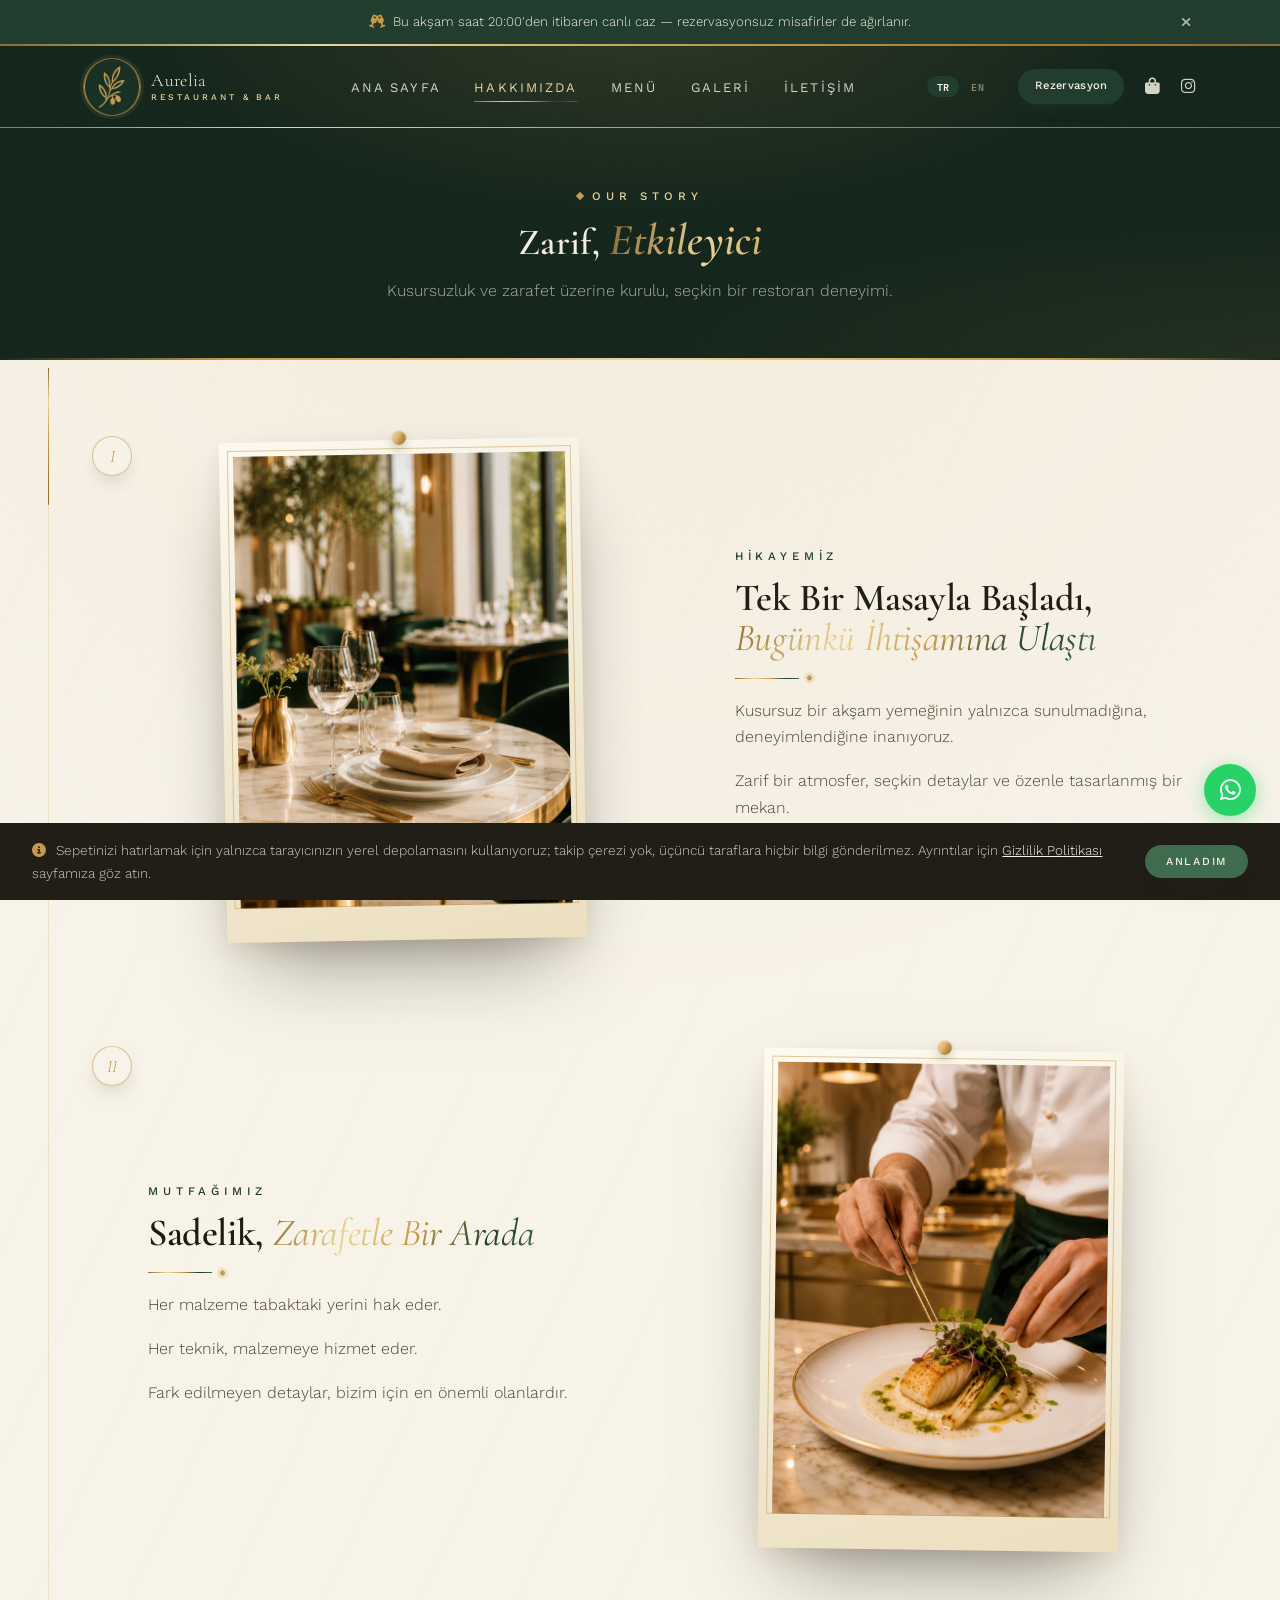
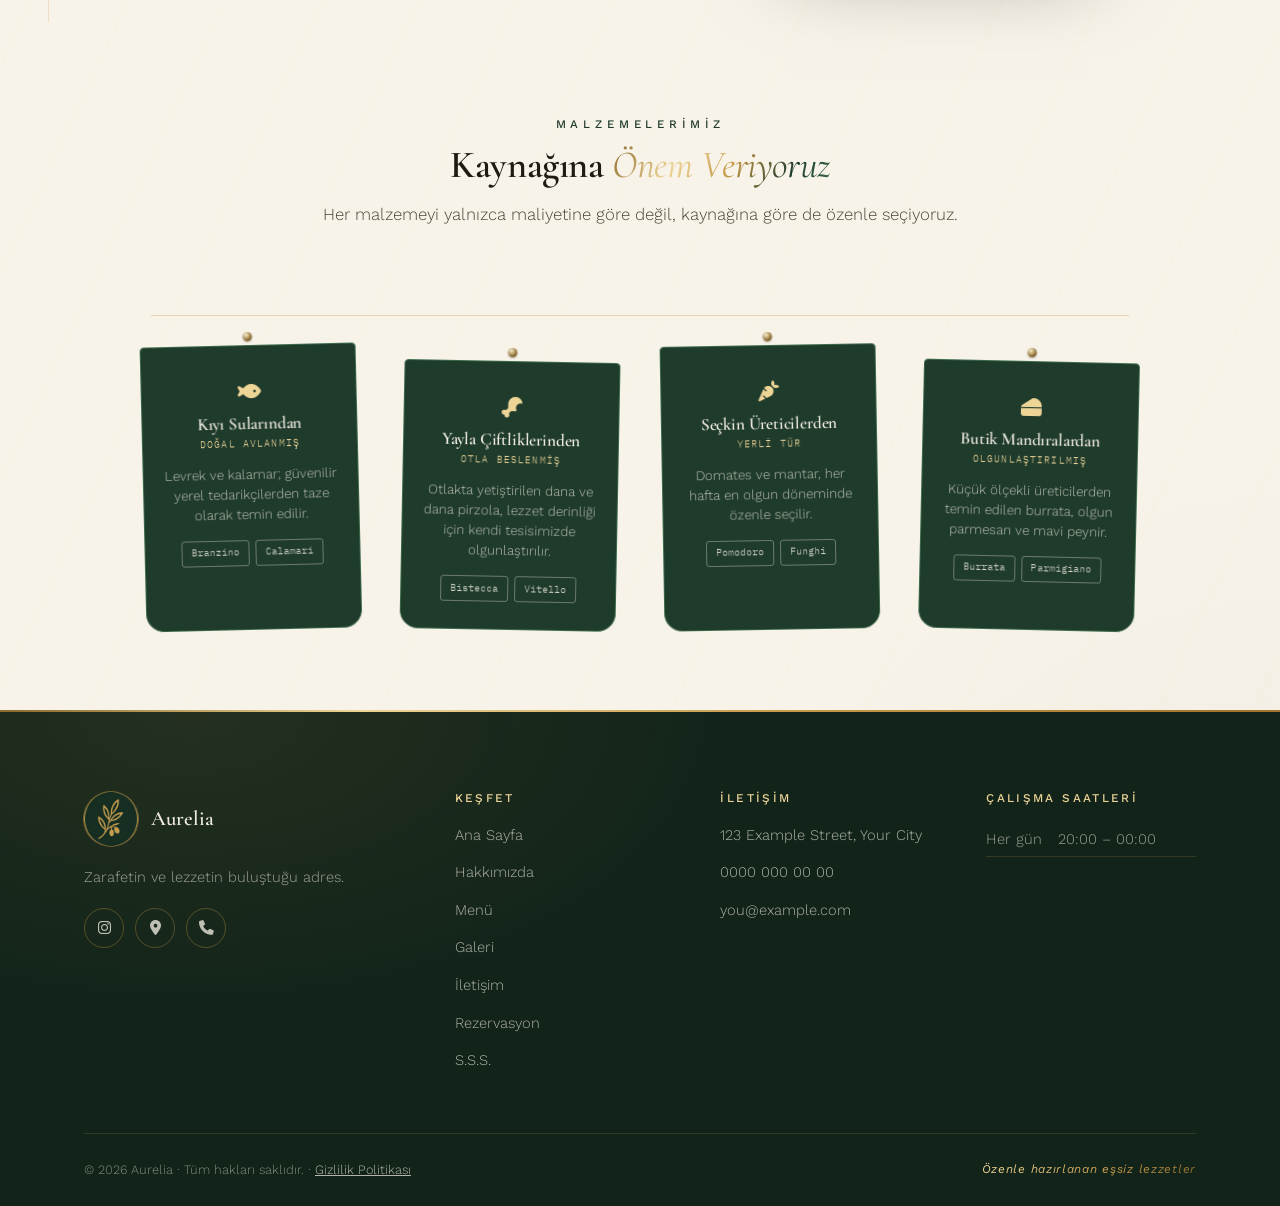
<file: about.html>
﻿<!DOCTYPE html>
<html lang="en">
<head>
<!-- © 2026 efnan.dev — All rights reserved. Licensed per LICENSE.txt; do not resell or redistribute this source as a standalone template/theme. -->
<meta charset="UTF-8">
<title>About · Aurelia</title>
<meta name="viewport" content="width=device-width, initial-scale=1.0">
<meta name="robots" content="index, follow">
<meta name="description" content="The story of Aurelia: seasonal ingredients, a chef-led kitchen, and a calm dining room in Your City.">
<meta name="theme-color" content="#F8F3E8">
<link rel="canonical" href="https://www.yourdomain.com/about.html">
<link rel="icon" href="assets/img/icon/favicon.png">
<link rel="apple-touch-icon" href="assets/img/icon/favicon.png">
<link rel="preconnect" href="https://fonts.googleapis.com">
<link rel="preconnect" href="https://fonts.gstatic.com" crossorigin>
<link href="https://fonts.googleapis.com/css2?family=Petrona:ital,wght@0,400..700;1,400..600&family=Work+Sans:wght@300;400;500;600&family=IBM+Plex+Mono:wght@400;500;600&family=Cormorant+Garamond:ital,wght@0,500;0,600;1,500;1,600&display=swap" rel="stylesheet">
<link rel="stylesheet" href="https://cdnjs.cloudflare.com/ajax/libs/font-awesome/6.5.1/css/all.min.css">
<link rel="stylesheet" href="assets/css/style.css?v=2.0">
<script type="application/ld+json">
{
  "@context":"https://schema.org",
  "@type":"Restaurant",
  "name":"Aurelia",
  "url":"https://www.yourdomain.com/",
  "telephone":"+900000000000",
  "address":{"@type":"PostalAddress","streetAddress":"123 Example Street","addressLocality":"Your City","addressCountry":"US"},
  "openingHoursSpecification":{"@type":"OpeningHoursSpecification","dayOfWeek":["Monday","Tuesday","Wednesday","Thursday","Friday","Saturday","Sunday"],"opens":"20:00","closes":"00:00"},
  "sameAs":["https://www.instagram.com/aurelia.restaurant/"]
}
</script>
</head>
<body class="has-photo-hero">

<!-- ANNOUNCEMENT BAR — edit the message below, or remove this whole block to disable -->
<div class="announce-bar">
  <div class="announce-bar-inner">
    <p><i class="fas fa-champagne-glasses"></i> <span data-i18n="announce-text">Tonight: Live Jazz from 8 PM — walk-ins welcome.</span></p>
    <button class="announce-close" aria-label="Dismiss announcement"><i class="fas fa-times"></i></button>
  </div>
</div>

<div class="loader">
  <div class="loader-icon-wrap"><img src="assets/img/icon/favicon.png" alt="Aurelia"></div>
  <span class="lname">AURELIA</span>
  <span class="loader-bar"><span></span></span>
</div>

<header class="site-header">
  <nav class="nav">
    <a href="index.html" class="brand">
      <img src="assets/img/icon/favicon.png" alt="Aurelia">
      <span class="brand-name">Aurelia<small>Restaurant & Bar</small></span>
    </a>
    <ul class="nav-links">
      <li><a href="index.html" data-i18n="nav-home">Home</a></li>
      <li><a href="about.html" class="active" data-i18n="nav-about">About</a></li>
      <li><a href="menu.html" data-i18n="nav-menu">Menu</a></li>
      <li><a href="gallery.html" data-i18n="nav-gallery">Gallery</a></li>
      <li><a href="contact.html" data-i18n="nav-contact">Contact</a></li>
    </ul>
    <div class="nav-right">
            <div class="lang-switch" role="group" aria-label="Language"><button type="button" data-lang="tr">TR</button><button type="button" data-lang="en">EN</button></div>
            <a href="reservation.html" class="nav-reserve-btn" data-i18n="nav-reserve-short">Reserve</a>
      <button class="icon-link cart-nav-btn" data-cart-open aria-label="Open cart">
        <i class="fas fa-bag-shopping"></i>
        <span class="cart-badge" style="display:none">0</span>
      </button>
<a class="icon-link" href="https://www.instagram.com/aurelia.restaurant/" target="_blank" rel="noopener" aria-label="Instagram"><i class="fab fa-instagram"></i></a>
      <button class="burger" aria-label="Menu"><span></span><span></span><span></span></button>
    </div>
  </nav>
</header>

<div class="mobile-nav">
  <button class="mobile-nav-close" aria-label="Close menu"><i class="fas fa-times"></i></button>
  <div class="mobile-nav-links">
    <a href="index.html" data-i18n="nav-home">Home</a>
    <a href="about.html" data-i18n="nav-about">About</a>
    <a href="menu.html" data-i18n="nav-menu">Menu</a>
    <a href="gallery.html" data-i18n="nav-gallery">Gallery</a>
    <a href="contact.html" data-i18n="nav-contact">Contact</a>
  </div>
  <div class="mobile-nav-foot">
    <a href="reservation.html" class="mobile-reserve-btn" data-i18n="nav-reserve">Reserve a Table</a>
    <div class="lang-switch" role="group" aria-label="Language"><button type="button" data-lang="tr">TR</button><button type="button" data-lang="en">EN</button></div>
    <div class="mobile-nav-social">
      <a href="https://www.instagram.com/aurelia.restaurant/" target="_blank" rel="noopener" aria-label="Instagram"><i class="fab fa-instagram"></i></a>
      <a href="tel:+900000000000" aria-label="Call Aurelia"><i class="fas fa-phone"></i></a>
    </div>
  </div>
</div>

<!-- PAGE HERO -->
<section class="page-hero">
  <div class="wrap">
    <span class="kicker">Our Story</span>
    <h1>
      <span data-i18n="story-title-1">Quietly</span>
      <span class="serif-italic copper-text" data-i18n="story-title-2">Exceptional</span>
    </h1>
    <p data-i18n="story-text">A neighborhood table built on patience, seasonality, and care.</p>
  </div>
</section>

<!-- STORY ARC — chapters I & II share one narrative spine -->
<section class="section wrap story-arc">
  <span class="story-progress" aria-hidden="true"></span>

  <div class="story-chapter">
    <div class="split-media reveal">
      <div class="polaroid polaroid--portrait tilt-l">
        <div class="polaroid-frame">
          <img src="assets/img/img2.webp?v=2.1" alt="Aurelia interior">
        </div>
      </div>
    </div>
    <div class="split-body reveal" data-d="1">
      <span class="chapter-num">I</span>
      <span class="kicker" data-i18n="about-kicker">Where It Began</span>

      <h2>
        <span data-i18n="about-title-1">A Room,</span>

        <span class="serif-italic copper-text" data-i18n="about-title-2">Built to Linger</span>
      </h2>

      <div class="rule"></div>

      <p data-i18n="about-text-1">A quiet belief that a great meal is shared, not simply served.</p>

      <p data-i18n="about-text-2">Warm wood, soft light, and a table built to hold a whole evening.</p>
    </div>
  </div>

  <div class="story-chapter reverse">
    <div class="split-media reveal">
      <div class="polaroid polaroid--portrait tilt-r">
        <div class="polaroid-frame">
          <img src="assets/img/img7.webp" alt="Chef plating a dish in Aurelia's kitchen" loading="lazy">
        </div>
      </div>
    </div>
    <div class="split-body reveal" data-d="1">
      <span class="chapter-num">II</span>
      <span class="kicker" data-i18n="beans-kicker">Our Kitchen</span>

      <h2>
        <span data-i18n="beans-title-1">Precision,</span>

        <span class="serif-italic copper-text" data-i18n="beans-title-2">Not Excess</span>
      </h2>

      <div class="rule"></div>

      <p data-i18n="beans-text-1">Every ingredient earns its place on the plate.</p>

      <p data-i18n="beans-text-2">Every technique serves the ingredient, never the other way around.</p>

      <p data-i18n="beans-text-3">The details you don't notice are the ones we notice most.</p>
    </div>
  </div>
</section>

<!-- INGREDIENT SOURCING (provenance ledger) -->
<section class="section wrap origins-section">
  <div class="section-head reveal" style="text-align:center;margin-inline:auto">
    <span class="kicker" data-i18n="origin-kicker">Our Ingredients</span>
    <h2>
      <span data-i18n="origin-title-1">Sourced with</span>
      <span class="serif-italic copper-text" data-i18n="origin-title-2"> Intention</span>
    </h2>
    <p data-i18n="origin-subtitle">Each ingredient chosen for where it comes from, not just what it costs.</p>
  </div>
  <div class="origins-row">
    <div class="origin-tag reveal" data-d="1">
      <span class="origin-tag-pin"></span>
      <i class="fas fa-fish origin-tag-icon"></i>
      <h4 data-i18n="origin-eth-name">Coastal Waters</h4>
      <span class="origin-region" data-i18n="origin-eth-region">Wild-Caught</span>
      <p data-i18n="origin-eth-desc">Sea bass, scallops and oysters, sourced fresh through local fishmongers.</p>
      <div class="origin-tags"><span>Branzino</span><span>Calamari</span></div>
    </div>
    <div class="origin-tag reveal" data-d="2">
      <span class="origin-tag-pin"></span>
      <i class="fas fa-drumstick-bite origin-tag-icon"></i>
      <h4 data-i18n="origin-col-name">Highland Farms</h4>
      <span class="origin-region" data-i18n="origin-col-region">Grass-Fed</span>
      <p data-i18n="origin-col-desc">Beef and lamb raised on pasture, aged in-house for depth of flavor.</p>
      <div class="origin-tags"><span>Bistecca</span><span>Vitello</span></div>
    </div>
    <div class="origin-tag reveal" data-d="3">
      <span class="origin-tag-pin"></span>
      <i class="fas fa-carrot origin-tag-icon"></i>
      <h4 data-i18n="origin-gua-name">Local Growers</h4>
      <span class="origin-region" data-i18n="origin-gua-region">Heirloom</span>
      <p data-i18n="origin-gua-desc">Seasonal vegetables and foraged herbs, picked at their peak each week.</p>
      <div class="origin-tags"><span>Pomodoro</span><span>Funghi</span></div>
    </div>
    <div class="origin-tag reveal" data-d="4">
      <span class="origin-tag-pin"></span>
      <i class="fas fa-cheese origin-tag-icon"></i>
      <h4 data-i18n="origin-ken-name">Artisan Dairies</h4>
      <span class="origin-region" data-i18n="origin-ken-region">Aged</span>
      <p data-i18n="origin-ken-desc">Burrata, aged parmesan and blue cheese from small-batch producers.</p>
      <div class="origin-tags"><span>Burrata</span><span>Parmigiano</span></div>
    </div>
  </div>
</section>

<!-- FOOTER -->
<footer class="site-footer">
  <div class="wrap">
    <div class="foot-grid">
      <div class="foot-col">
        <div class="foot-brand"><img src="assets/img/icon/favicon.png" alt="Aurelia"><b>Aurelia</b></div>
        <p data-i18n="foot-tag">A table worth making time for.</p>
        <div class="foot-social">
          <a href="https://www.instagram.com/aurelia.restaurant/" target="_blank" rel="noopener" aria-label="Instagram"><i class="fab fa-instagram"></i></a>
          <a href="https://maps.google.com/?q=123+Example+Street+Your+City" target="_blank" rel="noopener" aria-label="Location"><i class="fas fa-location-dot"></i></a>
          <a href="tel:+900000000000" aria-label="Phone"><i class="fas fa-phone"></i></a>
        </div>
      </div>
      <div class="foot-col">
        <h4 data-i18n="foot-explore">Explore</h4>
        <ul>
          <li><a href="index.html" data-i18n="nav-home">Home</a></li>
          <li><a href="about.html" data-i18n="nav-about">About</a></li>
          <li><a href="menu.html" data-i18n="nav-menu">Menu</a></li>
          <li><a href="gallery.html" data-i18n="nav-gallery">Gallery</a></li>
          <li><a href="contact.html" data-i18n="nav-contact">Contact</a></li>
          <li><a href="reservation.html" data-i18n="nav-reserve">Reserve a Table</a></li>
          <li><a href="faq.html" data-i18n="foot-nav-faq">FAQ</a></li>
        </ul>
      </div>
      <div class="foot-col">
        <h4 data-i18n="foot-contact">Contact</h4>
        <ul>
          <li>
  <a href="https://maps.google.com/?q=123+Example+Street+Your+City"
     target="_blank"
     rel="noopener"
     data-i18n="footer-address">123 Example Street, Your City</a>
</li>
          <li><a href="tel:+900000000000">0000 000 00 00</a></li>
          <li><a href="mailto:you@example.com">you@example.com</a></li>
        </ul>
      </div>
      <div class="foot-col">
        <h4 data-i18n="foot-hours">Opening Hours</h4>
        <div class="foot-hours">
          <div class="hr-row"><span data-i18n="foot-everyday">Every day</span><span>20:00 – 00:00</span></div>
        </div>
      </div>
    </div>
    <div class="foot-bottom">

  <p>
    © <span id="year">2026</span> Aurelia ·
    <span data-i18n="footer-rights">All rights reserved.</span> ·
    <a href="privacy-policy.html" data-i18n="footer-privacy" style="color:rgba(248,243,232,.7);text-decoration:underline">Privacy Policy</a>
  </p>

  <p class="made copper-text serif-italic" data-i18n="footer-slogan">Good food, always worth the table</p>

</div>
  </div>
</footer>

<a href="#" class="scroll-top" aria-label="Back to top"><i class="fas fa-arrow-up"></i></a>

<!-- CART DRAWER -->
<div class="cart-drawer" id="cartDrawer">
  <div class="cart-panel">
    <div class="cart-head">
      <h3><i class="fas fa-bag-shopping"></i> <span data-i18n="cart-title">Your Order</span></h3>
      <button class="cart-close" data-cart-close aria-label="Close cart"><i class="fas fa-times"></i></button>
    </div>
    <div class="cart-body" id="cartBody">
      <div class="cart-empty"><i class="fas fa-bag-shopping"></i><p data-i18n="cart-empty">Your cart is empty</p></div>
    </div>
    <div class="cart-footer" id="cartFooter" style="display:none">
      <div class="cart-total"><span data-i18n="cart-total-label">Total</span><span class="cart-total-value">$0</span></div>
      <button class="btn btn-primary cart-checkout" id="cartCheckoutBtn"><i class="fab fa-whatsapp"></i> <span data-i18n="cart-checkout-btn">Order via WhatsApp</span></button>
      <button class="cart-clear" id="cartClearBtn" data-i18n="cart-clear-btn">Clear cart</button>
    </div>
  </div>
</div>
<script src="assets/js/site-config.js?v=1"></script>
<script src="assets/js/app.js?v=2.3"></script>
<script src="assets/js/cart.js?v=2.0"></script>


<!-- WHATSAPP FLOAT -->
<a href="#" data-whatsapp-link data-whatsapp-text="Hi%2C%20I%27d%20like%20to%20know%20more%20about%20Aurelia." 
   class="whatsapp-float" target="_blank" rel="noopener" aria-label="Contact via WhatsApp">
  <i class="fab fa-whatsapp"></i>
</a>


</body>
</html>
</file>
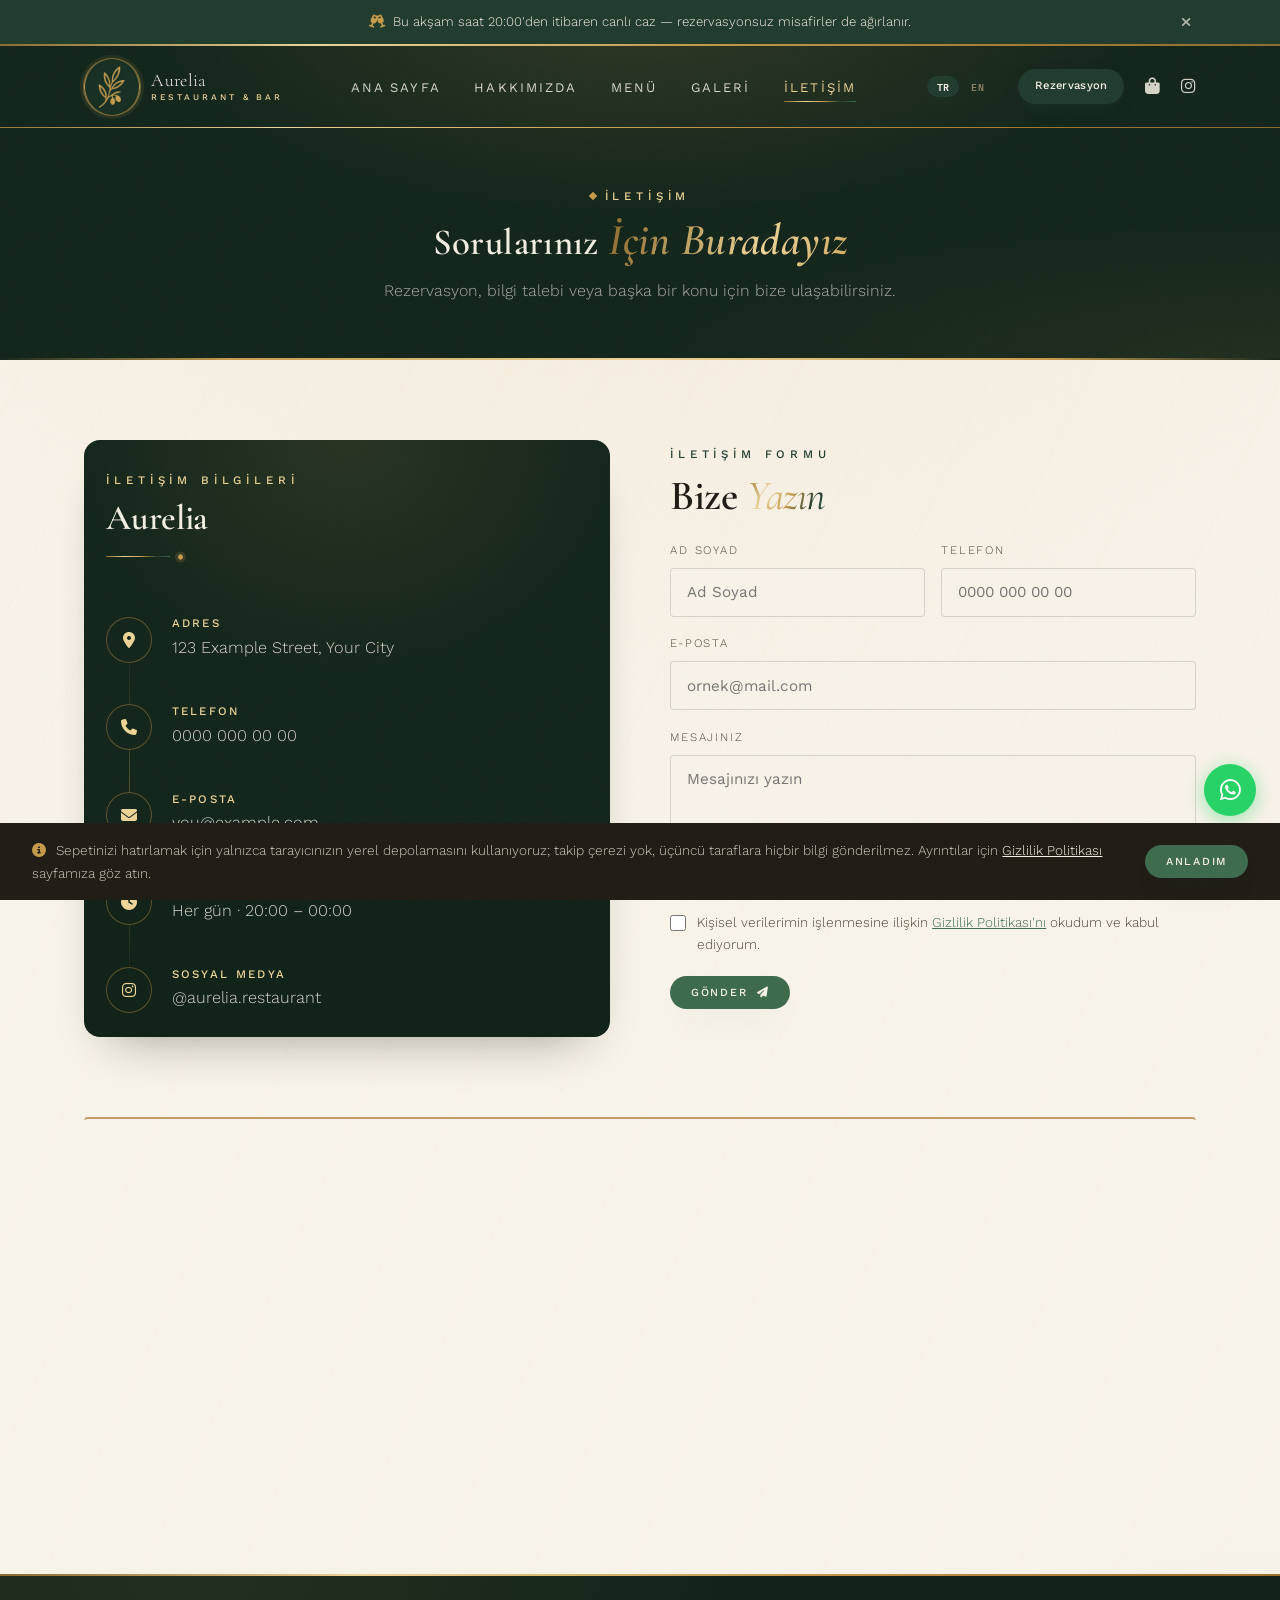
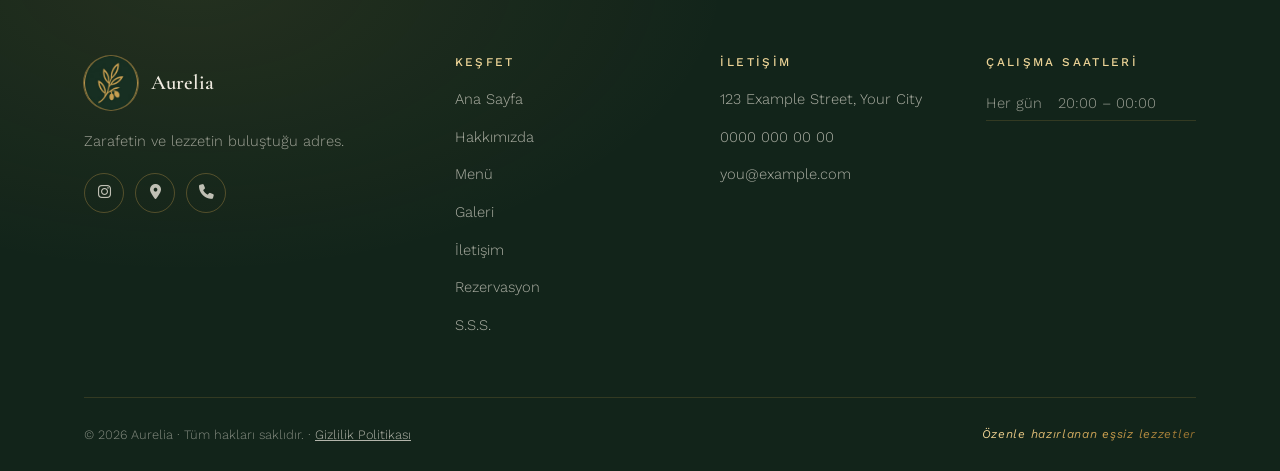
<file: contact.html>
﻿<!DOCTYPE html>
<html lang="en">
<head>
<!-- © 2026 efnan.dev — All rights reserved. Licensed per LICENSE.txt; do not resell or redistribute this source as a standalone template/theme. -->
<meta charset="UTF-8">
<title>Contact · Aurelia</title>
<meta name="viewport" content="width=device-width, initial-scale=1.0">
<meta name="robots" content="index, follow">
<meta name="description" content="Get in touch with Aurelia: 123 Example Street, Your City. Open every day 8 PM – Midnight.">
<meta name="theme-color" content="#F8F3E8">
<link rel="canonical" href="https://www.yourdomain.com/contact.html">
<link rel="icon" href="assets/img/icon/favicon.png">
<link rel="apple-touch-icon" href="assets/img/icon/favicon.png">
<link rel="preconnect" href="https://fonts.googleapis.com">
<link rel="preconnect" href="https://fonts.gstatic.com" crossorigin>
<link href="https://fonts.googleapis.com/css2?family=Petrona:ital,wght@0,400..700;1,400..600&family=Work+Sans:wght@300;400;500;600&family=IBM+Plex+Mono:wght@400;500;600&family=Cormorant+Garamond:ital,wght@0,500;0,600;1,500;1,600&display=swap" rel="stylesheet">
<link rel="stylesheet" href="https://cdnjs.cloudflare.com/ajax/libs/font-awesome/6.5.1/css/all.min.css">
<link rel="stylesheet" href="assets/css/style.css?v=2.0">


<script type="application/ld+json">
{
  "@context":"https://schema.org",
  "@type":"Restaurant",
  "name":"Aurelia",
  "url":"https://www.yourdomain.com/",
  "telephone":"+900000000000",
  "address":{"@type":"PostalAddress","streetAddress":"123 Example Street","addressLocality":"Your City","addressCountry":"US"},
  "openingHoursSpecification":{"@type":"OpeningHoursSpecification","dayOfWeek":["Monday","Tuesday","Wednesday","Thursday","Friday","Saturday","Sunday"],"opens":"20:00","closes":"00:00"},
  "sameAs":["https://www.instagram.com/aurelia.restaurant/"]
}
</script>
</head>
<body class="has-photo-hero">

<!-- ANNOUNCEMENT BAR — edit the message below, or remove this whole block to disable -->
<div class="announce-bar">
  <div class="announce-bar-inner">
    <p><i class="fas fa-champagne-glasses"></i> <span data-i18n="announce-text">Tonight: Live Jazz from 8 PM — walk-ins welcome.</span></p>
    <button class="announce-close" aria-label="Dismiss announcement"><i class="fas fa-times"></i></button>
  </div>
</div>

<div class="loader">
  <div class="loader-icon-wrap"><img src="assets/img/icon/favicon.png" alt="Aurelia"></div>
  <span class="lname">AURELIA</span>
  <span class="loader-bar"><span></span></span>
</div>

<header class="site-header">
  <nav class="nav">
    <a href="index.html" class="brand">
      <img src="assets/img/icon/favicon.png" alt="Aurelia">
      <span class="brand-name">Aurelia<small>Restaurant & Bar</small></span>
    </a>
    <ul class="nav-links">
      <li><a href="index.html" data-i18n="nav-home">Home</a></li>
      <li><a href="about.html" data-i18n="nav-about">About</a></li>
      <li><a href="menu.html" data-i18n="nav-menu">Menu</a></li>
      <li><a href="gallery.html" data-i18n="nav-gallery">Gallery</a></li>
      <li><a href="contact.html" class="active" data-i18n="nav-contact">Contact</a></li>
    </ul>
    <div class="nav-right">
            <div class="lang-switch" role="group" aria-label="Language"><button type="button" data-lang="tr">TR</button><button type="button" data-lang="en">EN</button></div>
            <a href="reservation.html" class="nav-reserve-btn" data-i18n="nav-reserve-short">Reserve</a>
      <button class="icon-link cart-nav-btn" data-cart-open aria-label="Open cart">
        <i class="fas fa-bag-shopping"></i>
        <span class="cart-badge" style="display:none">0</span>
      </button>
<a class="icon-link" href="https://www.instagram.com/aurelia.restaurant/" target="_blank" rel="noopener" aria-label="Instagram"><i class="fab fa-instagram"></i></a>
      <button class="burger" aria-label="Menu"><span></span><span></span><span></span></button>
    </div>
  </nav>
</header>

<div class="mobile-nav">
  <button class="mobile-nav-close" aria-label="Close menu"><i class="fas fa-times"></i></button>
  <div class="mobile-nav-links">
    <a href="index.html" data-i18n="nav-home">Home</a>
    <a href="about.html" data-i18n="nav-about">About</a>
    <a href="menu.html" data-i18n="nav-menu">Menu</a>
    <a href="gallery.html" data-i18n="nav-gallery">Gallery</a>
    <a href="contact.html" data-i18n="nav-contact">Contact</a>
  </div>
  <div class="mobile-nav-foot">
    <a href="reservation.html" class="mobile-reserve-btn" data-i18n="nav-reserve">Reserve a Table</a>
    <div class="lang-switch" role="group" aria-label="Language"><button type="button" data-lang="tr">TR</button><button type="button" data-lang="en">EN</button></div>
    <div class="mobile-nav-social">
      <a href="https://www.instagram.com/aurelia.restaurant/" target="_blank" rel="noopener" aria-label="Instagram"><i class="fab fa-instagram"></i></a>
      <a href="tel:+900000000000" aria-label="Call Aurelia"><i class="fas fa-phone"></i></a>
    </div>
  </div>
</div>

<section class="page-hero">
  <div class="wrap">
    <span class="kicker" data-i18n="contact-kicker">Contact</span>
    <h1>
      <span data-i18n="contact-title-1">At Your</span>
      <span class="serif-italic copper-text" data-i18n="contact-title-2">Service</span>
    </h1>
    <p data-i18n="contact-text">For reservations, questions, or anything else — we're here.</p>
  </div>
</section>

<!-- INFO + FORM -->
<section class="section wrap">
  <div class="contact-grid">
    <!-- LEFT: info -->
    <div class="reveal">
      <div class="info-card-group">
      <div class="info-card-head">
        <span class="kicker" data-i18n="info-kicker">Information</span>
        <h2>Aurelia</h2>
        <div class="rule"></div>
      </div>
      <div class="info-line">
      <div class="info-card">
        <div class="ic"><i class="fas fa-location-dot"></i></div>
        <div>
          <h3 data-i18n="address-title">Address</h3>
          <a href="https://maps.google.com/?q=123+Example+Street+Your+City" target="_blank" rel="noopener" data-i18n="footer-address">123 Example Street, Your City</a>
        </div>
      </div>
      <div class="info-card">
        <div class="ic"><i class="fas fa-phone"></i></div>
        <div>
          <h3 data-i18n="phone-title">Phone</h3>
          <a href="tel:+900000000000">0000 000 00 00</a>
        </div>
      </div>
      <div class="info-card">
        <div class="ic"><i class="fas fa-envelope"></i></div>
        <div>
          <h3 data-i18n="mail-title">E-mail</h3>
          <a href="mailto:you@example.com">you@example.com</a>
        </div>
      </div>
      <div class="info-card">
        <div class="ic"><i class="fas fa-clock"></i></div>
        <div>
          <h3 data-i18n="foot-hours">Opening Hours</h3>
          <p><span data-i18n="foot-everyday">Every day</span> · 20:00 – 00:00</p>
        </div>
      </div>
      <div class="info-card">
        <div class="ic"><i class="fab fa-instagram"></i></div>
        <div>
          <h3 data-i18n="social-title">Social</h3>
          <a href="https://www.instagram.com/aurelia.restaurant/" target="_blank" rel="noopener">@aurelia.restaurant</a>
        </div>
      </div>
      </div>
      </div>
    </div>

    <!-- RIGHT: form -->
    <div class="reveal" data-d="1">
      <span class="kicker" data-i18n="form-kicker">Contact Form</span>
      <h2 style="font-size:clamp(1.8rem,4vw,2.6rem);margin:.5rem 0 1.4rem">
        <span data-i18n="form-title-1">Send Us a</span>
        <span class="serif-italic copper-text" data-i18n="form-title-2">Message</span>
      </h2>

      <!-- FORM TOAST (success / error notification) -->
      <div id="formToast" style="
        display:none;
        margin-bottom:1.2rem;
        padding:.85rem 1.2rem;
        border-radius:var(--radius);
        font-size:.9rem;
        font-family:var(--body);
      "></div>

      <form id="contactForm" class="contact-form" novalidate>
        <div class="form-row">
          <div class="field">
            <label for="cf-name" data-i18n="label-name">Name</label>
            <input type="text" id="cf-name" name="from_name" required
                   placeholder="Your Full Name" data-i18n-ph="ph-name">
          </div>
          <div class="field">
            <label for="cf-phone" data-i18n="label-phone">Phone</label>
            <input type="tel" id="cf-phone" name="from_phone"
                   placeholder="0000 000 00 00" data-i18n-ph="ph-phone">
          </div>
        </div>
        <div class="field">
          <label for="cf-email" data-i18n="label-email">E-mail</label>
          <input type="email" id="cf-email" name="from_email" required
                 placeholder="example@mail.com" data-i18n-ph="ph-email">
        </div>
        <div class="field">
          <label for="cf-msg" data-i18n="label-message">Your Message</label>
          <textarea id="cf-msg" name="message" required
                    placeholder="How can we help you?" data-i18n-ph="ph-message"></textarea>
        </div>
        <label class="consent-row">
          <input type="checkbox" id="cf-consent" required>
          <span data-i18n="consent-text">I have read and accept the <a href="privacy-policy.html" target="_blank">Privacy Notice</a> regarding the processing of my personal data.</span>
        </label>
        <button type="submit" class="btn btn-primary" id="submitBtn">
          <span class="btn-text" data-i18n="send-btn">Send</span>
          <i class="fas fa-paper-plane arrow" id="btnIcon"></i>
        </button>
      </form>
    </div>
  </div>
</section>

<!-- MAP -->
<section class="wrap" style="padding-bottom:clamp(60px,9vw,120px)">
  <div class="map-frame reveal">
    <iframe
      src="https://www.google.com/maps?q=123+Example+Street+Your+City&output=embed"
      loading="lazy" referrerpolicy="no-referrer-when-downgrade" title="Aurelia konum"></iframe>
  </div>
</section>

<footer class="site-footer">
  <div class="wrap">
    <div class="foot-grid">
      <div class="foot-col">
        <div class="foot-brand"><img src="assets/img/icon/favicon.png" alt="Aurelia"><b>Aurelia</b></div>
        <p data-i18n="foot-tag">A table worth making time for.</p>
        <div class="foot-social">
          <a href="https://www.instagram.com/aurelia.restaurant/" target="_blank" rel="noopener" aria-label="Instagram"><i class="fab fa-instagram"></i></a>
          <a href="https://maps.google.com/?q=123+Example+Street+Your+City" target="_blank" rel="noopener" aria-label="Location"><i class="fas fa-location-dot"></i></a>
          <a href="tel:+900000000000" aria-label="Phone"><i class="fas fa-phone"></i></a>
        </div>
      </div>
      <div class="foot-col">
        <h4 data-i18n="foot-explore">Explore</h4>
        <ul>
          <li><a href="index.html" data-i18n="nav-home">Home</a></li>
          <li><a href="about.html" data-i18n="nav-about">About</a></li>
          <li><a href="menu.html" data-i18n="nav-menu">Menu</a></li>
          <li><a href="gallery.html" data-i18n="nav-gallery">Gallery</a></li>
          <li><a href="contact.html" data-i18n="nav-contact">Contact</a></li>
          <li><a href="reservation.html" data-i18n="nav-reserve">Reserve a Table</a></li>
          <li><a href="faq.html" data-i18n="foot-nav-faq">FAQ</a></li>
        </ul>
      </div>
      <div class="foot-col">
        <h4 data-i18n="foot-contact">Contact</h4>
        <ul>
          <li><a href="https://maps.google.com/?q=123+Example+Street+Your+City" target="_blank" rel="noopener" data-i18n="footer-address">123 Example Street, Your City</a></li>
          <li><a href="tel:+900000000000">0000 000 00 00</a></li>
          <li><a href="mailto:you@example.com">you@example.com</a></li>
        </ul>
      </div>
      <div class="foot-col">
        <h4 data-i18n="foot-hours">Opening Hours</h4>
        <div class="foot-hours">
          <div class="hr-row"><span data-i18n="foot-everyday">Every day</span><span>20:00 – 00:00</span></div>
        </div>
      </div>
    </div>
    <div class="foot-bottom">
      <p>© <span id="year">2026</span> Aurelia · <span data-i18n="footer-rights">All rights reserved.</span> · <a href="privacy-policy.html" data-i18n="footer-privacy" style="color:rgba(248,243,232,.7);text-decoration:underline">Privacy Policy</a></p>
      <p class="made copper-text serif-italic" data-i18n="footer-slogan">Good food, always worth the table</p>
    </div>
  </div>
</footer>

<a href="#" class="scroll-top" aria-label="Back to top"><i class="fas fa-arrow-up"></i></a>

<!-- CART DRAWER -->
<div class="cart-drawer" id="cartDrawer">
  <div class="cart-panel">
    <div class="cart-head">
      <h3><i class="fas fa-bag-shopping"></i> <span data-i18n="cart-title">Your Order</span></h3>
      <button class="cart-close" data-cart-close aria-label="Close cart"><i class="fas fa-times"></i></button>
    </div>
    <div class="cart-body" id="cartBody">
      <div class="cart-empty"><i class="fas fa-bag-shopping"></i><p data-i18n="cart-empty">Your cart is empty</p></div>
    </div>
    <div class="cart-footer" id="cartFooter" style="display:none">
      <div class="cart-total"><span data-i18n="cart-total-label">Total</span><span class="cart-total-value">$0</span></div>
      <button class="btn btn-primary cart-checkout" id="cartCheckoutBtn"><i class="fab fa-whatsapp"></i> <span data-i18n="cart-checkout-btn">Order via WhatsApp</span></button>
      <button class="cart-clear" id="cartClearBtn" data-i18n="cart-clear-btn">Clear cart</button>
    </div>
  </div>
</div>

<script src="assets/js/site-config.js?v=1"></script>
<script src="assets/js/app.js?v=2.3"></script>
<script src="assets/js/cart.js?v=2.0"></script>

<!-- CONTACT FORM HANDLER -->
<script>

(function(){
  const form      = document.getElementById('contactForm');
  const toast     = document.getElementById('formToast');
  const submitBtn = document.getElementById('submitBtn');
  const btnText   = submitBtn.querySelector('.btn-text');
  const btnIcon   = document.getElementById('btnIcon');

  function showToast(msg, ok){
    toast.textContent = msg;
    toast.style.display = 'block';
    toast.style.background   = ok ? 'rgba(196,136,79,.15)' : 'rgba(156,74,50,.18)';
    toast.style.border       = ok ? '1px solid rgba(196,136,79,.35)' : '1px solid rgba(156,74,50,.4)';
    toast.style.color        = ok ? '#e0b07a' : '#e07a6a';
    if(ok) setTimeout(()=>{ toast.style.display='none'; }, 5000);
  }

  /* Form messages */
  const FORM_MSGS = {
    sending:    'Sending…',
    send:       'Send',
    noName:     'Please enter your name.',
    badEmail:   'Please enter a valid e-mail address.',
    noMsg:      'Message field cannot be empty.',
    noConsent:  'Please accept the Privacy Notice to continue.',
    success:    '✓ Opening WhatsApp with your message — just hit send there!',
    error:      'An error occurred while sending. Please try again.'
  };
  function fm(){ return FORM_MSGS; }

  function setLoading(loading){
    submitBtn.disabled = loading;
    if(loading){
      btnText.textContent = fm().sending;
      btnIcon.className   = 'fas fa-spinner fa-spin arrow';
    } else {
      btnText.textContent = fm().send;
      btnIcon.className   = 'fas fa-paper-plane arrow';
    }
  }

  /* Client-side validation */
  function validate(){
    const name  = document.getElementById('cf-name').value.trim();
    const email = document.getElementById('cf-email').value.trim();
    const msg   = document.getElementById('cf-msg').value.trim();
    if(!name)  { showToast(fm().noName, false); return false; }
    if(!email || !/^[^\s@]+@[^\s@]+\.[^\s@]+$/.test(email)){
      showToast(fm().badEmail, false); return false;
    }
    if(!msg)   { showToast(fm().noMsg, false); return false; }
    if(!document.getElementById('cf-consent').checked){
      showToast(fm().noConsent, false); return false;
    }
    return true;
  }

  form.addEventListener('submit', function(e){
    e.preventDefault();
    toast.style.display = 'none';
    if(!validate()) return;
    setLoading(true);

    const name    = document.getElementById('cf-name').value.trim();
    const phone   = document.getElementById('cf-phone') ? document.getElementById('cf-phone').value.trim() : '';
    const email   = document.getElementById('cf-email').value.trim();
    const message = document.getElementById('cf-msg').value.trim();

    try {
      const WHATSAPP_PHONE = (window.SITE_CONFIG && window.SITE_CONFIG.whatsapp) || '900000000000'; // set in assets/js/site-config.js
      let msg = `Hi, my name is ${name}.\n`;
      if (phone) msg += `Phone: ${phone}\n`;
      msg += `E-mail: ${email}\n\n${message}`;
      window.open(`https://wa.me/${WHATSAPP_PHONE}?text=${encodeURIComponent(msg)}`, '_blank', 'noopener');

      setLoading(false);
      showToast(fm().success, true);
      form.reset();
    } catch(err) {
      setLoading(false);
      showToast(fm().error, false);
      console.error('Form submission error:', err);
    }
  });
})();
</script>

<!-- WHATSAPP FLOAT -->
<a href="#" data-whatsapp-link data-whatsapp-text="Hi%2C%20I%27d%20like%20to%20know%20more%20about%20Aurelia."
   class="whatsapp-float" target="_blank" rel="noopener" aria-label="Contact via WhatsApp">
  <i class="fab fa-whatsapp"></i>
</a>

</body>
</html>
</file>
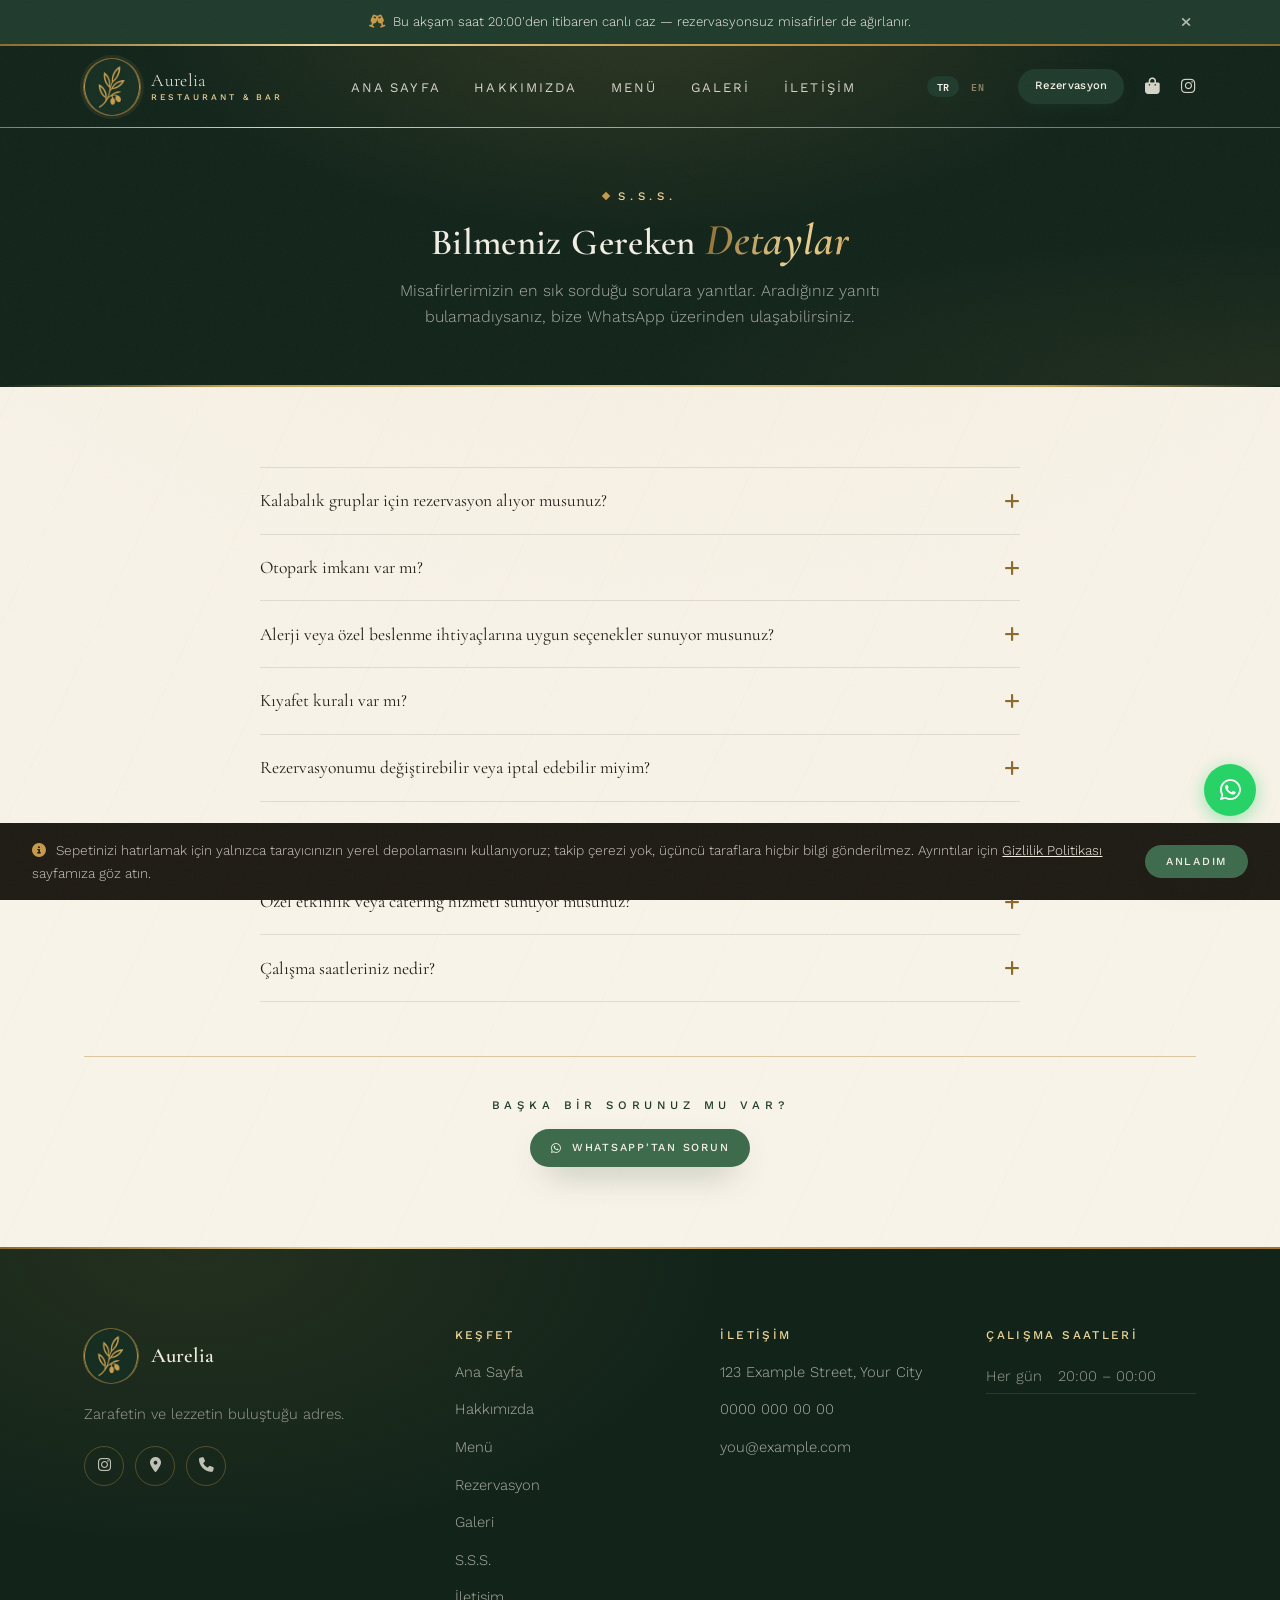
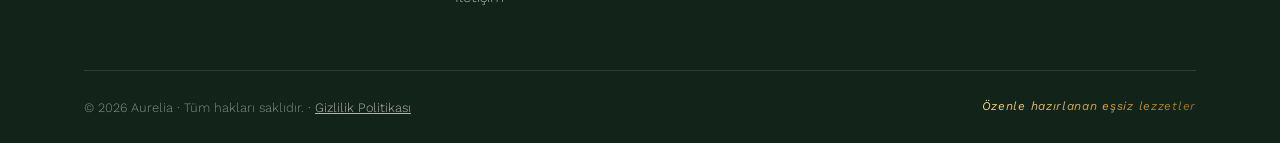
<file: faq.html>
﻿<!DOCTYPE html>
<html lang="en">
<head>
<!-- © 2026 efnan.dev — All rights reserved. Licensed per LICENSE.txt; do not resell or redistribute this source as a standalone template/theme. -->
<meta charset="UTF-8">
<title>S.S.S. · Aurelia</title>
<meta name="viewport" content="width=device-width, initial-scale=1.0">
<meta name="robots" content="index, follow">
<meta name="description" content="Aurelia hakkında rezervasyon, özel beslenme ihtiyaçları, otopark ve daha fazlası için sıkça sorulan sorular.">
<meta name="theme-color" content="#F8F3E8">
<link rel="canonical" href="https://www.yourdomain.com/faq.html">
<link rel="icon" href="assets/img/icon/favicon.png">
<link rel="apple-touch-icon" href="assets/img/icon/favicon.png">
<link rel="preconnect" href="https://fonts.googleapis.com">
<link rel="preconnect" href="https://fonts.gstatic.com" crossorigin>
<link href="https://fonts.googleapis.com/css2?family=Petrona:ital,wght@0,400..700;1,400..600&family=Work+Sans:wght@300;400;500;600&family=IBM+Plex+Mono:wght@400;500;600&family=Cormorant+Garamond:ital,wght@0,500;0,600;1,500;1,600&display=swap" rel="stylesheet">
<link rel="stylesheet" href="https://cdnjs.cloudflare.com/ajax/libs/font-awesome/6.5.1/css/all.min.css">
<link rel="stylesheet" href="assets/css/style.css?v=2.0">

<script type="application/ld+json">
{
  "@context":"https://schema.org",
  "@type":"FAQPage",
  "mainEntity":[
    {"@type":"Question","name":"Kalabalık gruplar için rezervasyon alıyor musunuz?","acceptedAnswer":{"@type":"Answer","text":"Evet — 10 kişiye kadar olan gruplar için online rezervasyon formumuzu kullanabilirsiniz. Daha kalabalık gruplar için lütfen bizi doğrudan arayın; size en uygun masa ve saati birlikte planlayalım."}},
    {"@type":"Question","name":"Otopark imkanı var mı?","acceptedAnswer":{"@type":"Answer","text":"Yakın çevrede cadde üzeri park imkanı bulunmaktadır; ayrıca kısa yürüme mesafesinde bir umumi otopark mevcuttur. Hafta sonu akşamları vale hizmeti sunulmaktadır."}},
    {"@type":"Question","name":"Alerji veya özel beslenme ihtiyaçlarına uygun seçenekler sunuyor musunuz?","acceptedAnswer":{"@type":"Answer","text":"Elbette. Rezervasyon sırasında alerjilerinizi veya beslenme ihtiyaçlarınızı belirtebilir, ya da masanıza geldiğinizde personelimize iletebilirsiniz — mutfağımız çoğu tabağı isteğinize göre uyarlamaktan memnuniyet duyar."}},
    {"@type":"Question","name":"Kıyafet kuralı var mı?","acceptedAnswer":{"@type":"Answer","text":"Şık-günlük bir kıyafet öneriyoruz. Kesin bir kıyafet kuralı olmamakla birlikte, akşam saatlerinde plaj kıyafeti veya spor kıyafeti tercih edilmemesini rica ediyoruz."}},
    {"@type":"Question","name":"Rezervasyonumu değiştirebilir veya iptal edebilir miyim?","acceptedAnswer":{"@type":"Answer","text":"Evet, bize WhatsApp üzerinden yazmanız veya adınız ve rezervasyon saatinizle birlikte aramanız yeterli, sizin için güncelleriz — mümkünse birkaç saat önceden haber vermenizi rica ederiz."}},
    {"@type":"Question","name":"Özel etkinlik veya catering hizmeti sunuyor musunuz?","acceptedAnswer":{"@type":"Answer","text":"Evet — samimi akşam yemeklerinden mekanın tamamının kiralanmasına kadar çeşitli seçenekler sunuyoruz. Etkinliğinizi planlamak için bize WhatsApp üzerinden ulaşabilirsiniz."}}
  ]
}
</script>
</head>
<body class="has-photo-hero">

<!-- ANNOUNCEMENT BAR — edit the message below, or remove this whole block to disable -->
<div class="announce-bar">
  <div class="announce-bar-inner">
    <p><i class="fas fa-champagne-glasses"></i> <span data-i18n="announce-text">Tonight: Live Jazz from 8 PM — walk-ins welcome.</span></p>
    <button class="announce-close" aria-label="Dismiss announcement"><i class="fas fa-times"></i></button>
  </div>
</div>

<div class="loader">
  <div class="loader-icon-wrap"><img src="assets/img/icon/favicon.png" alt="Aurelia"></div>
  <span class="lname">AURELIA</span>
  <span class="loader-bar"><span></span></span>
</div>

<header class="site-header">
  <nav class="nav">
    <a href="index.html" class="brand">
      <img src="assets/img/icon/favicon.png" alt="Aurelia">
      <span class="brand-name">Aurelia<small>Restaurant & Bar</small></span>
    </a>
    <ul class="nav-links">
      <li><a href="index.html" data-i18n="nav-home">Home</a></li>
      <li><a href="about.html" data-i18n="nav-about">About</a></li>
      <li><a href="menu.html" data-i18n="nav-menu">Menu</a></li>
      <li><a href="gallery.html" data-i18n="nav-gallery">Gallery</a></li>
      <li><a href="contact.html" data-i18n="nav-contact">Contact</a></li>
    </ul>
    <div class="nav-right">
      <div class="lang-switch" role="group" aria-label="Language"><button type="button" data-lang="tr">TR</button><button type="button" data-lang="en">EN</button></div>
            <a href="reservation.html" class="nav-reserve-btn" data-i18n="nav-reserve-short">Reserve</a>
      <button class="icon-link cart-nav-btn" data-cart-open aria-label="Open cart">
        <i class="fas fa-bag-shopping"></i>
        <span class="cart-badge" style="display:none">0</span>
      </button>
      <a class="icon-link" href="https://www.instagram.com/aurelia.restaurant/" target="_blank" rel="noopener" aria-label="Instagram"><i class="fab fa-instagram"></i></a>
      <button class="burger" aria-label="Menu"><span></span><span></span><span></span></button>
    </div>
  </nav>
</header>

<div class="mobile-nav">
  <button class="mobile-nav-close" aria-label="Close menu"><i class="fas fa-times"></i></button>
  <div class="mobile-nav-links">
    <a href="index.html" data-i18n="nav-home">Home</a>
    <a href="about.html" data-i18n="nav-about">About</a>
    <a href="menu.html" data-i18n="nav-menu">Menu</a>
    <a href="gallery.html" data-i18n="nav-gallery">Gallery</a>
    <a href="contact.html" data-i18n="nav-contact">Contact</a>
  </div>
  <div class="mobile-nav-foot">
    <a href="reservation.html" class="mobile-reserve-btn" data-i18n="nav-reserve">Reserve a Table</a>
    <div class="lang-switch" role="group" aria-label="Language"><button type="button" data-lang="tr">TR</button><button type="button" data-lang="en">EN</button></div>
    <div class="mobile-nav-social">
      <a href="https://www.instagram.com/aurelia.restaurant/" target="_blank" rel="noopener" aria-label="Instagram"><i class="fab fa-instagram"></i></a>
      <a href="tel:+900000000000" aria-label="Call Aurelia"><i class="fas fa-phone"></i></a>
    </div>
  </div>
</div>

<section class="page-hero">
  <div class="wrap">
    <span class="kicker" data-i18n="faq-kicker">FAQ</span>
    <h1>
      <span data-i18n="faq-title-1">Good to</span>
      <span class="serif-italic copper-text" data-i18n="faq-title-2">Know</span>
    </h1>
    <p data-i18n="faq-intro">Answers to what our guests ask most. Can't find yours? Message us on WhatsApp.</p>
  </div>
</section>

<section class="section wrap">
  <div class="faq-list" style="max-width:760px;margin-inline:auto">

    <div class="faq-item">
      <button class="faq-q" aria-expanded="false">
        <span data-i18n="faq-q1">Do you take reservations for large groups?</span>
        <i class="fas fa-plus faq-icon"></i>
      </button>
      <div class="faq-a">
        <p data-i18n="faq-a1">Yes — for parties of up to 10, use our <a href="reservation.html">online reservation form</a>. For larger groups, please call us directly at <a href="tel:+900000000000">0000 000 00 00</a> so we can arrange the right table and timing.</p>
      </div>
    </div>

    <div class="faq-item">
      <button class="faq-q" aria-expanded="false">
        <span data-i18n="faq-q2">Is there parking available?</span>
        <i class="fas fa-plus faq-icon"></i>
      </button>
      <div class="faq-a">
        <p data-i18n="faq-a2">Street parking is available nearby, and there's a public parking garage within a short walking distance. Valet service is available on weekend evenings.</p>
      </div>
    </div>

    <div class="faq-item">
      <button class="faq-q" aria-expanded="false">
        <span data-i18n="faq-q3">Can you accommodate dietary restrictions or allergies?</span>
        <i class="fas fa-plus faq-icon"></i>
      </button>
      <div class="faq-a">
        <p data-i18n="faq-a3">Absolutely. Please note any allergies or dietary needs when you make your reservation, or let your server know when you arrive — our kitchen is happy to adapt most dishes.</p>
      </div>
    </div>

    <div class="faq-item">
      <button class="faq-q" aria-expanded="false">
        <span data-i18n="faq-q4">Is there a dress code?</span>
        <i class="fas fa-plus faq-icon"></i>
      </button>
      <div class="faq-a">
        <p data-i18n="faq-a4">We recommend smart casual attire. There's no strict dress code, but we ask guests to avoid beachwear or athletic wear in the evening.</p>
      </div>
    </div>

    <div class="faq-item">
      <button class="faq-q" aria-expanded="false">
        <span data-i18n="faq-q5">Can I modify or cancel my reservation?</span>
        <i class="fas fa-plus faq-icon"></i>
      </button>
      <div class="faq-a">
        <p data-i18n="faq-a5">Yes — just message us on WhatsApp or call with your name and reservation time, and we'll update it for you. We appreciate a few hours' notice when possible.</p>
      </div>
    </div>

    <div class="faq-item">
      <button class="faq-q" aria-expanded="false">
        <span data-i18n="faq-q6">Do you have vegetarian or vegan options?</span>
        <i class="fas fa-plus faq-icon"></i>
      </button>
      <div class="faq-a">
        <p data-i18n="faq-a6">Yes, several dishes on our <a href="menu.html">menu</a> are vegetarian, and we're glad to prepare vegan alternatives on request — just let your server know.</p>
      </div>
    </div>

    <div class="faq-item">
      <button class="faq-q" aria-expanded="false">
        <span data-i18n="faq-q7">Do you host private events or offer catering?</span>
        <i class="fas fa-plus faq-icon"></i>
      </button>
      <div class="faq-a">
        <p data-i18n="faq-a7">Yes — from intimate dinners to full restaurant buyouts. Message us on WhatsApp to start planning.</p>
      </div>
    </div>

    <div class="faq-item">
      <button class="faq-q" aria-expanded="false">
        <span data-i18n="faq-q8">What are your opening hours?</span>
        <i class="fas fa-plus faq-icon"></i>
      </button>
      <div class="faq-a">
        <p data-i18n="faq-a8">We're open every day from 8 PM to midnight.</p>
      </div>
    </div>

  </div>

  <div style="text-align:center;margin-top:3.4rem;padding-top:2.4rem;border-top:1px solid var(--bg-line)">
    <span class="kicker" style="display:block;margin-bottom:.9rem" data-i18n="faq-still-kicker">Still Have a Question?</span>
    <a href="#" data-whatsapp-link data-whatsapp-text="Hi%2C%20I%20have%20a%20question%20about%20Aurelia." target="_blank" rel="noopener" class="btn btn-primary">
      <i class="fab fa-whatsapp"></i> <span data-i18n="faq-ask-btn">Ask on WhatsApp</span>
    </a>
  </div>
</section>

<footer class="site-footer">
  <div class="wrap">
    <div class="foot-grid">
      <div class="foot-col">
        <div class="foot-brand"><img src="assets/img/icon/favicon.png" alt="Aurelia"><b>Aurelia</b></div>
        <p data-i18n="foot-tag">A table worth making time for.</p>
        <div class="foot-social">
          <a href="https://www.instagram.com/aurelia.restaurant/" target="_blank" rel="noopener" aria-label="Instagram"><i class="fab fa-instagram"></i></a>
          <a href="https://maps.google.com/?q=123+Example+Street+Your+City" target="_blank" rel="noopener" aria-label="Location"><i class="fas fa-location-dot"></i></a>
          <a href="tel:+900000000000" aria-label="Phone"><i class="fas fa-phone"></i></a>
        </div>
      </div>
      <div class="foot-col">
        <h4 data-i18n="foot-explore">Explore</h4>
        <ul>
          <li><a href="index.html" data-i18n="nav-home">Home</a></li>
          <li><a href="about.html" data-i18n="nav-about">About</a></li>
          <li><a href="menu.html" data-i18n="nav-menu">Menu</a></li>
          <li><a href="reservation.html" data-i18n="nav-reserve">Reserve a Table</a></li>
          <li><a href="gallery.html" data-i18n="nav-gallery">Gallery</a></li>
          <li><a href="faq.html" data-i18n="foot-nav-faq">FAQ</a></li>
          <li><a href="contact.html" data-i18n="nav-contact">Contact</a></li>
        </ul>
      </div>
      <div class="foot-col">
        <h4 data-i18n="foot-contact">Contact</h4>
        <ul>
          <li><a href="https://maps.google.com/?q=123+Example+Street+Your+City" target="_blank" rel="noopener" data-i18n="footer-address">123 Example Street, Your City</a></li>
          <li><a href="tel:+900000000000">0000 000 00 00</a></li>
          <li><a href="mailto:you@example.com">you@example.com</a></li>
        </ul>
      </div>
      <div class="foot-col">
        <h4 data-i18n="foot-hours">Opening Hours</h4>
        <div class="foot-hours">
          <div class="hr-row"><span data-i18n="foot-everyday">Every day</span><span>20:00 – 00:00</span></div>
        </div>
      </div>
    </div>
    <div class="foot-bottom">
      <p>© <span id="year">2026</span> Aurelia · <span data-i18n="footer-rights">All rights reserved.</span> · <a href="privacy-policy.html" data-i18n="footer-privacy" style="color:rgba(248,243,232,.7);text-decoration:underline">Privacy Policy</a></p>
      <p class="made copper-text serif-italic" data-i18n="footer-slogan">Good food, always worth the table</p>
    </div>
  </div>
</footer>

<a href="#" class="scroll-top" aria-label="Back to top"><i class="fas fa-arrow-up"></i></a>

<!-- CART DRAWER -->
<div class="cart-drawer" id="cartDrawer">
  <div class="cart-panel">
    <div class="cart-head">
      <h3><i class="fas fa-bag-shopping"></i> <span data-i18n="cart-title">Your Order</span></h3>
      <button class="cart-close" data-cart-close aria-label="Close cart"><i class="fas fa-times"></i></button>
    </div>
    <div class="cart-body" id="cartBody">
      <div class="cart-empty"><i class="fas fa-bag-shopping"></i><p data-i18n="cart-empty">Your cart is empty</p></div>
    </div>
    <div class="cart-footer" id="cartFooter" style="display:none">
      <div class="cart-total"><span data-i18n="cart-total-label">Total</span><span class="cart-total-value">$0</span></div>
      <button class="btn btn-primary cart-checkout" id="cartCheckoutBtn"><i class="fab fa-whatsapp"></i> <span data-i18n="cart-checkout-btn">Order via WhatsApp</span></button>
      <button class="cart-clear" id="cartClearBtn" data-i18n="cart-clear-btn">Clear cart</button>
    </div>
  </div>
</div>

<script src="assets/js/site-config.js?v=1"></script>
<script src="assets/js/app.js?v=2.3"></script>
<script src="assets/js/cart.js?v=2.0"></script>

<!-- WHATSAPP FLOAT -->
<a href="#" data-whatsapp-link data-whatsapp-text="Hi%2C%20I%27d%20like%20to%20know%20more%20about%20Aurelia."
   class="whatsapp-float" target="_blank" rel="noopener" aria-label="Contact via WhatsApp">
  <i class="fab fa-whatsapp"></i>
</a>

<script>
document.querySelectorAll('.faq-q').forEach(btn => {
  btn.addEventListener('click', () => {
    const item = btn.closest('.faq-item');
    const isOpen = item.classList.contains('open');
    document.querySelectorAll('.faq-item.open').forEach(el => {
      el.classList.remove('open');
      el.querySelector('.faq-q').setAttribute('aria-expanded', 'false');
    });
    if (!isOpen) {
      item.classList.add('open');
      btn.setAttribute('aria-expanded', 'true');
    }
  });
});
</script>

</body>
</html>
</file>
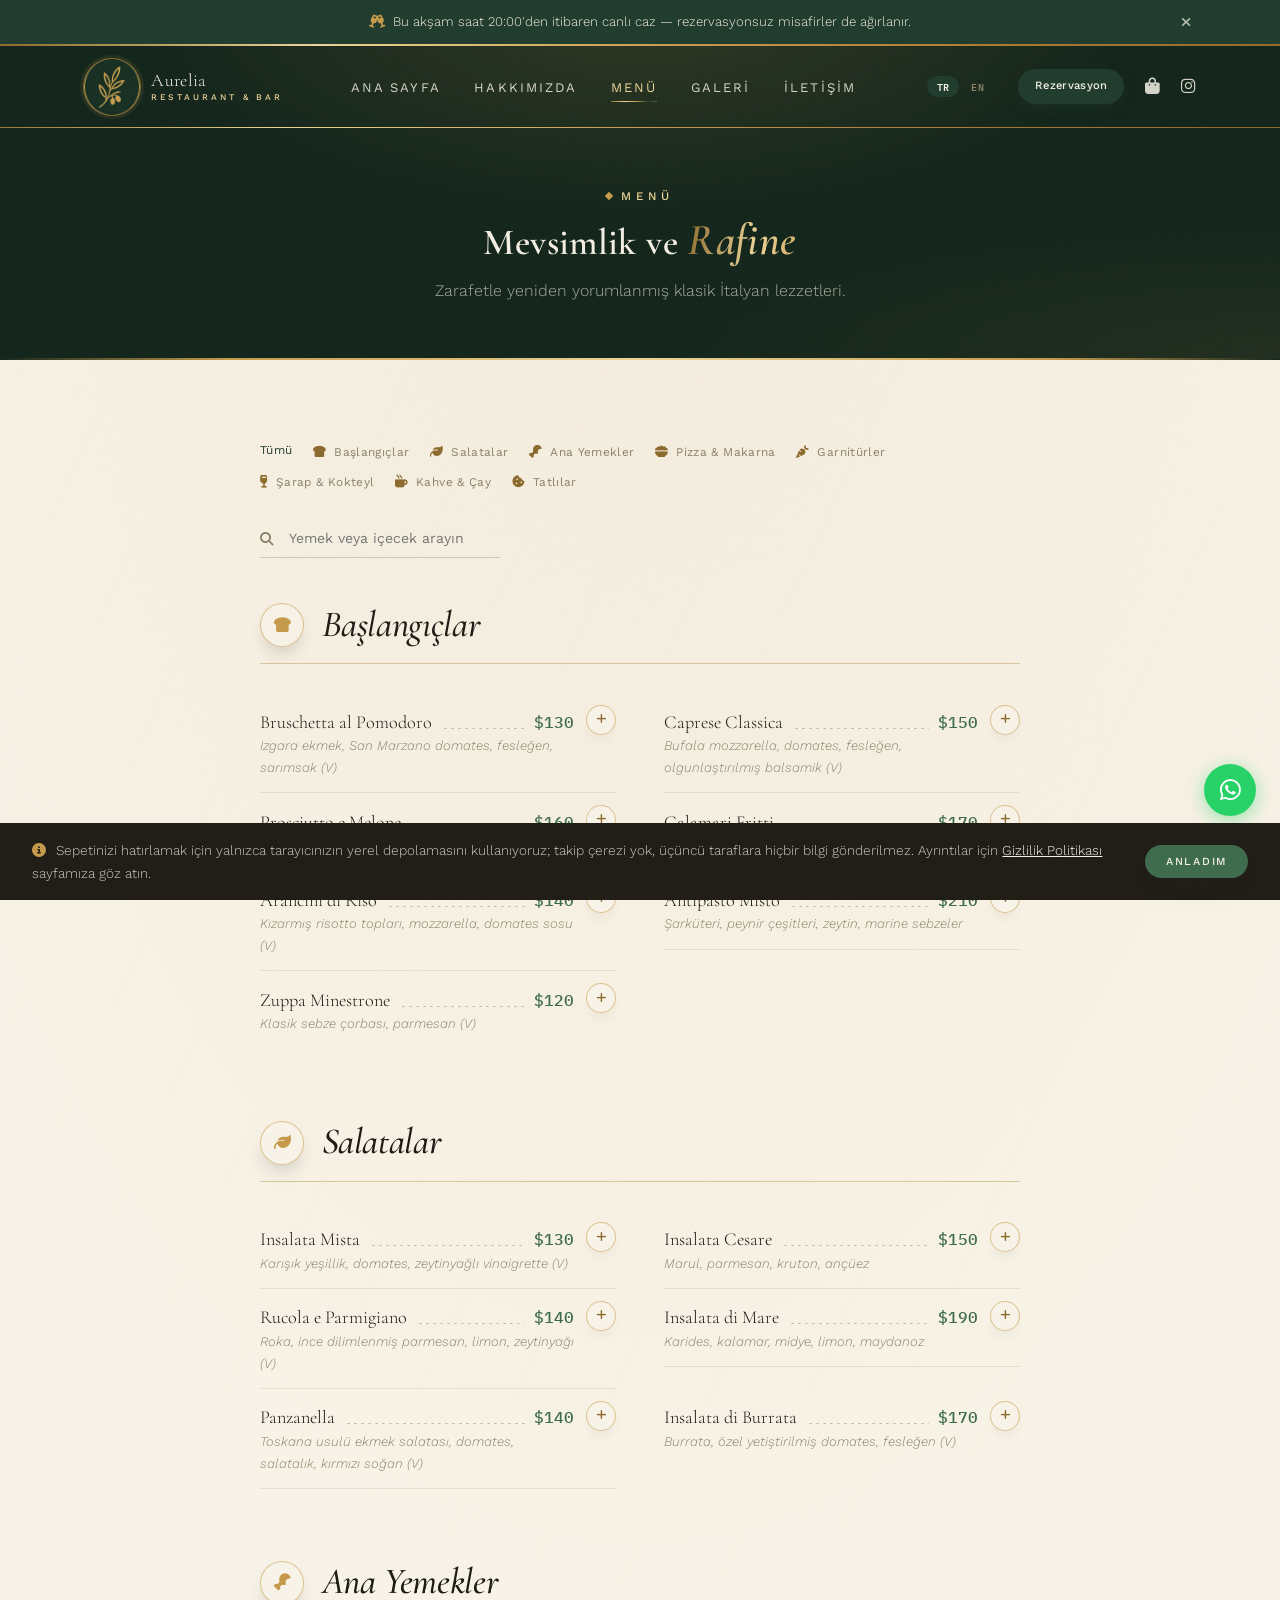
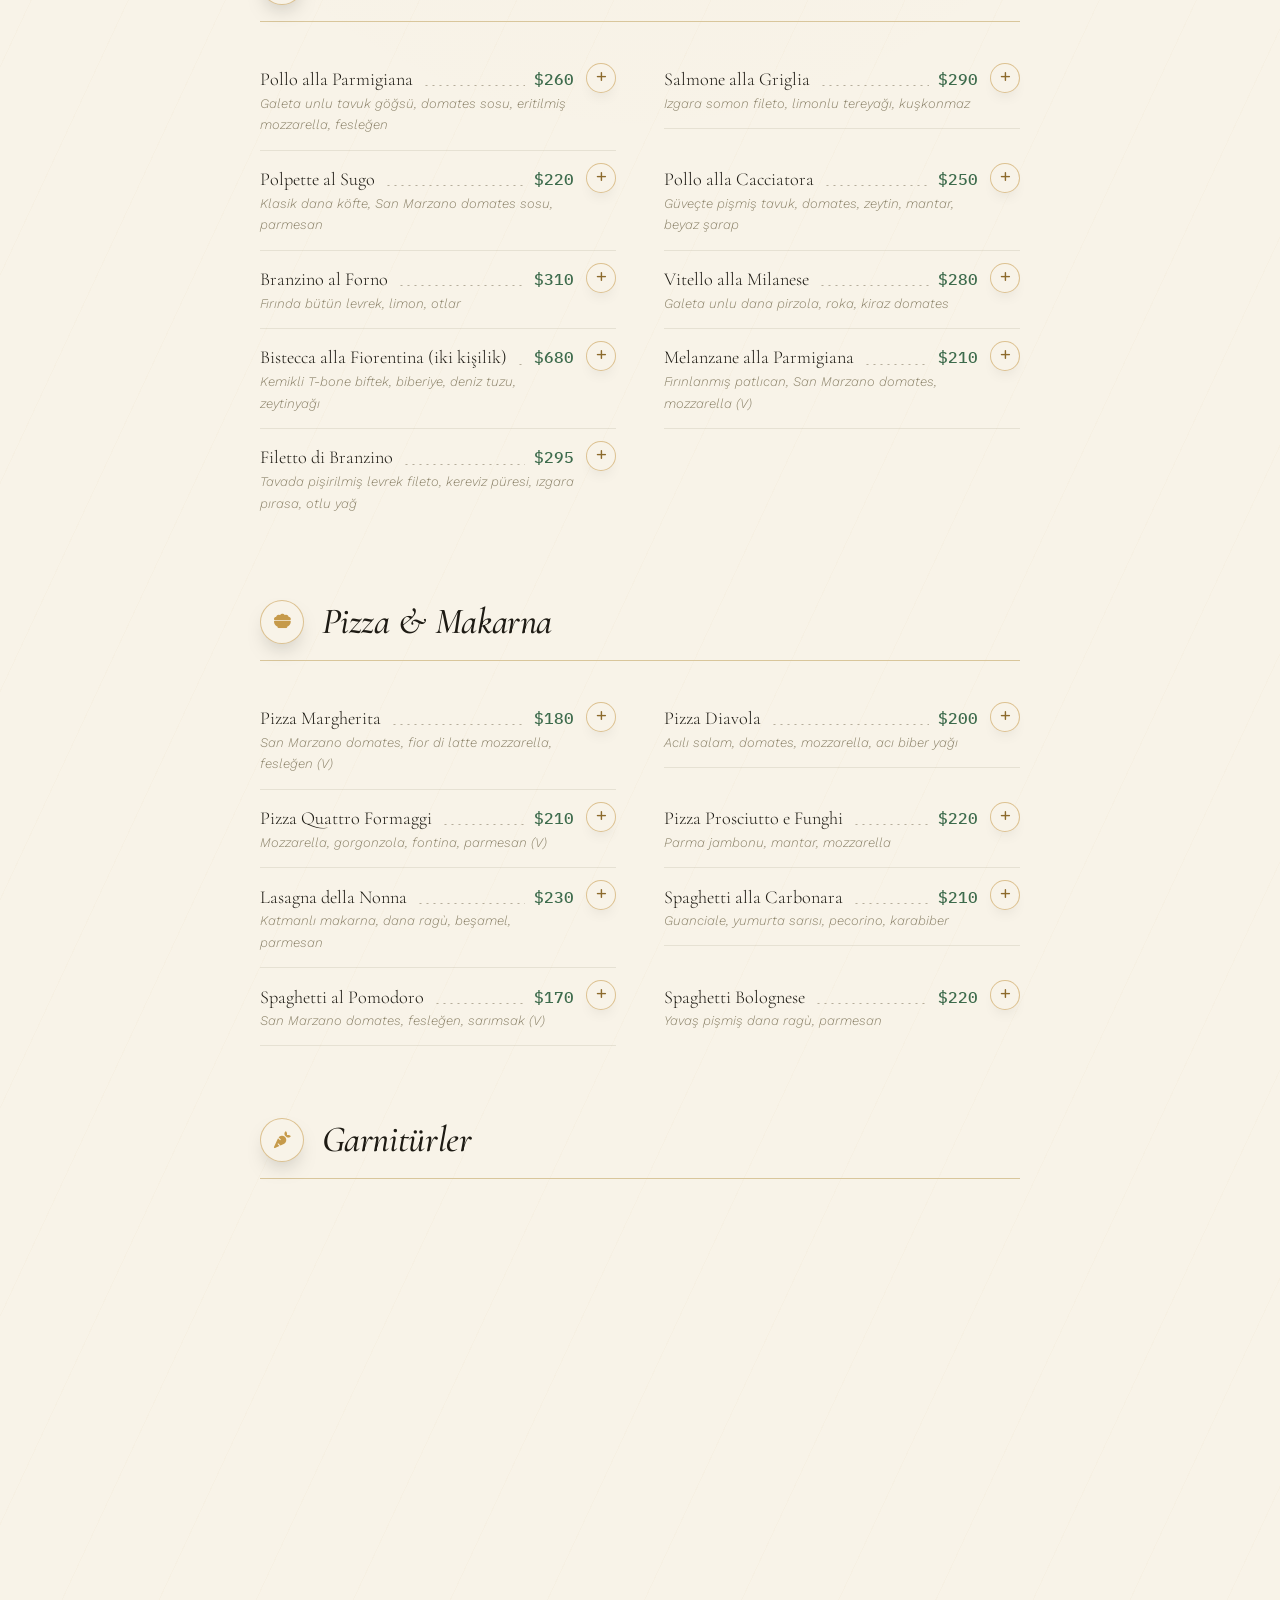
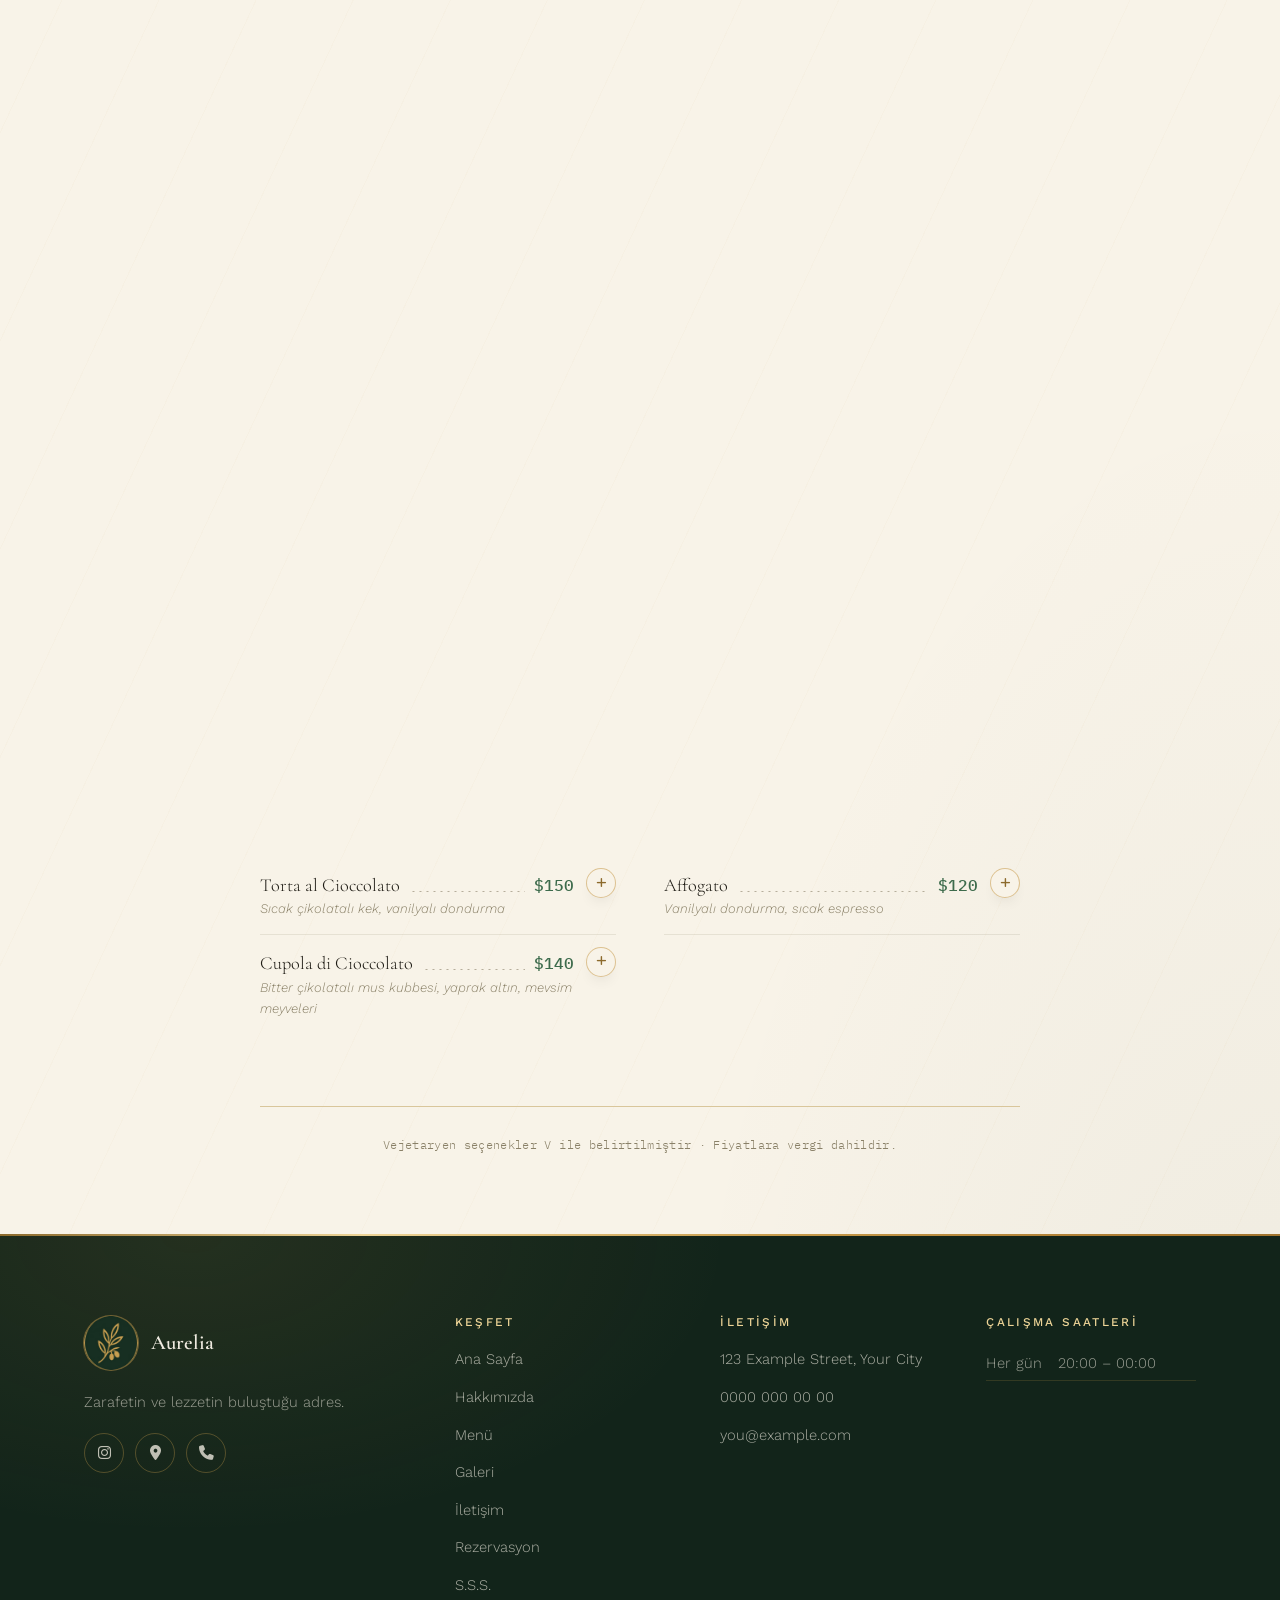
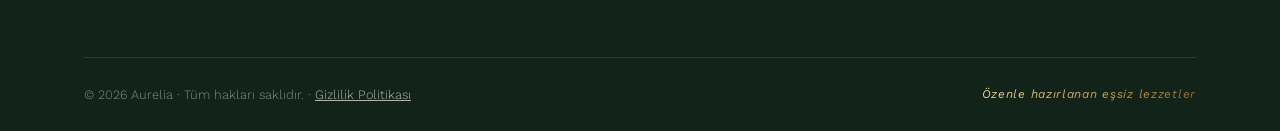
<file: menu.html>
﻿<!DOCTYPE html>
<html lang="en">
<head>
<!-- © 2026 efnan.dev — All rights reserved. Licensed per LICENSE.txt; do not resell or redistribute this source as a standalone template/theme. -->
<meta charset="UTF-8">
<title>Menü · Aurelia</title>
<meta name="viewport" content="width=device-width, initial-scale=1.0">
<meta name="robots" content="index, follow">
<meta name="description" content="Aurelia menüsü: antipasti, ana yemekler, pasta, salatalar, şarap & kokteyller ve tatlılar.">
<meta name="theme-color" content="#F8F3E8">
<link rel="canonical" href="https://www.yourdomain.com/menu.html">
<link rel="icon" href="assets/img/icon/favicon.png">
<link rel="apple-touch-icon" href="assets/img/icon/favicon.png">
<link rel="preconnect" href="https://fonts.googleapis.com">
<link rel="preconnect" href="https://fonts.gstatic.com" crossorigin>
<link href="https://fonts.googleapis.com/css2?family=Petrona:ital,wght@0,400..700;1,400..600&family=Work+Sans:wght@300;400;500;600&family=IBM+Plex+Mono:wght@400;500;600&family=Cormorant+Garamond:ital,wght@0,500;0,600;1,500;1,600&display=swap" rel="stylesheet">
<link rel="stylesheet" href="https://cdnjs.cloudflare.com/ajax/libs/font-awesome/6.5.1/css/all.min.css">
<link rel="stylesheet" href="assets/css/style.css?v=2.0">
<script type="application/ld+json">
{
  "@context":"https://schema.org",
  "@type":"Restaurant",
  "name":"Aurelia",
  "url":"https://www.yourdomain.com/",
  "telephone":"+900000000000",
  "address":{"@type":"PostalAddress","streetAddress":"123 Example Street","addressLocality":"Your City","addressCountry":"US"},
  "openingHoursSpecification":{"@type":"OpeningHoursSpecification","dayOfWeek":["Monday","Tuesday","Wednesday","Thursday","Friday","Saturday","Sunday"],"opens":"20:00","closes":"00:00"},
  "sameAs":["https://www.instagram.com/aurelia.restaurant/"]
}
</script>
<script type="application/ld+json">
{
  "@context": "https://schema.org",
  "@type": "Menu",
  "name": "Aurelia Menü",
  "hasMenuSection": [
    {
      "@type": "MenuSection",
      "name": "Antipasti",
      "hasMenuItem": [
        {
          "@type": "MenuItem",
          "name": "Bruschetta al Pomodoro",
          "offers": {
            "@type": "Offer",
            "price": "130",
            "priceCurrency": "USD"
          },
          "description": "Izgara ekmek, San Marzano domates, fesleğen, sarımsak (V)"
        },
        {
          "@type": "MenuItem",
          "name": "Caprese Classica",
          "offers": {
            "@type": "Offer",
            "price": "150",
            "priceCurrency": "USD"
          },
          "description": "Bufala mozzarella, domates, fesleğen, olgunlaştırılmış balsamik (V)"
        },
        {
          "@type": "MenuItem",
          "name": "Prosciutto e Melone",
          "offers": {
            "@type": "Offer",
            "price": "160",
            "priceCurrency": "USD"
          },
          "description": "Parma jambonu, tatlı kavun"
        },
        {
          "@type": "MenuItem",
          "name": "Calamari Fritti",
          "offers": {
            "@type": "Offer",
            "price": "170",
            "priceCurrency": "USD"
          },
          "description": "Çıtır kalamar, limonlu aioli"
        },
        {
          "@type": "MenuItem",
          "name": "Arancini di Riso",
          "offers": {
            "@type": "Offer",
            "price": "140",
            "priceCurrency": "USD"
          },
          "description": "Kızarmış risotto topları, mozzarella, domates sosu (V)"
        },
        {
          "@type": "MenuItem",
          "name": "Antipasto Misto",
          "offers": {
            "@type": "Offer",
            "price": "210",
            "priceCurrency": "USD"
          },
          "description": "Şarküteri, peynir çeşitleri, zeytin, marine sebzeler"
        },
        {
          "@type": "MenuItem",
          "name": "Zuppa Minestrone",
          "offers": {
            "@type": "Offer",
            "price": "120",
            "priceCurrency": "USD"
          },
          "description": "Klasik sebze çorbası, parmesan (V)"
        }
      ]
    },
    {
      "@type": "MenuSection",
      "name": "Insalate",
      "hasMenuItem": [
        {
          "@type": "MenuItem",
          "name": "Insalata Mista",
          "offers": {
            "@type": "Offer",
            "price": "130",
            "priceCurrency": "USD"
          },
          "description": "Karışık yeşillik, domates, zeytinyağlı vinaigrette (V)"
        },
        {
          "@type": "MenuItem",
          "name": "Insalata Cesare",
          "offers": {
            "@type": "Offer",
            "price": "150",
            "priceCurrency": "USD"
          },
          "description": "Marul, parmesan, kruton, ançüez"
        },
        {
          "@type": "MenuItem",
          "name": "Rucola e Parmigiano",
          "offers": {
            "@type": "Offer",
            "price": "140",
            "priceCurrency": "USD"
          },
          "description": "Roka, ince dilimlenmiş parmesan, limon, zeytinyağı (V)"
        },
        {
          "@type": "MenuItem",
          "name": "Insalata di Mare",
          "offers": {
            "@type": "Offer",
            "price": "190",
            "priceCurrency": "USD"
          },
          "description": "Karides, kalamar, midye, limon, maydanoz"
        },
        {
          "@type": "MenuItem",
          "name": "Panzanella",
          "offers": {
            "@type": "Offer",
            "price": "140",
            "priceCurrency": "USD"
          },
          "description": "Toskana usulü ekmek salatası, domates, salatalık, kırmızı soğan (V)"
        },
        {
          "@type": "MenuItem",
          "name": "Insalata di Burrata",
          "offers": {
            "@type": "Offer",
            "price": "170",
            "priceCurrency": "USD"
          },
          "description": "Burrata, özel yetiştirilmiş domates, fesleğen (V)"
        }
      ]
    },
    {
      "@type": "MenuSection",
      "name": "Secondi",
      "hasMenuItem": [
        {
          "@type": "MenuItem",
          "name": "Pollo alla Parmigiana",
          "offers": {
            "@type": "Offer",
            "price": "260",
            "priceCurrency": "USD"
          },
          "description": "Galeta unlu tavuk göğsü, domates sosu, eritilmiş mozzarella, fesleğen"
        },
        {
          "@type": "MenuItem",
          "name": "Salmone alla Griglia",
          "offers": {
            "@type": "Offer",
            "price": "290",
            "priceCurrency": "USD"
          },
          "description": "Izgara somon fileto, limonlu tereyağı, kuşkonmaz"
        },
        {
          "@type": "MenuItem",
          "name": "Polpette al Sugo",
          "offers": {
            "@type": "Offer",
            "price": "220",
            "priceCurrency": "USD"
          },
          "description": "Klasik dana köfte, San Marzano domates sosu, parmesan"
        },
        {
          "@type": "MenuItem",
          "name": "Pollo alla Cacciatora",
          "offers": {
            "@type": "Offer",
            "price": "250",
            "priceCurrency": "USD"
          },
          "description": "Güveçte pişmiş tavuk, domates, zeytin, mantar, beyaz şarap"
        },
        {
          "@type": "MenuItem",
          "name": "Branzino al Forno",
          "offers": {
            "@type": "Offer",
            "price": "310",
            "priceCurrency": "USD"
          },
          "description": "Fırında bütün levrek, limon, otlar"
        },
        {
          "@type": "MenuItem",
          "name": "Vitello alla Milanese",
          "offers": {
            "@type": "Offer",
            "price": "280",
            "priceCurrency": "USD"
          },
          "description": "Galeta unlu dana pirzola, roka, kiraz domates"
        },
        {
          "@type": "MenuItem",
          "name": "Bistecca alla Fiorentina (iki kişilik)",
          "offers": {
            "@type": "Offer",
            "price": "680",
            "priceCurrency": "USD"
          },
          "description": "Kemikli T-bone biftek, biberiye, deniz tuzu, zeytinyağı"
        },
        {
          "@type": "MenuItem",
          "name": "Melanzane alla Parmigiana",
          "offers": {
            "@type": "Offer",
            "price": "210",
            "priceCurrency": "USD"
          },
          "description": "Fırınlanmış patlıcan, San Marzano domates, mozzarella (V)"
        },
        {
          "@type": "MenuItem",
          "name": "Filetto di Branzino",
          "offers": {
            "@type": "Offer",
            "price": "295",
            "priceCurrency": "USD"
          },
          "description": "Tavada pişirilmiş levrek fileto, kereviz püresi, ızgara pırasa, otlu yağ"
        }
      ]
    },
    {
      "@type": "MenuSection",
      "name": "Pizza & Pasta",
      "hasMenuItem": [
        {
          "@type": "MenuItem",
          "name": "Pizza Margherita",
          "offers": {
            "@type": "Offer",
            "price": "180",
            "priceCurrency": "USD"
          },
          "description": "San Marzano domates, fior di latte mozzarella, fesleğen (V)"
        },
        {
          "@type": "MenuItem",
          "name": "Pizza Diavola",
          "offers": {
            "@type": "Offer",
            "price": "200",
            "priceCurrency": "USD"
          },
          "description": "Acılı salam, domates, mozzarella, acı biber yağı"
        },
        {
          "@type": "MenuItem",
          "name": "Pizza Quattro Formaggi",
          "offers": {
            "@type": "Offer",
            "price": "210",
            "priceCurrency": "USD"
          },
          "description": "Mozzarella, gorgonzola, fontina, parmesan (V)"
        },
        {
          "@type": "MenuItem",
          "name": "Pizza Prosciutto e Funghi",
          "offers": {
            "@type": "Offer",
            "price": "220",
            "priceCurrency": "USD"
          },
          "description": "Parma jambonu, mantar, mozzarella"
        },
        {
          "@type": "MenuItem",
          "name": "Lasagna della Nonna",
          "offers": {
            "@type": "Offer",
            "price": "230",
            "priceCurrency": "USD"
          },
          "description": "Katmanlı makarna, dana ragù, beşamel, parmesan"
        },
        {
          "@type": "MenuItem",
          "name": "Spaghetti alla Carbonara",
          "offers": {
            "@type": "Offer",
            "price": "210",
            "priceCurrency": "USD"
          },
          "description": "Guanciale, yumurta sarısı, pecorino, karabiber"
        },
        {
          "@type": "MenuItem",
          "name": "Spaghetti al Pomodoro",
          "offers": {
            "@type": "Offer",
            "price": "170",
            "priceCurrency": "USD"
          },
          "description": "San Marzano domates, fesleğen, sarımsak (V)"
        },
        {
          "@type": "MenuItem",
          "name": "Spaghetti Bolognese",
          "offers": {
            "@type": "Offer",
            "price": "220",
            "priceCurrency": "USD"
          },
          "description": "Yavaş pişmiş dana ragù, parmesan"
        }
      ]
    },
    {
      "@type": "MenuSection",
      "name": "Contorni",
      "hasMenuItem": [
        {
          "@type": "MenuItem",
          "name": "Patate al Forno",
          "offers": {
            "@type": "Offer",
            "price": "100",
            "priceCurrency": "USD"
          },
          "description": "Fırınlanmış patates, biberiye, sarımsak (V)"
        },
        {
          "@type": "MenuItem",
          "name": "Verdure Grigliate",
          "offers": {
            "@type": "Offer",
            "price": "110",
            "priceCurrency": "USD"
          },
          "description": "Mevsim sebzeleri ızgara, zeytinyağı (V)"
        },
        {
          "@type": "MenuItem",
          "name": "Spinaci all'Aglio",
          "offers": {
            "@type": "Offer",
            "price": "90",
            "priceCurrency": "USD"
          },
          "description": "Sote ıspanak, sarımsak, zeytinyağı (V)"
        },
        {
          "@type": "MenuItem",
          "name": "Funghi Trifolati",
          "offers": {
            "@type": "Offer",
            "price": "120",
            "priceCurrency": "USD"
          },
          "description": "Sote mantar, sarımsak, maydanoz (V)"
        },
        {
          "@type": "MenuItem",
          "name": "Focaccia",
          "offers": {
            "@type": "Offer",
            "price": "80",
            "priceCurrency": "USD"
          },
          "description": "Sıcak biberiyeli focaccia ekmeği (V)"
        }
      ]
    },
    {
      "@type": "MenuSection",
      "name": "Vini & Cocktail",
      "hasMenuItem": [
        {
          "@type": "MenuItem",
          "name": "Aperol Spritz",
          "offers": {
            "@type": "Offer",
            "price": "190",
            "priceCurrency": "USD"
          },
          "description": "Aperol, prosecco, soda"
        },
        {
          "@type": "MenuItem",
          "name": "Bellini",
          "offers": {
            "@type": "Offer",
            "price": "200",
            "priceCurrency": "USD"
          },
          "description": "Beyaz şeftali püresi, prosecco"
        },
        {
          "@type": "MenuItem",
          "name": "Chianti Classico",
          "offers": {
            "@type": "Offer",
            "price": "200",
            "priceCurrency": "USD"
          },
          "description": "Kadeh"
        },
        {
          "@type": "MenuItem",
          "name": "Pinot Grigio",
          "offers": {
            "@type": "Offer",
            "price": "190",
            "priceCurrency": "USD"
          },
          "description": "Kadeh"
        }
      ]
    },
    {
      "@type": "MenuSection",
      "name": "Caffè & Tè",
      "hasMenuItem": [
        {
          "@type": "MenuItem",
          "name": "Espresso",
          "offers": {
            "@type": "Offer",
            "price": "80",
            "priceCurrency": "USD"
          }
        },
        {
          "@type": "MenuItem",
          "name": "Cappuccino",
          "offers": {
            "@type": "Offer",
            "price": "110",
            "priceCurrency": "USD"
          }
        },
        {
          "@type": "MenuItem",
          "name": "Caffè Latte",
          "offers": {
            "@type": "Offer",
            "price": "110",
            "priceCurrency": "USD"
          }
        },
        {
          "@type": "MenuItem",
          "name": "Espresso Macchiato",
          "offers": {
            "@type": "Offer",
            "price": "90",
            "priceCurrency": "USD"
          }
        },
        {
          "@type": "MenuItem",
          "name": "Tè alle Erbe",
          "offers": {
            "@type": "Offer",
            "price": "80",
            "priceCurrency": "USD"
          },
          "description": "Günün seçkisi için personelimize danışabilirsiniz"
        }
      ]
    },
    {
      "@type": "MenuSection",
      "name": "Dolci",
      "hasMenuItem": [
        {
          "@type": "MenuItem",
          "name": "Tiramisù",
          "offers": {
            "@type": "Offer",
            "price": "150",
            "priceCurrency": "USD"
          },
          "description": "Espresso emdirilmiş kedidili bisküvi, mascarpone, kakao"
        },
        {
          "@type": "MenuItem",
          "name": "Panna Cotta",
          "offers": {
            "@type": "Offer",
            "price": "130",
            "priceCurrency": "USD"
          },
          "description": "Vanilyalı panna cotta, meyve sosu"
        },
        {
          "@type": "MenuItem",
          "name": "Cannoli Siciliani",
          "offers": {
            "@type": "Offer",
            "price": "140",
            "priceCurrency": "USD"
          },
          "description": "Ricotta kreması, fıstık, şekerlenmiş portakal"
        },
        {
          "@type": "MenuItem",
          "name": "Gelato Misto",
          "offers": {
            "@type": "Offer",
            "price": "110",
            "priceCurrency": "USD"
          },
          "description": "Seçme el yapımı dondurma topları"
        },
        {
          "@type": "MenuItem",
          "name": "Torta al Cioccolato",
          "offers": {
            "@type": "Offer",
            "price": "150",
            "priceCurrency": "USD"
          },
          "description": "Sıcak çikolatalı kek, vanilyalı dondurma"
        },
        {
          "@type": "MenuItem",
          "name": "Affogato",
          "offers": {
            "@type": "Offer",
            "price": "120",
            "priceCurrency": "USD"
          },
          "description": "Vanilyalı dondurma, sıcak espresso"
        },
        {
          "@type": "MenuItem",
          "name": "Cupola di Cioccolato",
          "offers": {
            "@type": "Offer",
            "price": "140",
            "priceCurrency": "USD"
          },
          "description": "Bitter çikolatalı mus kubbesi, yaprak altın, mevsim meyveleri"
        }
      ]
    }
  ]
}
</script>
</head>
<body class="has-photo-hero">

<!-- ANNOUNCEMENT BAR — edit the message below, or remove this whole block to disable -->
<div class="announce-bar">
  <div class="announce-bar-inner">
    <p><i class="fas fa-champagne-glasses"></i> <span data-i18n="announce-text">Tonight: Live Jazz from 8 PM — walk-ins welcome.</span></p>
    <button class="announce-close" aria-label="Dismiss announcement"><i class="fas fa-times"></i></button>
  </div>
</div>

<div class="loader">
  <div class="loader-icon-wrap"><img src="assets/img/icon/favicon.png" alt="Aurelia"></div>
  <span class="lname">AURELIA</span>
  <span class="loader-bar"><span></span></span>
</div>

<header class="site-header">
  <nav class="nav">
    <a href="index.html" class="brand">
      <img src="assets/img/icon/favicon.png" alt="Aurelia">
      <span class="brand-name">Aurelia<small>Restaurant & Bar</small></span>
    </a>
    <ul class="nav-links">
      <li><a href="index.html" data-i18n="nav-home">Home</a></li>
      <li><a href="about.html" data-i18n="nav-about">About</a></li>
      <li><a href="menu.html" class="active" data-i18n="nav-menu">Menu</a></li>
      <li><a href="gallery.html" data-i18n="nav-gallery">Gallery</a></li>
      <li><a href="contact.html" data-i18n="nav-contact">Contact</a></li>
    </ul>
    <div class="nav-right">
            <div class="lang-switch" role="group" aria-label="Language"><button type="button" data-lang="tr">TR</button><button type="button" data-lang="en">EN</button></div>
            <a href="reservation.html" class="nav-reserve-btn" data-i18n="nav-reserve-short">Reserve</a>
      <button class="icon-link cart-nav-btn" data-cart-open aria-label="Open cart">
        <i class="fas fa-bag-shopping"></i>
        <span class="cart-badge" style="display:none">0</span>
      </button>
<a class="icon-link" href="https://www.instagram.com/aurelia.restaurant/" target="_blank" rel="noopener" aria-label="Instagram"><i class="fab fa-instagram"></i></a>
      <button class="burger" aria-label="Menu"><span></span><span></span><span></span></button>
    </div>
  </nav>
</header>

<div class="mobile-nav">
  <button class="mobile-nav-close" aria-label="Close menu"><i class="fas fa-times"></i></button>
  <div class="mobile-nav-links">
    <a href="index.html" data-i18n="nav-home">Home</a>
    <a href="about.html" data-i18n="nav-about">About</a>
    <a href="menu.html" data-i18n="nav-menu">Menu</a>
    <a href="gallery.html" data-i18n="nav-gallery">Gallery</a>
    <a href="contact.html" data-i18n="nav-contact">Contact</a>
  </div>
  <div class="mobile-nav-foot">
    <a href="reservation.html" class="mobile-reserve-btn" data-i18n="nav-reserve">Reserve a Table</a>
    <div class="lang-switch" role="group" aria-label="Language"><button type="button" data-lang="tr">TR</button><button type="button" data-lang="en">EN</button></div>
    <div class="mobile-nav-social">
      <a href="https://www.instagram.com/aurelia.restaurant/" target="_blank" rel="noopener" aria-label="Instagram"><i class="fab fa-instagram"></i></a>
      <a href="tel:+900000000000" aria-label="Call Aurelia"><i class="fas fa-phone"></i></a>
    </div>
  </div>
</div>

<section class="page-hero">
  <div class="wrap">
    <span class="kicker" data-i18n="menu-kicker">The Menu</span>
    <h1>
      <span data-i18n="menu-title-1">Seasonal,</span>
      <span class="serif-italic copper-text" data-i18n="menu-title-2">Refined</span>
    </h1>
    <p data-i18n="menu-text">Classic Italian dishes, elevated with restraint.</p>
  </div>

</section>


<section class="section wrap" id="menuStart">
  <div class="menu-toolbar">
    <div class="menu-index">
      <button class="chip active" data-filter="all"><span class="mi-label" data-i18n="filter-all">All</span></button>
      <button class="chip" data-filter="antipasti"><i class="fas fa-bread-slice mi-icon" aria-hidden="true"></i><span class="mi-label" data-i18n="chip-antipasti">Antipasti</span></button>
      <button class="chip" data-filter="insalate"><i class="fas fa-leaf mi-icon" aria-hidden="true"></i><span class="mi-label" data-i18n="chip-insalate">Insalate</span></button>
      <button class="chip" data-filter="secondi"><i class="fas fa-drumstick-bite mi-icon" aria-hidden="true"></i><span class="mi-label" data-i18n="chip-secondi">Secondi</span></button>
      <button class="chip" data-filter="pasta"><i class="fas fa-bowl-food mi-icon" aria-hidden="true"></i><span class="mi-label" data-i18n="chip-pasta">Pasta & Risotto</span></button>
      <button class="chip" data-filter="contorni"><i class="fas fa-carrot mi-icon" aria-hidden="true"></i><span class="mi-label" data-i18n="chip-contorni">Contorni</span></button>
      <button class="chip" data-filter="vini"><i class="fas fa-wine-glass mi-icon" aria-hidden="true"></i><span class="mi-label" data-i18n="chip-vini">Vini & Cocktail</span></button>
      <button class="chip" data-filter="caffe"><i class="fas fa-mug-hot mi-icon" aria-hidden="true"></i><span class="mi-label" data-i18n="chip-caffe">Caffè & Tè</span></button>
      <button class="chip" data-filter="dolci"><i class="fas fa-cookie-bite mi-icon" aria-hidden="true"></i><span class="mi-label" data-i18n="chip-dolci">Dolci</span></button>
    </div>

    <div class="menu-search">
      <i class="fas fa-magnifying-glass"></i>
      <input
  type="text"
  id="menuSearch"
  placeholder="Search dishes, drinks…"
  data-i18n-ph="search-ph"
  data-i18n-aria="search-aria"
  aria-label="Search menu"
/>

</div>
  </div>

  <!-- Menu container -->
  <div id="menuContainer"></div>

  <p class="no-results" data-i18n="no-results">No dishes matched your search.</p>

<div class="menu-note reveal">
  <span data-i18n="menu-note">Vegetarian options marked V · Please tell your server about any allergies · Prices include tax</span>
</div>
</section>

<footer class="site-footer">
  <div class="wrap">
    <div class="foot-grid">
      <div class="foot-col">
        <div class="foot-brand"><img src="assets/img/icon/favicon.png" alt="Aurelia"><b>Aurelia</b></div>
        <p data-i18n="foot-tag">A table worth making time for.</p>
        <div class="foot-social">
          <a href="https://www.instagram.com/aurelia.restaurant/" target="_blank" rel="noopener" aria-label="Instagram"><i class="fab fa-instagram"></i></a>
          <a href="https://maps.google.com/?q=123+Example+Street+Your+City" target="_blank" rel="noopener" aria-label="Location"><i class="fas fa-location-dot"></i></a>
          <a href="tel:+900000000000" aria-label="Phone"><i class="fas fa-phone"></i></a>
        </div>
      </div>
      <div class="foot-col">
        <h4 data-i18n="foot-explore">Explore</h4>
        <ul>
          <li><a href="index.html" data-i18n="nav-home">Home</a></li>
          <li><a href="about.html" data-i18n="nav-about">About</a></li>
          <li><a href="menu.html" data-i18n="nav-menu">Menu</a></li>
          <li><a href="gallery.html" data-i18n="nav-gallery">Gallery</a></li>
          <li><a href="contact.html" data-i18n="nav-contact">Contact</a></li>
          <li><a href="reservation.html" data-i18n="nav-reserve">Reserve a Table</a></li>
          <li><a href="faq.html" data-i18n="foot-nav-faq">FAQ</a></li>
        </ul>
      </div>
      <div class="foot-col">
        <h4 data-i18n="foot-contact">Contact</h4>
        <ul>
          <li>
  <a href="https://maps.google.com/?q=123+Example+Street+Your+City"
     target="_blank"
     rel="noopener"
     data-i18n="footer-address">123 Example Street, Your City</a>
</li>
          <li><a href="tel:+900000000000">0000 000 00 00</a></li>
          <li><a href="mailto:you@example.com">you@example.com</a></li>
        </ul>
      </div>
      <div class="foot-col">
        <h4 data-i18n="foot-hours">Opening Hours</h4>
        <div class="foot-hours">
          <div class="hr-row"><span data-i18n="foot-everyday">Every day</span><span>20:00 – 00:00</span></div>
        </div>
      </div>
    </div>
    <div class="foot-bottom">
<p>
  © <span id="year">2026</span> Aurelia ·
  <span data-i18n="footer-rights">All rights reserved.</span> ·
  <a href="privacy-policy.html" data-i18n="footer-privacy" style="color:rgba(248,243,232,.7);text-decoration:underline">Privacy Policy</a>
</p>

<p class="made copper-text serif-italic" data-i18n="footer-slogan">Good food, always worth the table</p>
    </div>
  </div>
</footer>

<a href="#" class="scroll-top" aria-label="Back to top"><i class="fas fa-arrow-up"></i></a>

<!-- CART DRAWER -->
<div class="cart-drawer" id="cartDrawer">
  <div class="cart-panel">
    <div class="cart-head">
      <h3><i class="fas fa-bag-shopping"></i> <span data-i18n="cart-title">Your Order</span></h3>
      <button class="cart-close" data-cart-close aria-label="Close cart"><i class="fas fa-times"></i></button>
    </div>
    <div class="cart-body" id="cartBody">
      <div class="cart-empty"><i class="fas fa-bag-shopping"></i><p data-i18n="cart-empty">Your cart is empty</p></div>
    </div>
    <div class="cart-footer" id="cartFooter" style="display:none">
      <div class="cart-total"><span data-i18n="cart-total-label">Total</span><span class="cart-total-value">$0</span></div>
      <button class="btn btn-primary cart-checkout" id="cartCheckoutBtn"><i class="fab fa-whatsapp"></i> <span data-i18n="cart-checkout-btn">Order via WhatsApp</span></button>
      <button class="cart-clear" id="cartClearBtn" data-i18n="cart-clear-btn">Clear cart</button>
    </div>
  </div>
</div>
<script src="assets/js/site-config.js?v=1"></script>
<script src="assets/js/app.js?v=2.3"></script>
<script src="assets/js/cart.js?v=2.0"></script>
<script>

const CAT_LABELS = {
  antipasti:'Antipasti', insalate:'Insalate', secondi:'Secondi',
  pasta:'Pizza & Pasta', contorni:'Contorni',
  vini:'Vini & Cocktail', caffe:'Caffè & Tè', dolci:'Dolci'
};
const CAT_LABELS_TR = {
  antipasti:'Başlangıçlar', insalate:'Salatalar', secondi:'Ana Yemekler',
  pasta:'Pizza & Makarna', contorni:'Garnitürler',
  vini:'Şarap & Kokteyl', caffe:'Kahve & Çay', dolci:'Tatlılar'
};

const CAT_ORDER = ['antipasti','insalate','secondi','pasta','contorni','vini','caffe','dolci'];
const CAT_ICONS = { antipasti:'fa-bread-slice', insalate:'fa-leaf', secondi:'fa-drumstick-bite', pasta:'fa-bowl-food', contorni:'fa-carrot', vini:'fa-wine-glass', caffe:'fa-mug-hot', dolci:'fa-cookie-bite' };

function slugify(s){ return String(s).toLowerCase().replace(/ğ/g,'g').replace(/ü/g,'u').replace(/ş/g,'s').replace(/ı/g,'i').replace(/ö/g,'o').replace(/ç/g,'c').replace(/[^a-z0-9]+/g,'-'); }
function esc(s){ return String(s||'').replace(/&/g,'&amp;').replace(/</g,'&lt;').replace(/>/g,'&gt;').replace(/"/g,'&quot;'); }

/* Search + filter — reattached to the DOM after each render */
function reInitMenuFilter() {
  const search  = document.querySelector('#menuSearch');
  const chips   = document.querySelectorAll('.chip');
  const noRes   = document.querySelector('.no-results');
  let activeCat = 'all';
  chips.forEach(ch => { if (ch.classList.contains('active')) activeCat = ch.dataset.filter; });

  const norm = (str='') => str.toString().toLowerCase()
    .normalize('NFD').replace(/[\u0300-\u036f]/g,'')
    .replace(/ı/g,'i').replace(/ç/g,'c').replace(/ğ/g,'g')
    .replace(/ş/g,'s').replace(/ö/g,'o').replace(/ü/g,'u');

  function runFilter() {
    const q = search ? norm(search.value.trim()) : '';
    let total = 0;
    document.querySelectorAll('.menu-cat').forEach(cat => {
      const match = activeCat === 'all' || activeCat === cat.dataset.cat;
      let shown = 0;
      cat.querySelectorAll('.m-item').forEach(it => {
        const vis = match && (q === '' || norm(it.dataset.search || it.textContent).includes(q));
        it.style.display = vis ? '' : 'none';
        if (vis) shown++;
      });
      const wrap = cat.parentElement;
      (wrap && wrap.dataset && wrap.dataset.d ? wrap : cat).style.display = shown > 0 ? '' : 'none';
      total += shown;
    });
    if (noRes) noRes.classList.toggle('show', total === 0);
  }

  if (search) {
    if (search._ff) search.removeEventListener('input', search._ff);
    search._ff = runFilter;
    search.addEventListener('input', runFilter);
  }
  chips.forEach(ch => {
    if (ch._ff) ch.removeEventListener('click', ch._ff);
    ch._ff = () => {
      chips.forEach(c => c.classList.remove('active'));
      ch.classList.add('active');
      activeCat = ch.dataset.filter;
      runFilter();
    };
    ch.addEventListener('click', ch._ff);
  });
  runFilter();
}
window.__reInitMenu = reInitMenuFilter;

function menuLang() {
  return (window.__aureliaGetLang && window.__aureliaGetLang()) || 'tr';
}
function itemDesc(item) {
  if (menuLang() === 'en') return item.desc || '';
  return item.descTr || item.desc || '';
}
function itemName(item) {
  if (menuLang() === 'en') return item.name;
  return item.nameTr || item.name;
}
function renderMenu(items) {
  const labels = menuLang() === 'en' ? CAT_LABELS : CAT_LABELS_TR;
  const catMap = {};
  items.forEach(item => {
    if (!catMap[item.cat]) catMap[item.cat] = [];
    catMap[item.cat].push(item);
  });

  const container = document.getElementById('menuContainer');
  const ordered = CAT_ORDER.filter(c => catMap[c]).map(c => [c, catMap[c]]);
  const lang = menuLang();

  container.innerHTML = ordered.map(([cat, catItems]) => {
    const label = labels[cat] || cat;
    return `<div data-d="1"><div class="menu-cat" data-cat="${cat}">
      <div class="menu-cat-head">
        <i class="fas ${CAT_ICONS[cat] || ''} cat-num"></i>
        <h2>${label}</h2>
      </div>
      <div class="menu-items">
        ${catItems.map(item => {
          const desc = itemDesc(item);
          const name = itemName(item);
          const s = slugify(item.name+' '+(item.nameTr||'')+' '+(desc||'')+' '+label);
          return `<div class="m-item" data-search="${s}">
            <span class="mi-name">${esc(name)}</span>
            <span class="mi-leader" aria-hidden="true"></span>
            <span class="mi-price">${esc(item.price)}</span>
            ${desc?`<span class="mi-desc">${esc(desc)}</span>`:''}
            <button class="mi-add" data-cart-add data-id="${esc(item.id)}" data-name="${esc(name)}" data-price="${esc(item.price)}" aria-label="${lang==='en' ? 'Add '+esc(name)+' to cart' : esc(name)+' ürününü sepete ekle'}"><i class="fas fa-plus"></i></button>
          </div>`;
        }).join('')}
      </div>
    </div></div>`;
  }).join('');

  document.querySelectorAll('[data-cart-add]').forEach(btn => {
    btn.addEventListener('click', () => {
      if (window.AureliaCart) {
        window.AureliaCart.addItem({ id: btn.dataset.id, name: btn.dataset.name, price: btn.dataset.price });
      }
    });
  });

  reInitMenuFilter();
}

/* Your menu — no database required. Add, remove, or edit dishes directly
   in this array. Each item needs: cat (category key), name, price, desc,
   and an optional tag (e.g. "Signature"). */
const MENU_ITEMS = [{"cat":"antipasti","name":"Bruschetta al Pomodoro","price":"$130","desc":"Grilled bread, San Marzano tomato, basil, garlic (V)","descTr":"Izgara ekmek, San Marzano domates, fesleğen, sarımsak (V)"},{"cat":"antipasti","name":"Caprese Classica","price":"$150","desc":"Buffalo mozzarella, tomato, basil, aged balsamico (V)","descTr":"Bufala mozzarella, domates, fesleğen, olgunlaştırılmış balsamik (V)"},{"cat":"antipasti","name":"Prosciutto e Melone","price":"$160","desc":"Parma ham, sweet cantaloupe","descTr":"Parma jambonu, tatlı kavun"},{"cat":"antipasti","name":"Calamari Fritti","price":"$170","desc":"Crispy fried calamari, lemon aioli","descTr":"Çıtır kalamar, limonlu aioli"},{"cat":"antipasti","name":"Arancini di Riso","price":"$140","desc":"Fried risotto balls, mozzarella, tomato sauce (V)","descTr":"Kızarmış risotto topları, mozzarella, domates sosu (V)"},{"cat":"antipasti","name":"Antipasto Misto","price":"$210","desc":"Cured meats, cheeses, olives, marinated vegetables","descTr":"Şarküteri, peynir çeşitleri, zeytin, marine sebzeler"},{"cat":"antipasti","name":"Zuppa Minestrone","price":"$120","desc":"Classic vegetable soup, parmigiano (V)","descTr":"Klasik sebze çorbası, parmesan (V)"},{"cat":"insalate","name":"Insalata Mista","price":"$130","desc":"Mixed greens, tomato, olive oil vinaigrette (V)","descTr":"Karışık yeşillik, domates, zeytinyağlı vinaigrette (V)"},{"cat":"insalate","name":"Insalata Cesare","price":"$150","desc":"Romaine, parmigiano, croutons, anchovy","descTr":"Marul, parmesan, kruton, ançüez"},{"cat":"insalate","name":"Rucola e Parmigiano","price":"$140","desc":"Arugula, shaved parmigiano, lemon, olive oil (V)","descTr":"Roka, ince dilimlenmiş parmesan, limon, zeytinyağı (V)"},{"cat":"insalate","name":"Insalata di Mare","price":"$190","desc":"Shrimp, calamari, mussels, lemon, parsley","descTr":"Karides, kalamar, midye, limon, maydanoz"},{"cat":"insalate","name":"Panzanella","price":"$140","desc":"Tuscan bread salad, tomato, cucumber, red onion (V)","descTr":"Toskana usulü ekmek salatası, domates, salatalık, kırmızı soğan (V)"},{"cat":"insalate","name":"Insalata di Burrata","price":"$170","desc":"Burrata, heirloom tomato, basil (V)","descTr":"Burrata, özel yetiştirilmiş domates, fesleğen (V)"},{"cat":"secondi","name":"Pollo alla Parmigiana","price":"$260","desc":"Breaded chicken breast, tomato sauce, melted mozzarella, basil","descTr":"Galeta unlu tavuk göğsü, domates sosu, eritilmiş mozzarella, fesleğen"},{"cat":"secondi","name":"Salmone alla Griglia","price":"$290","desc":"Grilled salmon fillet, lemon butter, asparagus","descTr":"Izgara somon fileto, limonlu tereyağı, kuşkonmaz"},{"cat":"secondi","name":"Polpette al Sugo","price":"$220","desc":"Classic beef meatballs, San Marzano tomato sauce, parmigiano","descTr":"Klasik dana köfte, San Marzano domates sosu, parmesan"},{"cat":"secondi","name":"Pollo alla Cacciatora","price":"$250","desc":"Braised chicken, tomato, olives, mushrooms, white wine","descTr":"Güveçte pişmiş tavuk, domates, zeytin, mantar, beyaz şarap"},{"cat":"secondi","name":"Branzino al Forno","price":"$310","desc":"Oven-roasted whole sea bass, lemon, herbs","descTr":"Fırında bütün levrek, limon, otlar"},{"cat":"secondi","name":"Vitello alla Milanese","price":"$280","desc":"Breaded veal cutlet, arugula, cherry tomato","descTr":"Galeta unlu dana pirzola, roka, kiraz domates"},{"cat":"secondi","name":"Bistecca alla Fiorentina (for two)","price":"$680","desc":"Bone-in T-bone steak, rosemary, sea salt, olive oil","descTr":"Kemikli T-bone biftek, biberiye, deniz tuzu, zeytinyağı","nameTr":"Bistecca alla Fiorentina (iki kişilik)"},{"cat":"secondi","name":"Melanzane alla Parmigiana","price":"$210","desc":"Baked eggplant, San Marzano tomato, mozzarella (V)","descTr":"Fırınlanmış patlıcan, San Marzano domates, mozzarella (V)"},{"cat":"secondi","name":"Filetto di Branzino","price":"$295","desc":"Pan-seared sea bass fillet, celeriac purée, grilled leeks, herb oil","descTr":"Tavada pişirilmiş levrek fileto, kereviz püresi, ızgara pırasa, otlu yağ"},{"cat":"pasta","name":"Pizza Margherita","price":"$180","desc":"San Marzano tomato, fior di latte mozzarella, basil (V)","descTr":"San Marzano domates, fior di latte mozzarella, fesleğen (V)"},{"cat":"pasta","name":"Pizza Diavola","price":"$200","desc":"Spicy salami, tomato, mozzarella, chili oil","descTr":"Acılı salam, domates, mozzarella, acı biber yağı"},{"cat":"pasta","name":"Pizza Quattro Formaggi","price":"$210","desc":"Mozzarella, gorgonzola, fontina, parmigiano (V)","descTr":"Mozzarella, gorgonzola, fontina, parmesan (V)"},{"cat":"pasta","name":"Pizza Prosciutto e Funghi","price":"$220","desc":"Parma ham, mushrooms, mozzarella","descTr":"Parma jambonu, mantar, mozzarella"},{"cat":"pasta","name":"Lasagna della Nonna","price":"$230","desc":"Layers of pasta, beef ragù, béchamel, parmigiano","descTr":"Katmanlı makarna, dana ragù, beşamel, parmesan"},{"cat":"pasta","name":"Spaghetti alla Carbonara","price":"$210","desc":"Guanciale, egg yolk, pecorino, black pepper","descTr":"Guanciale, yumurta sarısı, pecorino, karabiber"},{"cat":"pasta","name":"Spaghetti al Pomodoro","price":"$170","desc":"San Marzano tomato, basil, garlic (V)","descTr":"San Marzano domates, fesleğen, sarımsak (V)"},{"cat":"pasta","name":"Spaghetti Bolognese","price":"$220","desc":"Slow-braised beef ragù, parmigiano","descTr":"Yavaş pişmiş dana ragù, parmesan"},{"cat":"contorni","name":"Patate al Forno","price":"$100","desc":"Roasted potatoes, rosemary, garlic (V)","descTr":"Fırınlanmış patates, biberiye, sarımsak (V)"},{"cat":"contorni","name":"Verdure Grigliate","price":"$110","desc":"Grilled seasonal vegetables, olive oil (V)","descTr":"Mevsim sebzeleri ızgara, zeytinyağı (V)"},{"cat":"contorni","name":"Spinaci all'Aglio","price":"$90","desc":"Sautéed spinach, garlic, olive oil (V)","descTr":"Sote ıspanak, sarımsak, zeytinyağı (V)"},{"cat":"contorni","name":"Funghi Trifolati","price":"$120","desc":"Sautéed mushrooms, garlic, parsley (V)","descTr":"Sote mantar, sarımsak, maydanoz (V)"},{"cat":"contorni","name":"Focaccia","price":"$80","desc":"Warm rosemary focaccia bread (V)","descTr":"Sıcak biberiyeli focaccia ekmeği (V)"},{"cat":"vini","name":"Aperol Spritz","price":"$190","desc":"Aperol, prosecco, soda","descTr":"Aperol, prosecco, soda"},{"cat":"vini","name":"Bellini","price":"$200","desc":"White peach purée, prosecco","descTr":"Beyaz şeftali püresi, prosecco"},{"cat":"vini","name":"Chianti Classico","price":"$200","desc":"By the glass","descTr":"Kadeh"},{"cat":"vini","name":"Pinot Grigio","price":"$190","desc":"By the glass","descTr":"Kadeh"},{"cat":"caffe","name":"Espresso","price":"$80","desc":"","descTr":""},{"cat":"caffe","name":"Cappuccino","price":"$110","desc":"","descTr":""},{"cat":"caffe","name":"Caffè Latte","price":"$110","desc":"","descTr":""},{"cat":"caffe","name":"Espresso Macchiato","price":"$90","desc":"","descTr":""},{"cat":"caffe","name":"Tè alle Erbe","price":"$80","desc":"Ask your server for today's selection","descTr":"Günün seçkisi için personelimize danışabilirsiniz"},{"cat":"dolci","name":"Tiramisù","price":"$150","desc":"Espresso-soaked ladyfingers, mascarpone, cocoa","descTr":"Espresso emdirilmiş kedidili bisküvi, mascarpone, kakao"},{"cat":"dolci","name":"Panna Cotta","price":"$130","desc":"Vanilla panna cotta, berry coulis","descTr":"Vanilyalı panna cotta, meyve sosu"},{"cat":"dolci","name":"Cannoli Siciliani","price":"$140","desc":"Ricotta cream, pistachio, candied orange","descTr":"Ricotta kreması, fıstık, şekerlenmiş portakal"},{"cat":"dolci","name":"Gelato Misto","price":"$110","desc":"Assorted artisan gelato scoops","descTr":"Seçme el yapımı dondurma topları"},{"cat":"dolci","name":"Torta al Cioccolato","price":"$150","desc":"Warm chocolate cake, vanilla gelato","descTr":"Sıcak çikolatalı kek, vanilyalı dondurma"},{"cat":"dolci","name":"Affogato","price":"$120","desc":"Vanilla gelato, hot espresso","descTr":"Vanilyalı dondurma, sıcak espresso"},{"cat":"dolci","name":"Cupola di Cioccolato","price":"$140","desc":"Dark chocolate mousse dome, gold leaf, seasonal berries","descTr":"Bitter çikolatalı mus kubbesi, yaprak altın, mevsim meyveleri"}].map((item, i) => ({ id: 'item-' + i, ...item }));

// Render the menu — no backend needed. Add, edit, or remove dishes by
// editing the MENU_ITEMS array above.
renderMenu(MENU_ITEMS);
document.addEventListener('aurelia:langchange', () => renderMenu(MENU_ITEMS));
</script>

<!-- WHATSAPP FLOAT -->
<a href="#" data-whatsapp-link data-whatsapp-text="Hi%2C%20I%27d%20like%20to%20know%20more%20about%20Aurelia." 
   class="whatsapp-float" target="_blank" rel="noopener" aria-label="Contact via WhatsApp">
  <i class="fab fa-whatsapp"></i>
</a>


</body>
</html>
</file>
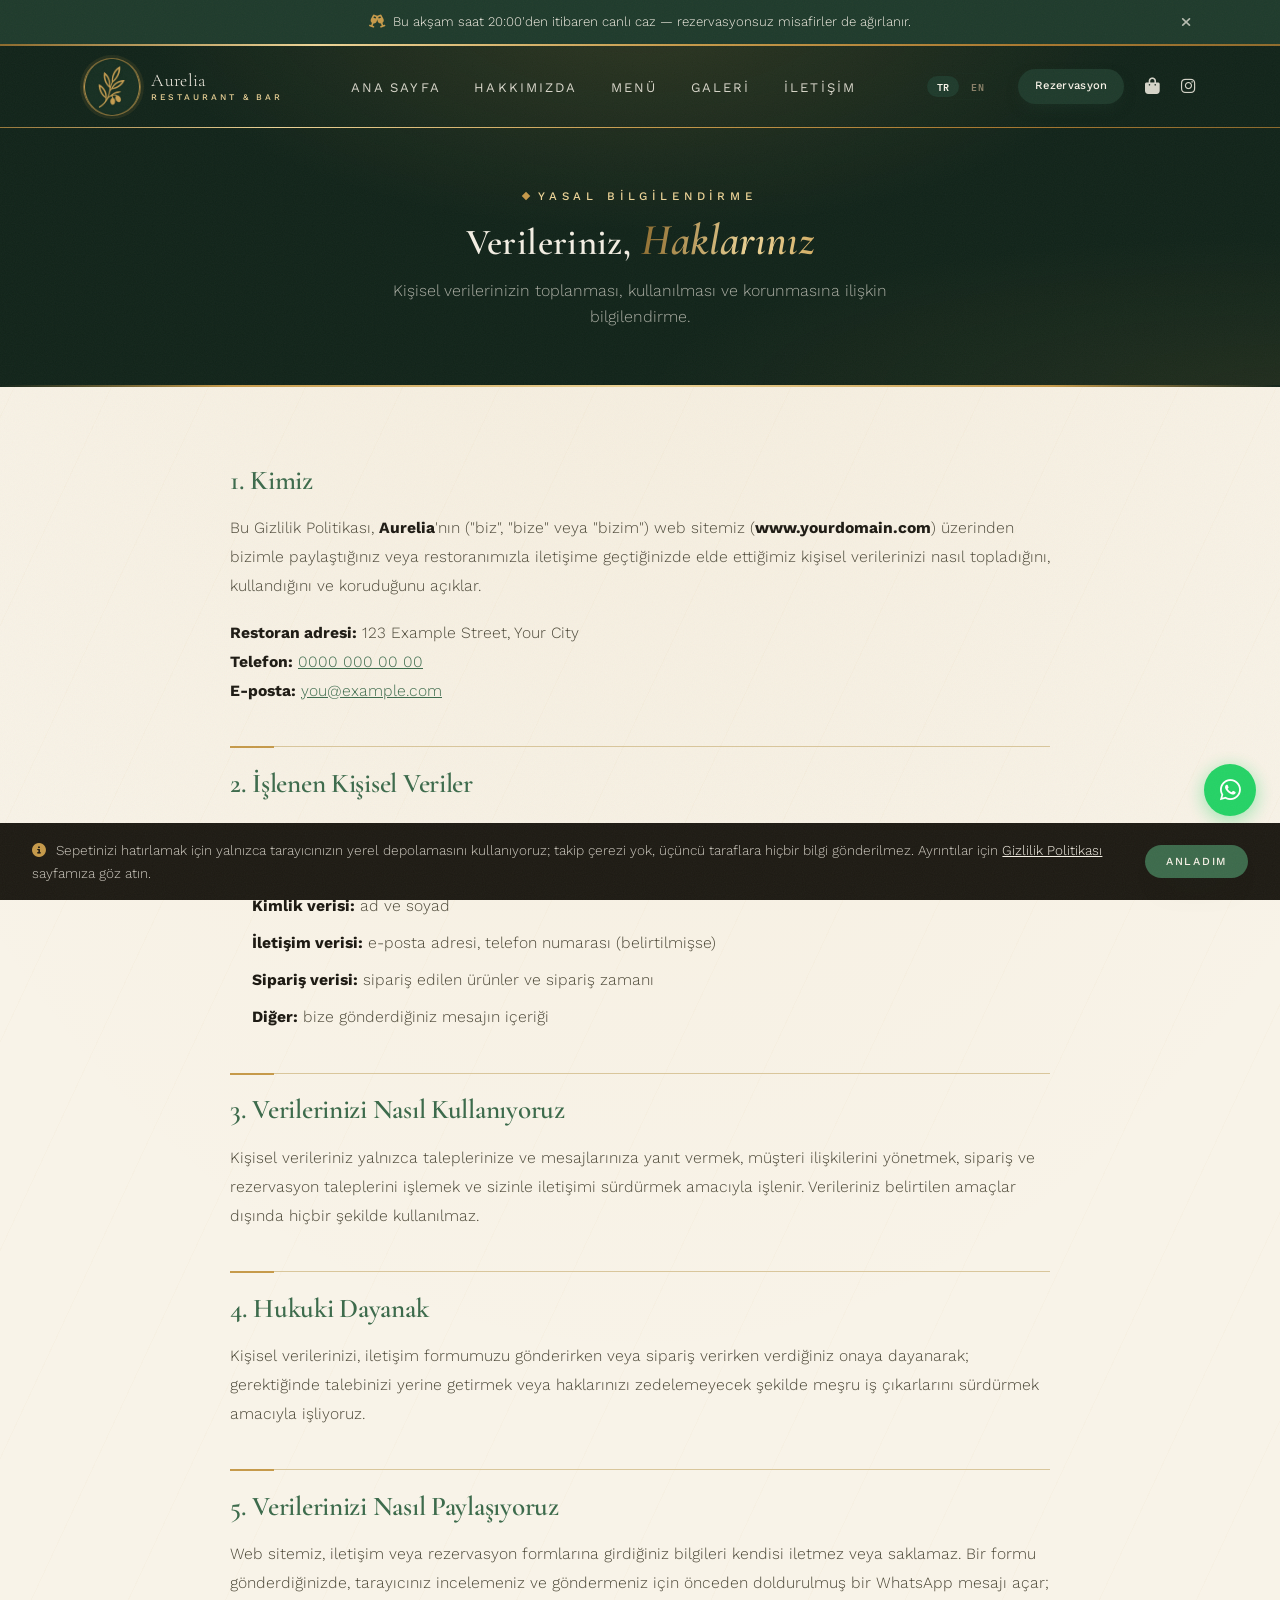
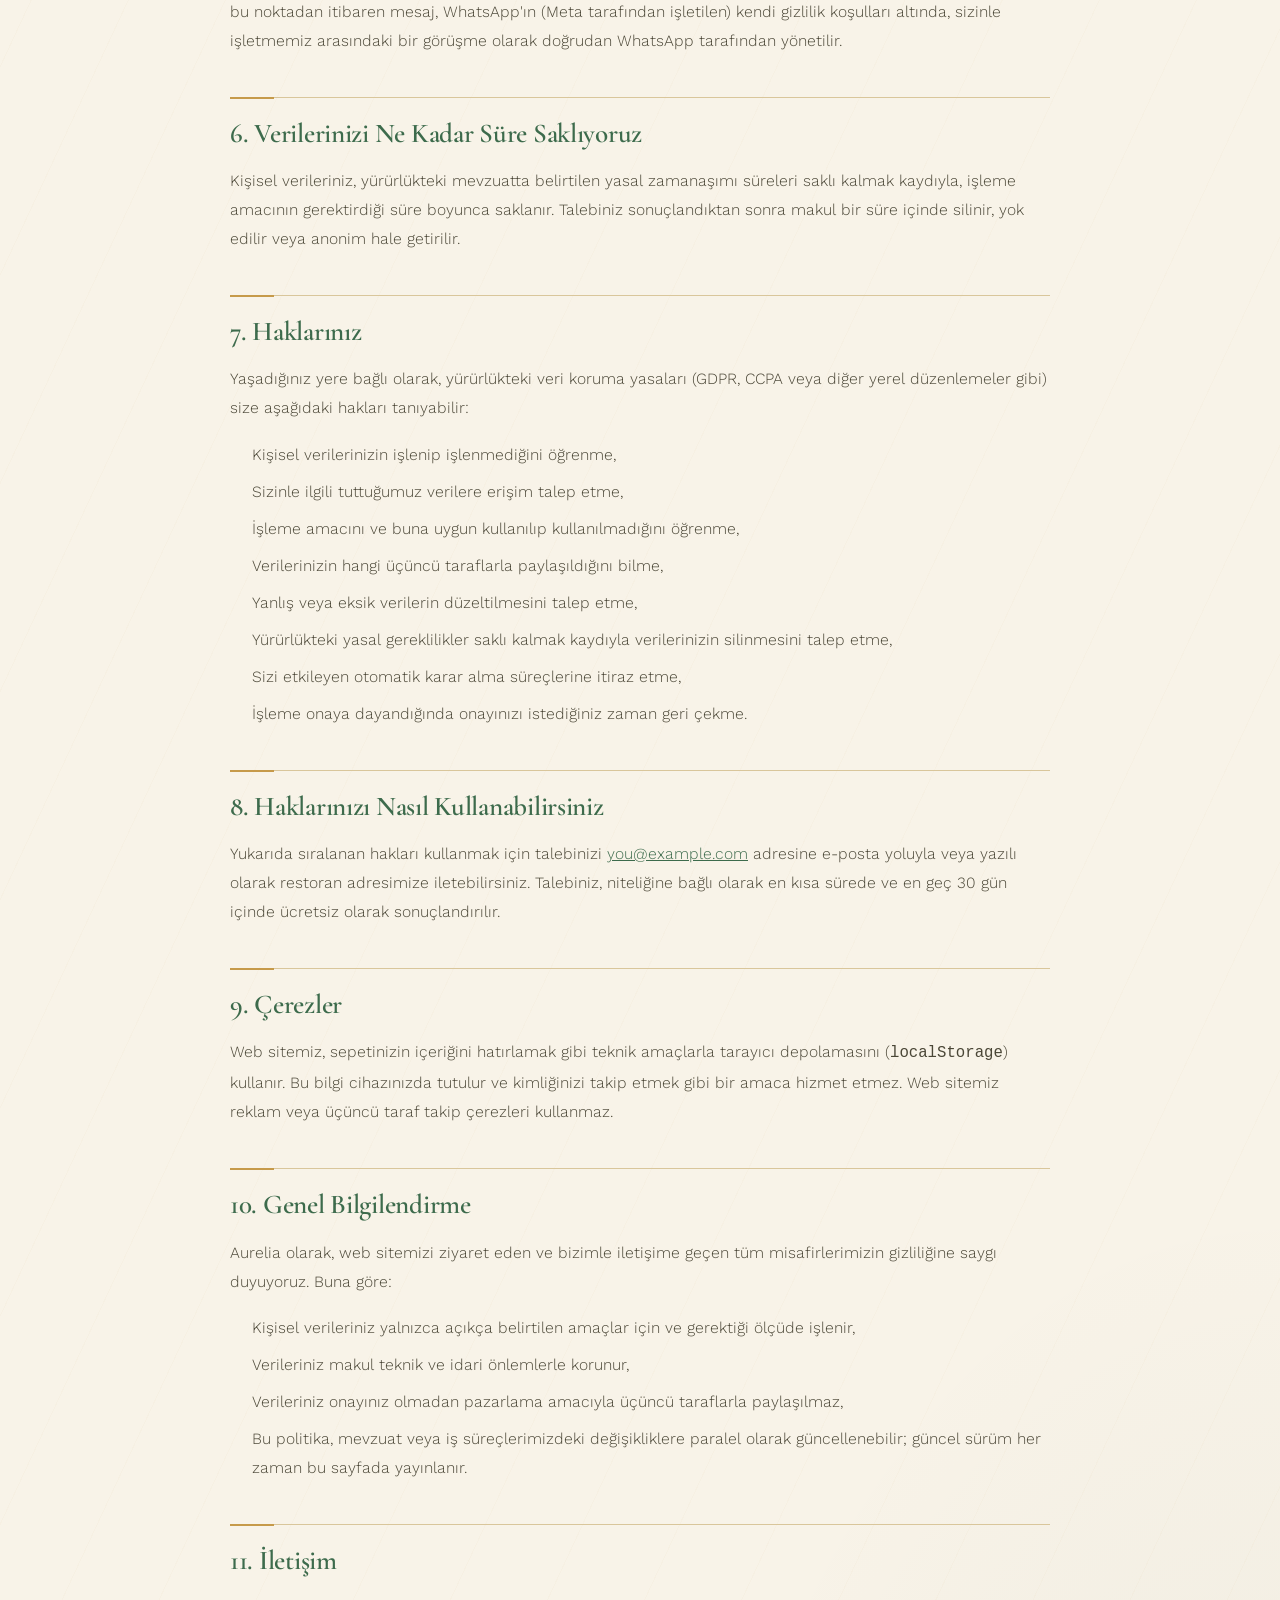
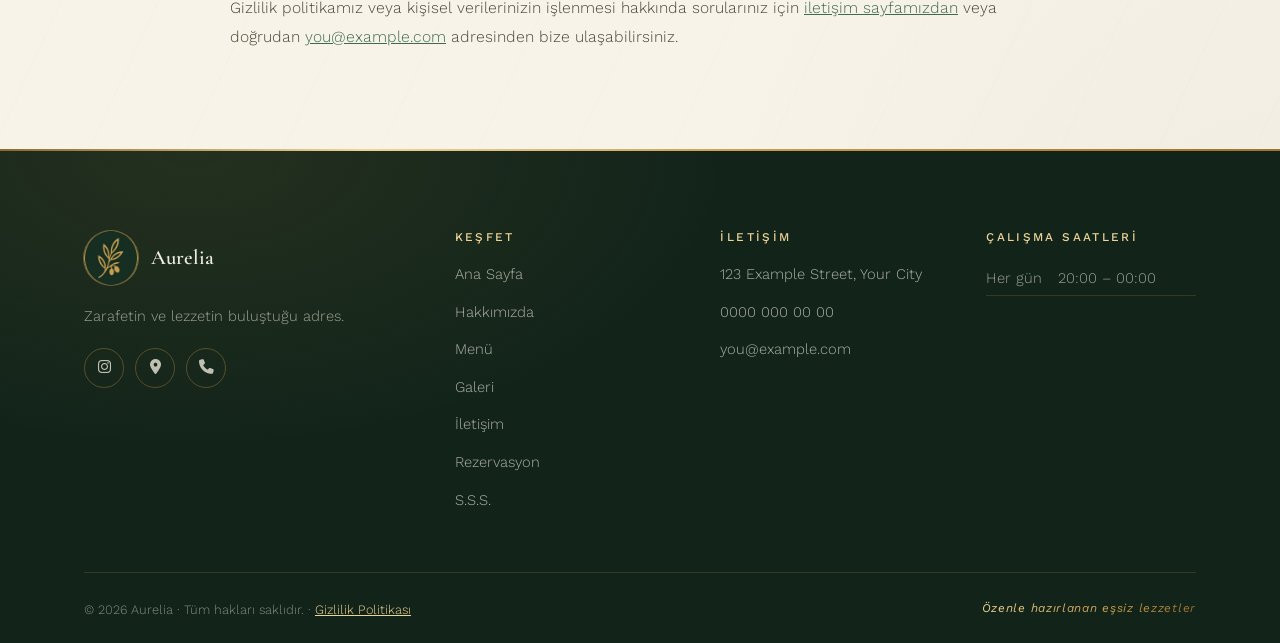
<file: privacy-policy.html>
﻿<!DOCTYPE html>
<html lang="en">
<head>
<!-- © 2026 efnan.dev — All rights reserved. Licensed per LICENSE.txt; do not resell or redistribute this source as a standalone template/theme. -->
<meta charset="UTF-8">
<title>Privacy Policy · Aurelia</title>
<meta name="viewport" content="width=device-width, initial-scale=1.0">
<meta name="robots" content="index, follow">
<meta name="description" content="Aurelia privacy policy — how we collect, use, and protect your personal data.">
<meta name="theme-color" content="#F8F3E8">
<link rel="canonical" href="https://www.yourdomain.com/privacy-policy.html">
<link rel="icon" href="assets/img/icon/favicon.png">
<link rel="apple-touch-icon" href="assets/img/icon/favicon.png">
<link rel="preconnect" href="https://fonts.googleapis.com">
<link rel="preconnect" href="https://fonts.gstatic.com" crossorigin>
<link href="https://fonts.googleapis.com/css2?family=Petrona:ital,wght@0,400..700;1,400..600&family=Work+Sans:wght@300;400;500;600&family=IBM+Plex+Mono:wght@400;500;600&family=Cormorant+Garamond:ital,wght@0,500;0,600;1,500;1,600&display=swap" rel="stylesheet">
<link rel="stylesheet" href="https://cdnjs.cloudflare.com/ajax/libs/font-awesome/6.5.1/css/all.min.css">
<link rel="stylesheet" href="assets/css/style.css?v=2.0">
</head>
<body class="has-photo-hero">

<!-- ANNOUNCEMENT BAR — edit the message below, or remove this whole block to disable -->
<div class="announce-bar">
  <div class="announce-bar-inner">
    <p><i class="fas fa-champagne-glasses"></i> <span data-i18n="announce-text">Tonight: Live Jazz from 8 PM — walk-ins welcome.</span></p>
    <button class="announce-close" aria-label="Dismiss announcement"><i class="fas fa-times"></i></button>
  </div>
</div>

<!-- LOADER -->
<div class="loader">
  <div class="loader-icon-wrap"><img src="assets/img/icon/favicon.png" alt="Aurelia"></div>
  <span class="lname">AURELIA</span>
  <span class="loader-bar"><span></span></span>
</div>

<!-- HEADER -->
<header class="site-header">
  <nav class="nav">
    <a href="index.html" class="brand">
      <img src="assets/img/icon/favicon.png" alt="Aurelia">
      <span class="brand-name">Aurelia<small>Restaurant & Bar</small></span>
    </a>
    <ul class="nav-links">
      <li><a href="index.html" data-i18n="nav-home">Home</a></li>
      <li><a href="about.html" data-i18n="nav-about">About</a></li>
      <li><a href="menu.html" data-i18n="nav-menu">Menu</a></li>
      <li><a href="gallery.html" data-i18n="nav-gallery">Gallery</a></li>
      <li><a href="contact.html" data-i18n="nav-contact">Contact</a></li>
    </ul>
    <div class="nav-right">
            <div class="lang-switch" role="group" aria-label="Language"><button type="button" data-lang="tr">TR</button><button type="button" data-lang="en">EN</button></div>
            <a href="reservation.html" class="nav-reserve-btn" data-i18n="nav-reserve-short">Reserve</a>
      <button class="icon-link cart-nav-btn" data-cart-open aria-label="Open cart">
        <i class="fas fa-bag-shopping"></i>
        <span class="cart-badge" style="display:none">0</span>
      </button>
<a class="icon-link" href="https://www.instagram.com/aurelia.restaurant/" target="_blank" rel="noopener" aria-label="Instagram"><i class="fab fa-instagram"></i></a>
      <button class="burger" aria-label="Menu"><span></span><span></span><span></span></button>
    </div>
  </nav>
</header>

<!-- MOBILE NAV -->
<div class="mobile-nav">
  <button class="mobile-nav-close" aria-label="Close menu"><i class="fas fa-times"></i></button>
  <div class="mobile-nav-links">
    <a href="index.html" data-i18n="nav-home">Home</a>
    <a href="about.html" data-i18n="nav-about">About</a>
    <a href="menu.html" data-i18n="nav-menu">Menu</a>
    <a href="gallery.html" data-i18n="nav-gallery">Gallery</a>
    <a href="contact.html" data-i18n="nav-contact">Contact</a>
  </div>
  <div class="mobile-nav-foot">
    <a href="reservation.html" class="mobile-reserve-btn" data-i18n="nav-reserve">Reserve a Table</a>
    <div class="lang-switch" role="group" aria-label="Language"><button type="button" data-lang="tr">TR</button><button type="button" data-lang="en">EN</button></div>
    <div class="mobile-nav-social">
      <a href="https://www.instagram.com/aurelia.restaurant/" target="_blank" rel="noopener" aria-label="Instagram"><i class="fab fa-instagram"></i></a>
      <a href="tel:+900000000000" aria-label="Call Aurelia"><i class="fas fa-phone"></i></a>
    </div>
  </div>
</div>

<!-- PAGE HERO -->
<section class="page-hero">
  <div class="wrap">
    <span class="kicker" data-i18n="kvkk-kicker">Legal</span>
    <h1><span data-i18n="kvkk-title-1">Your Data,</span> <span class="serif-italic copper-text" data-i18n="kvkk-title-2">Your Rights</span></h1>
    <p data-i18n="kvkk-subtitle">How we collect, use, and protect your personal information.</p>
  </div>
</section>

<!-- CONTENT -->
<section class="section wrap">
  <div class="legal-prose reveal">

    <h2 data-i18n="kvkk-h1">1. Who We Are</h2>
    <p data-i18n="kvkk-s1-p1">This Privacy Policy explains how <strong>Aurelia</strong> ("we", "us", or "our") collects, uses, and protects the personal data you share with us through our website (<strong>www.yourdomain.com</strong>) or when you contact our restaurant.</p>
    <p data-i18n="kvkk-s1-p2"><strong>Restaurant address:</strong> 123 Example Street, Your City<br><strong>Phone:</strong> <a href="tel:+900000000000">0000 000 00 00</a><br><strong>E-mail:</strong> <a href="mailto:you@example.com">you@example.com</a></p>

    <h2 data-i18n="kvkk-h2">2. Personal Data Processed</h2>
    <p data-i18n="kvkk-s2-p1">If you fill out the contact form or place an order through our website, the following personal data of yours is processed:</p>
    <ul data-i18n="kvkk-s2-list"><li><strong>Identity data:</strong> first and last name</li><li><strong>Contact data:</strong> e-mail address, phone number (if provided)</li><li><strong>Order data:</strong> items ordered and order timestamp</li><li><strong>Other:</strong> the content of the message you send us</li></ul>

    <h2 data-i18n="kvkk-h3">3. How We Use Your Data</h2>
    <p data-i18n="kvkk-s3-p1">Your personal data is processed solely for the purposes of responding to your requests and messages, managing customer relations, processing orders and reservation requests, and maintaining communication with you. Your data is not used for any purpose other than those specified.</p>

    <h2 data-i18n="kvkk-h4">4. Legal Basis</h2>
    <p data-i18n="kvkk-s4-p1">We process your personal data based on the consent you give when submitting our contact form or placing an order, and where necessary to fulfill a request you've made or pursue legitimate business interests in a way that does not override your rights.</p>

    <h2 data-i18n="kvkk-h5">5. How We Share Your Data</h2>
    <p data-i18n="kvkk-s5-p1">Our website does not transmit or store the information you enter in the contact or reservation forms itself. When you submit a form, your browser opens a pre-filled WhatsApp message for you to review and send; from that point on, the message is handled directly by WhatsApp (operated by Meta) as a conversation between you and our business, under WhatsApp's own privacy terms.</p>

    <h2 data-i18n="kvkk-h6">6. How Long We Keep Your Data</h2>
    <p data-i18n="kvkk-s6-p1">Your personal data is retained for as long as required by the purpose of processing, subject to the statutory limitation periods set out in applicable legislation. It is deleted, destroyed, or anonymized within a reasonable period after your request has been resolved.</p>

    <h2 data-i18n="kvkk-h7">7. Your Rights</h2>
    <p data-i18n="kvkk-s7-p1">Depending on where you live, applicable data protection laws (such as the GDPR, CCPA, or other local regulations) may give you the following rights:</p>
    <ul data-i18n="kvkk-s7-list"><li>Learn whether your personal data is being processed,</li><li>Request access to the data we hold about you,</li><li>Learn the purpose of processing and whether it is used accordingly,</li><li>Know which third parties your data has been shared with,</li><li>Request correction of inaccurate or incomplete data,</li><li>Request deletion of your data, subject to applicable legal requirements,</li><li>Object to automated decision-making that affects you,</li><li>Withdraw consent at any time where processing is based on consent.</li></ul>

    <h2 data-i18n="kvkk-h8">8. How to Exercise Your Rights</h2>
    <p data-i18n="kvkk-s8-p1">To exercise the rights listed above, you may submit your request by e-mail to <a href="mailto:you@example.com">you@example.com</a> or in writing to our restaurant address. Your request will be concluded free of charge as soon as possible, and no later than 30 days, depending on its nature.</p>

    <h2 data-i18n="kvkk-h9">9. Cookies</h2>
    <p data-i18n="kvkk-s9-p1">Our website uses browser storage for technical purposes such as remembering the contents of your cart (<code>localStorage</code>). This information is kept on your device and does not serve any purpose of tracking your identity. Our website does not use advertising or third-party tracking cookies.</p>

    <h2 data-i18n="kvkk-h10">10. General Information</h2>
    <p data-i18n="kvkk-s10-p1">As Aurelia, we respect the privacy of all guests who visit our website and contact us. Accordingly:</p>
    <ul data-i18n="kvkk-s10-list"><li>Your personal data is processed only for explicitly stated purposes and to the extent necessary,</li><li>Your data is protected with reasonable technical and administrative measures,</li><li>Your data is not shared with third parties for marketing purposes without your consent,</li><li>This policy may be updated in line with changes in legislation or our business processes; the current version is always published on this page.</li></ul>

    <h2 data-i18n="kvkk-h11">11. Contact</h2>
    <p data-i18n="kvkk-s11-p1">For questions about our privacy policy or the processing of your personal data, you can reach us through our <a href="contact.html">contact page</a> or directly at <a href="mailto:you@example.com">you@example.com</a>.</p>

  </div>
</section>

<!-- FOOTER -->
<footer class="site-footer">
  <div class="wrap">
    <div class="foot-grid">
      <div class="foot-col">
        <div class="foot-brand"><img src="assets/img/icon/favicon.png" alt="Aurelia"><b>Aurelia</b></div>
        <p data-i18n="foot-tag">A table worth making time for.</p>
        <div class="foot-social">
          <a href="https://www.instagram.com/aurelia.restaurant/" target="_blank" rel="noopener" aria-label="Instagram"><i class="fab fa-instagram"></i></a>
          <a href="https://maps.google.com/?q=123+Example+Street+Your+City" target="_blank" rel="noopener" aria-label="Location"><i class="fas fa-location-dot"></i></a>
          <a href="tel:+900000000000" aria-label="Phone"><i class="fas fa-phone"></i></a>
        </div>
      </div>
      <div class="foot-col">
        <h4 data-i18n="foot-explore">Explore</h4>
        <ul>
          <li><a href="index.html" data-i18n="nav-home">Home</a></li>
          <li><a href="about.html" data-i18n="nav-about">About</a></li>
          <li><a href="menu.html" data-i18n="nav-menu">Menu</a></li>
          <li><a href="gallery.html" data-i18n="nav-gallery">Gallery</a></li>
          <li><a href="contact.html" data-i18n="nav-contact">Contact</a></li>
          <li><a href="reservation.html" data-i18n="nav-reserve">Reserve a Table</a></li>
          <li><a href="faq.html" data-i18n="foot-nav-faq">FAQ</a></li>
        </ul>
      </div>
      <div class="foot-col">
        <h4 data-i18n="foot-contact">Contact</h4>
        <ul>
          <li><a href="https://maps.google.com/?q=123+Example+Street+Your+City" target="_blank" rel="noopener" data-i18n="footer-address">123 Example Street, Your City</a></li>
          <li><a href="tel:+900000000000">0000 000 00 00</a></li>
          <li><a href="mailto:you@example.com">you@example.com</a></li>
        </ul>
      </div>
      <div class="foot-col">
        <h4 data-i18n="foot-hours">Opening Hours</h4>
        <div class="foot-hours">
          <div class="hr-row"><span data-i18n="foot-everyday">Every day</span><span>20:00 – 00:00</span></div>
        </div>
      </div>
    </div>
    <div class="foot-bottom">
      <p>© <span id="year">2026</span> Aurelia · <span data-i18n="footer-rights">All rights reserved.</span> · <a href="privacy-policy.html" data-i18n="footer-privacy" style="color:var(--brass-bright);text-decoration:underline">Privacy Policy</a></p>
      <p class="made copper-text serif-italic" data-i18n="footer-slogan">Good food, always worth the table</p>
    </div>
  </div>
</footer>

<a href="#" class="scroll-top" aria-label="Back to top"><i class="fas fa-arrow-up"></i></a>

<!-- CART DRAWER -->
<div class="cart-drawer" id="cartDrawer">
  <div class="cart-panel">
    <div class="cart-head">
      <h3><i class="fas fa-bag-shopping"></i> <span data-i18n="cart-title">Your Order</span></h3>
      <button class="cart-close" data-cart-close aria-label="Close cart"><i class="fas fa-times"></i></button>
    </div>
    <div class="cart-body" id="cartBody">
      <div class="cart-empty"><i class="fas fa-bag-shopping"></i><p data-i18n="cart-empty">Your cart is empty</p></div>
    </div>
    <div class="cart-footer" id="cartFooter" style="display:none">
      <div class="cart-total"><span data-i18n="cart-total-label">Total</span><span class="cart-total-value">$0</span></div>
      <button class="btn btn-primary cart-checkout" id="cartCheckoutBtn"><i class="fab fa-whatsapp"></i> <span data-i18n="cart-checkout-btn">Order via WhatsApp</span></button>
      <button class="cart-clear" id="cartClearBtn" data-i18n="cart-clear-btn">Clear cart</button>
    </div>
  </div>
</div>
<script src="assets/js/site-config.js?v=1"></script>
<script src="assets/js/app.js?v=2.3"></script>
<script src="assets/js/cart.js?v=2.0"></script>


<!-- WHATSAPP FLOAT -->
<a href="#" data-whatsapp-link data-whatsapp-text="Hi%2C%20I%27d%20like%20to%20know%20more%20about%20Aurelia."
   class="whatsapp-float" target="_blank" rel="noopener" aria-label="Contact via WhatsApp">
  <i class="fab fa-whatsapp"></i>
</a>

</body>
</html>
</file>
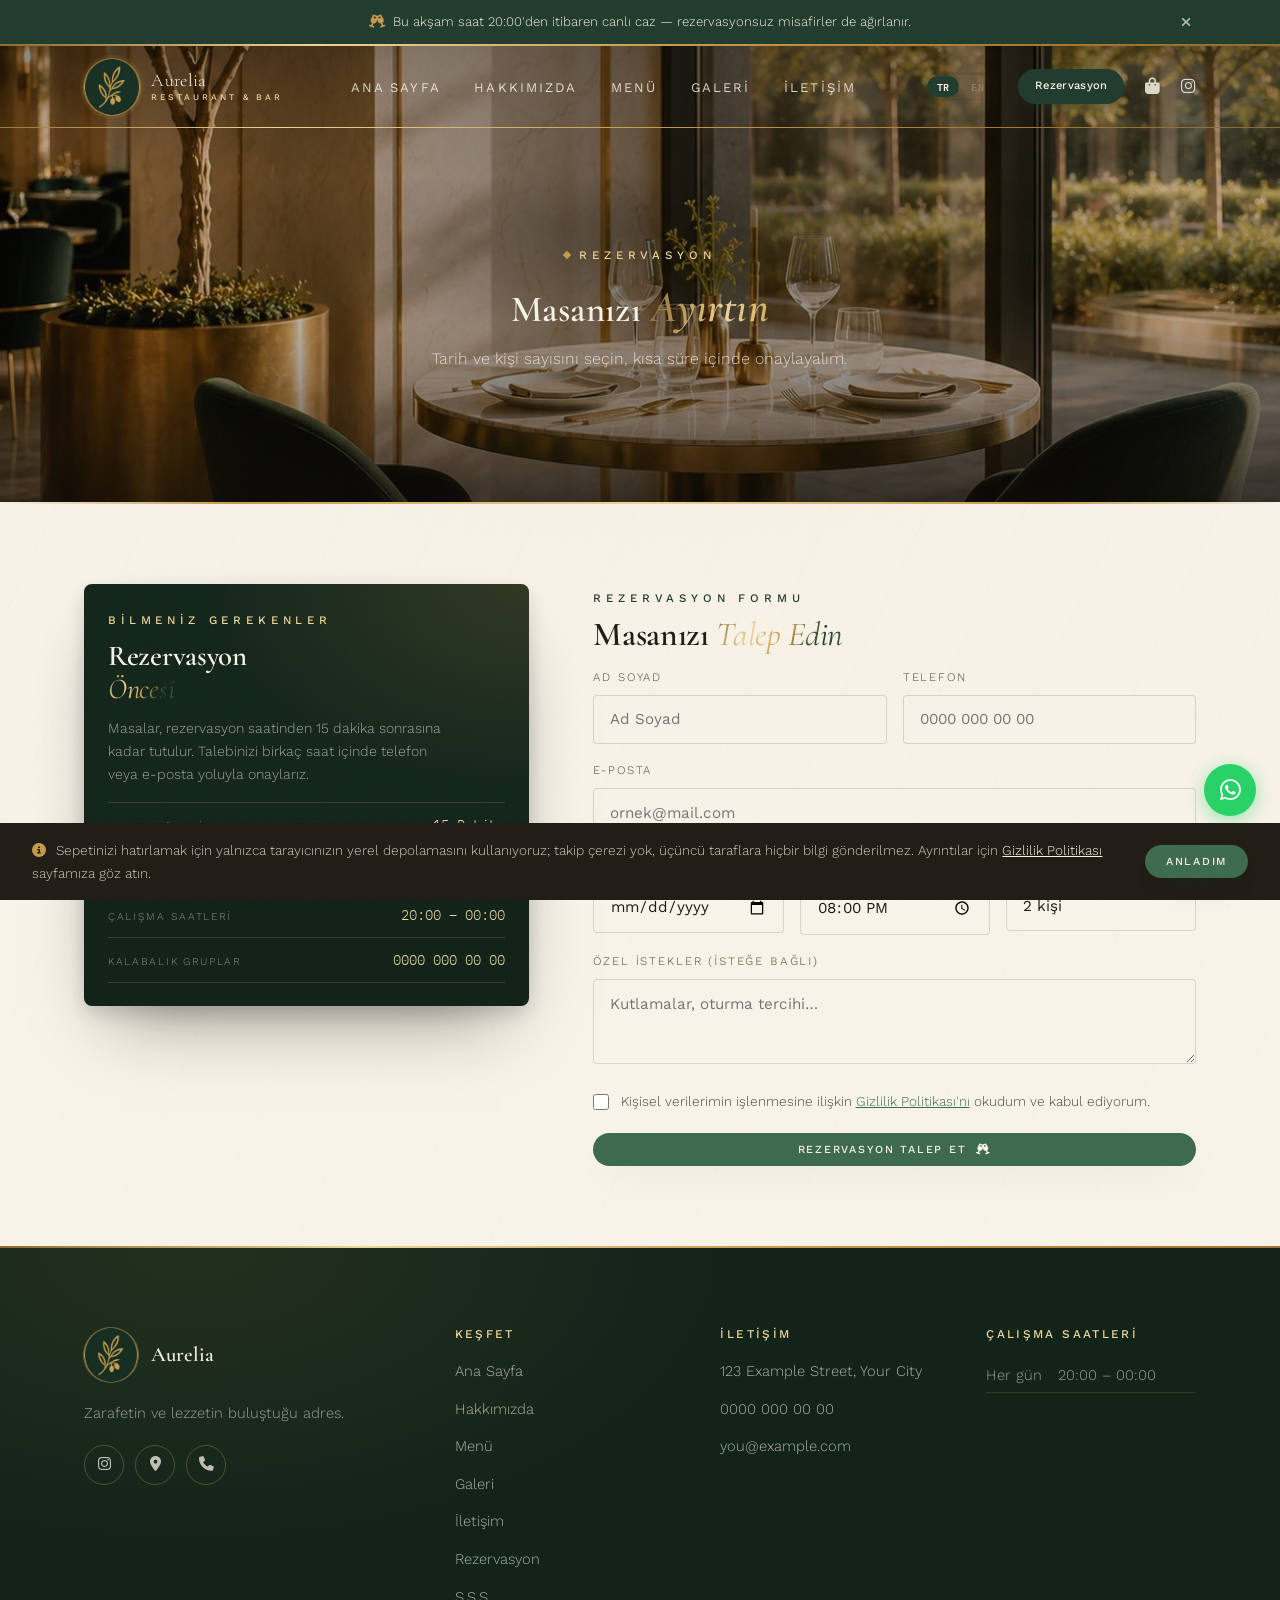
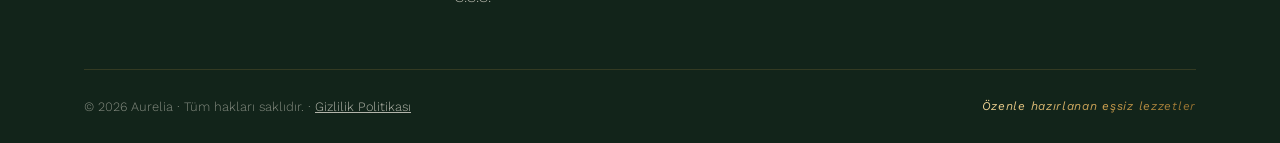
<file: reservation.html>
﻿<!DOCTYPE html>
<html lang="en">
<head>
<!-- © 2026 efnan.dev — All rights reserved. Licensed per LICENSE.txt; do not resell or redistribute this source as a standalone template/theme. -->
<meta charset="UTF-8">
<title>Rezervasyon · Aurelia</title>
<meta name="viewport" content="width=device-width, initial-scale=1.0">
<meta name="robots" content="index, follow">
<meta name="description" content="Aurelia'da masa ayırtın: 123 Example Street, Your City. Her gün 20:00 – 00:00 arası açık.">
<meta name="theme-color" content="#F8F3E8">
<link rel="canonical" href="https://www.yourdomain.com/reservation.html">
<link rel="icon" href="assets/img/icon/favicon.png">
<link rel="apple-touch-icon" href="assets/img/icon/favicon.png">
<link rel="preconnect" href="https://fonts.googleapis.com">
<link rel="preconnect" href="https://fonts.gstatic.com" crossorigin>
<link href="https://fonts.googleapis.com/css2?family=Petrona:ital,wght@0,400..700;1,400..600&family=Work+Sans:wght@300;400;500;600&family=IBM+Plex+Mono:wght@400;500;600&family=Cormorant+Garamond:ital,wght@0,500;0,600;1,500;1,600&display=swap" rel="stylesheet">
<link rel="stylesheet" href="https://cdnjs.cloudflare.com/ajax/libs/font-awesome/6.5.1/css/all.min.css">
<link rel="stylesheet" href="assets/css/style.css?v=2.0">


<script type="application/ld+json">
{
  "@context":"https://schema.org",
  "@type":"Restaurant",
  "name":"Aurelia",
  "url":"https://www.yourdomain.com/",
  "telephone":"+900000000000",
  "address":{"@type":"PostalAddress","streetAddress":"123 Example Street","addressLocality":"Your City","addressCountry":"US"},
  "openingHoursSpecification":{"@type":"OpeningHoursSpecification","dayOfWeek":["Monday","Tuesday","Wednesday","Thursday","Friday","Saturday","Sunday"],"opens":"20:00","closes":"00:00"},
  "sameAs":["https://www.instagram.com/aurelia.restaurant/"]
}
</script>
</head>
<body class="has-photo-hero">

<!-- ANNOUNCEMENT BAR — edit the message below, or remove this whole block to disable -->
<div class="announce-bar">
  <div class="announce-bar-inner">
    <p><i class="fas fa-champagne-glasses"></i> <span data-i18n="announce-text">Tonight: Live Jazz from 8 PM — walk-ins welcome.</span></p>
    <button class="announce-close" aria-label="Dismiss announcement"><i class="fas fa-times"></i></button>
  </div>
</div>

<div class="loader">
  <div class="loader-icon-wrap"><img src="assets/img/icon/favicon.png" alt="Aurelia"></div>
  <span class="lname">AURELIA</span>
  <span class="loader-bar"><span></span></span>
</div>

<header class="site-header">
  <nav class="nav">
    <a href="index.html" class="brand">
      <img src="assets/img/icon/favicon.png" alt="Aurelia">
      <span class="brand-name">Aurelia<small>Restaurant & Bar</small></span>
    </a>
    <ul class="nav-links">
      <li><a href="index.html" data-i18n="nav-home">Home</a></li>
      <li><a href="about.html" data-i18n="nav-about">About</a></li>
      <li><a href="menu.html" data-i18n="nav-menu">Menu</a></li>
      <li><a href="gallery.html" data-i18n="nav-gallery">Gallery</a></li>
      <li><a href="contact.html" data-i18n="nav-contact">Contact</a></li>
    </ul>
    <div class="nav-right">
      <div class="lang-switch" role="group" aria-label="Language"><button type="button" data-lang="tr">TR</button><button type="button" data-lang="en">EN</button></div>
            <a href="reservation.html" class="nav-reserve-btn" data-i18n="nav-reserve-short">Reserve</a>
      <button class="icon-link cart-nav-btn" data-cart-open aria-label="Open cart">
        <i class="fas fa-bag-shopping"></i>
        <span class="cart-badge" style="display:none">0</span>
      </button>
      <a class="icon-link" href="https://www.instagram.com/aurelia.restaurant/" target="_blank" rel="noopener" aria-label="Instagram"><i class="fab fa-instagram"></i></a>
      <button class="burger" aria-label="Menu"><span></span><span></span><span></span></button>
    </div>
  </nav>
</header>

<div class="mobile-nav">
  <button class="mobile-nav-close" aria-label="Close menu"><i class="fas fa-times"></i></button>
  <div class="mobile-nav-links">
    <a href="index.html" data-i18n="nav-home">Home</a>
    <a href="about.html" data-i18n="nav-about">About</a>
    <a href="menu.html" data-i18n="nav-menu">Menu</a>
    <a href="gallery.html" data-i18n="nav-gallery">Gallery</a>
    <a href="contact.html" data-i18n="nav-contact">Contact</a>
  </div>
  <div class="mobile-nav-foot">
    <a href="reservation.html" class="mobile-reserve-btn" data-i18n="nav-reserve">Reserve a Table</a>
    <div class="lang-switch" role="group" aria-label="Language"><button type="button" data-lang="tr">TR</button><button type="button" data-lang="en">EN</button></div>
    <div class="mobile-nav-social">
      <a href="https://www.instagram.com/aurelia.restaurant/" target="_blank" rel="noopener" aria-label="Instagram"><i class="fab fa-instagram"></i></a>
      <a href="tel:+900000000000" aria-label="Call Aurelia"><i class="fas fa-phone"></i></a>
    </div>
  </div>
</div>

<section class="res-hero">
  <div class="res-hero-bg">
    <img src="assets/img/img11.webp" alt="Window-side table set at Aurelia with garden views">
  </div>
  <div class="wrap">
    <span class="kicker" data-i18n="res-kicker">Reservations</span>
    <h1>
      <span data-i18n="res-title-1">Reserve</span>
      <span class="serif-italic copper-text" data-i18n="res-title-2">Your Table</span>
    </h1>
    <p data-i18n="res-desc">Choose a date and how many you'll be — we'll confirm shortly.</p>
  </div>
</section>

<!-- RESERVATION -->
<section class="section wrap">
  <div class="reservation-block">
    <div class="reservation-info-card">
      <span class="kicker" data-i18n="res-info-kicker">Good to Know</span>
      <h2><span data-i18n="res-info-title-1">Before You</span><br><span class="serif-italic copper-text" data-i18n="res-info-title-2">Book</span></h2>
      <p data-i18n="res-info-text">Tables are held for 15 minutes past the reserved time. We'll confirm your request by phone or e-mail within a few hours.</p>

      <div class="res-facts">
        <div class="res-fact"><span class="res-fact-label" data-i18n="res-fact-hold-lbl">Hold Time</span><span class="res-fact-value" data-i18n="res-fact-hold-val">15 Minutes</span></div>
        <div class="res-fact"><span class="res-fact-label" data-i18n="res-fact-guests-lbl">Guests</span><span class="res-fact-value" data-i18n="res-fact-guests-val">Up to 10 Online</span></div>
        <div class="res-fact"><span class="res-fact-label" data-i18n="res-fact-hours-lbl">Hours</span><span class="res-fact-value">20:00 – 00:00</span></div>
        <div class="res-fact"><span class="res-fact-label" data-i18n="res-fact-larger-lbl">Larger Groups</span><span class="res-fact-value"><a href="tel:+900000000000" style="color:inherit">0000 000 00 00</a></span></div>
      </div>
    </div>

    <div>
      <span class="kicker" data-i18n="res-form-kicker">Reservation Form</span>
      <h2 style="font-size:clamp(1.5rem,3vw,2.1rem);margin:.4rem 0 1rem"><span data-i18n="res-form-title-1">Request Your</span> <span class="serif-italic copper-text" data-i18n="res-form-title-2">Table</span></h2>

      <div id="resToast" style="display:none;margin-bottom:.9rem;padding:.7rem 1rem;border-radius:var(--radius);font-size:.85rem;font-family:var(--body)"></div>

      <form id="reservationForm" class="reservation-form" novalidate>

        <div class="form-row">
          <div class="field">
            <label for="rv-name" data-i18n="label-name">Name</label>
            <input type="text" id="rv-name" required placeholder="Your Full Name" data-i18n-ph="ph-name">
          </div>
          <div class="field">
            <label for="rv-phone" data-i18n="label-phone">Phone</label>
            <input type="tel" id="rv-phone" required placeholder="0000 000 00 00" data-i18n-ph="ph-phone">
          </div>
        </div>
        <div class="field">
          <label for="rv-email" data-i18n="label-email">E-mail</label>
          <input type="email" id="rv-email" required placeholder="example@mail.com" data-i18n-ph="ph-email">
        </div>

        <div class="form-row form-row-3">
          <div class="field">
            <label for="rv-date" data-i18n="res-label-date">Date</label>
            <input type="date" id="rv-date" required>
          </div>
          <div class="field">
            <label for="rv-time" data-i18n="res-label-time">Time</label>
            <input type="time" id="rv-time" required value="20:00">
          </div>
          <div class="field">
            <label for="rv-guests" data-i18n="res-label-guests">Guests</label>
            <select id="rv-guests" required>
              <option value="1" data-i18n="res-guest-1">1 guest</option>
              <option value="2" selected data-i18n="res-guest-2">2 guests</option>
              <option value="3" data-i18n="res-guest-3">3 guests</option>
              <option value="4" data-i18n="res-guest-4">4 guests</option>
              <option value="5" data-i18n="res-guest-5">5 guests</option>
              <option value="6" data-i18n="res-guest-6">6 guests</option>
              <option value="7" data-i18n="res-guest-7">7 guests</option>
              <option value="8" data-i18n="res-guest-8">8 guests</option>
              <option value="9" data-i18n="res-guest-9">9 guests</option>
              <option value="10" data-i18n="res-guest-10">10 guests</option>
            </select>
          </div>
        </div>

        <div class="field">
          <label for="rv-notes"><span data-i18n="res-label-notes">Special Requests</span> <span style="color:var(--ink-faint);font-weight:400" data-i18n="res-notes-optional">(optional)</span></label>
          <textarea id="rv-notes" placeholder="Celebrations, seating preference…" data-i18n-ph="res-ph-notes"></textarea>
        </div>

        <label class="consent-row">
          <input type="checkbox" id="rv-consent" required>
          <span data-i18n="consent-text">I have read and accept the <a href="privacy-policy.html" target="_blank">Privacy Notice</a> regarding the processing of my personal data.</span>
        </label>
        <button type="submit" class="btn btn-primary" id="resSubmitBtn" style="width:100%;justify-content:center">
          <span class="btn-text" data-i18n="res-submit-btn">Request Reservation</span>
          <i class="fas fa-champagne-glasses arrow" id="resBtnIcon"></i>
        </button>
      </form>
    </div>
  </div>
</section>

<footer class="site-footer">
  <div class="wrap">
    <div class="foot-grid">
      <div class="foot-col">
        <div class="foot-brand"><img src="assets/img/icon/favicon.png" alt="Aurelia"><b>Aurelia</b></div>
        <p data-i18n="foot-tag">A table worth making time for.</p>
        <div class="foot-social">
          <a href="https://www.instagram.com/aurelia.restaurant/" target="_blank" rel="noopener" aria-label="Instagram"><i class="fab fa-instagram"></i></a>
          <a href="https://maps.google.com/?q=123+Example+Street+Your+City" target="_blank" rel="noopener" aria-label="Location"><i class="fas fa-location-dot"></i></a>
          <a href="tel:+900000000000" aria-label="Phone"><i class="fas fa-phone"></i></a>
        </div>
      </div>
      <div class="foot-col">
        <h4 data-i18n="foot-explore">Explore</h4>
        <ul>
          <li><a href="index.html" data-i18n="nav-home">Home</a></li>
          <li><a href="about.html" data-i18n="nav-about">About</a></li>
          <li><a href="menu.html" data-i18n="nav-menu">Menu</a></li>
          <li><a href="gallery.html" data-i18n="nav-gallery">Gallery</a></li>
          <li><a href="contact.html" data-i18n="nav-contact">Contact</a></li>
          <li><a href="reservation.html" data-i18n="nav-reserve">Reserve a Table</a></li>
          <li><a href="faq.html" data-i18n="foot-nav-faq">FAQ</a></li>
        </ul>
      </div>
      <div class="foot-col">
        <h4 data-i18n="foot-contact">Contact</h4>
        <ul>
          <li><a href="https://maps.google.com/?q=123+Example+Street+Your+City" target="_blank" rel="noopener" data-i18n="footer-address">123 Example Street, Your City</a></li>
          <li><a href="tel:+900000000000">0000 000 00 00</a></li>
          <li><a href="mailto:you@example.com">you@example.com</a></li>
        </ul>
      </div>
      <div class="foot-col">
        <h4 data-i18n="foot-hours">Opening Hours</h4>
        <div class="foot-hours">
          <div class="hr-row"><span data-i18n="foot-everyday">Every day</span><span>20:00 – 00:00</span></div>
        </div>
      </div>
    </div>
    <div class="foot-bottom">
      <p>© <span id="year">2026</span> Aurelia · <span data-i18n="footer-rights">All rights reserved.</span> · <a href="privacy-policy.html" data-i18n="footer-privacy" style="color:rgba(248,243,232,.7);text-decoration:underline">Privacy Policy</a></p>
      <p class="made copper-text serif-italic" data-i18n="footer-slogan">Good food, always worth the table</p>
    </div>
  </div>
</footer>

<a href="#" class="scroll-top" aria-label="Back to top"><i class="fas fa-arrow-up"></i></a>

<!-- CART DRAWER -->
<div class="cart-drawer" id="cartDrawer">
  <div class="cart-panel">
    <div class="cart-head">
      <h3><i class="fas fa-bag-shopping"></i> <span data-i18n="cart-title">Your Order</span></h3>
      <button class="cart-close" data-cart-close aria-label="Close cart"><i class="fas fa-times"></i></button>
    </div>
    <div class="cart-body" id="cartBody">
      <div class="cart-empty"><i class="fas fa-bag-shopping"></i><p data-i18n="cart-empty">Your cart is empty</p></div>
    </div>
    <div class="cart-footer" id="cartFooter" style="display:none">
      <div class="cart-total"><span data-i18n="cart-total-label">Total</span><span class="cart-total-value">$0</span></div>
      <button class="btn btn-primary cart-checkout" id="cartCheckoutBtn"><i class="fab fa-whatsapp"></i> <span data-i18n="cart-checkout-btn">Order via WhatsApp</span></button>
      <button class="cart-clear" id="cartClearBtn" data-i18n="cart-clear-btn">Clear cart</button>
    </div>
  </div>
</div>

<!-- WHATSAPP FLOAT -->
<a href="#" data-whatsapp-link data-whatsapp-text="Hi%2C%20I%27d%20like%20to%20know%20more%20about%20Aurelia."
   class="whatsapp-float" target="_blank" rel="noopener" aria-label="Contact via WhatsApp">
  <i class="fab fa-whatsapp"></i>
</a>

<script src="assets/js/site-config.js?v=1"></script>
<script src="assets/js/app.js?v=2.3"></script>
<script src="assets/js/cart.js?v=2.0"></script>

<!-- RESERVATION FORM HANDLER -->
<script>

/* Reservation form */
(function(){
  const form      = document.getElementById('reservationForm');
  const toast     = document.getElementById('resToast');
  const submitBtn = document.getElementById('resSubmitBtn');
  const btnText   = submitBtn.querySelector('.btn-text');
  const btnIcon   = document.getElementById('resBtnIcon');

  const dateInput = document.getElementById('rv-date');
  const today = new Date();
  dateInput.min = today.toISOString().split('T')[0];

  function lang(){ return (window.__aureliaGetLang && window.__aureliaGetLang()) || 'tr'; }
  function t(key, fallback){ return (window.__aureliaT && window.__aureliaT(key)) || fallback; }

  function showToast(msg, ok){
    toast.textContent = msg;
    toast.style.display = 'block';
    toast.style.background = ok ? 'rgba(61,90,69,.12)' : 'rgba(184,134,62,.16)';
    toast.style.border     = '1px dashed ' + (ok ? 'var(--forest)' : 'var(--brass)');
    toast.style.color      = ok ? 'var(--forest-light)' : 'var(--brass)';
    if(ok) setTimeout(()=>{ toast.style.display='none'; }, 6000);
  }

  function setLoading(loading){
    submitBtn.disabled = loading;
    if(loading){
      btnText.textContent = t('res-submit-sending','Sending…');
      btnIcon.className = 'fas fa-spinner fa-spin arrow';
    } else {
      btnText.textContent = t('res-submit-btn','Request Reservation');
      btnIcon.className = 'fas fa-champagne-glasses arrow';
    }
  }

  function validate(){
    const name  = document.getElementById('rv-name').value.trim();
    const phone = document.getElementById('rv-phone').value.trim();
    const email = document.getElementById('rv-email').value.trim();
    const date  = document.getElementById('rv-date').value;
    const time  = document.getElementById('rv-time').value;
    if(!name)  { showToast(t('res-toast-name','Please enter your name.'), false); return false; }
    if(!phone) { showToast(t('res-toast-phone','Please enter a phone number.'), false); return false; }
    if(!email || !/^[^\s@]+@[^\s@]+\.[^\s@]+$/.test(email)){
      showToast(t('res-toast-email','Please enter a valid e-mail address.'), false); return false;
    }
    if(!date)  { showToast(t('res-toast-date','Please choose a date.'), false); return false; }
    if(!time)  { showToast(t('res-toast-time','Please choose a time.'), false); return false; }
    if(!document.getElementById('rv-consent').checked){
      showToast(t('res-toast-consent','Please accept the Privacy Notice to continue.'), false); return false;
    }
    return true;
  }

  form.addEventListener('submit', function(e){
    e.preventDefault();
    toast.style.display = 'none';
    if(!validate()) return;
    setLoading(true);

    const name   = document.getElementById('rv-name').value.trim();
    const phone  = document.getElementById('rv-phone').value.trim();
    const email  = document.getElementById('rv-email').value.trim();
    const date   = document.getElementById('rv-date').value;
    const time   = document.getElementById('rv-time').value;
    const guests = document.getElementById('rv-guests').value;
    const notes  = document.getElementById('rv-notes').value.trim();

    try {
      const WHATSAPP_PHONE = (window.SITE_CONFIG && window.SITE_CONFIG.whatsapp) || '900000000000'; // set in assets/js/site-config.js
      const isEn = lang() === 'en';
      let msg = (isEn ? `Hi, I'd like to reserve a table.\n` : `Merhaba, bir masa rezervasyonu yapmak istiyorum.\n`);
      msg += (isEn ? `Name: ${name}\nPhone: ${phone}\nE-mail: ${email}\n` : `Ad Soyad: ${name}\nTelefon: ${phone}\nE-posta: ${email}\n`);
      msg += (isEn ? `Date: ${date}\nTime: ${time}\nGuests: ${guests}\n` : `Tarih: ${date}\nSaat: ${time}\nKişi Sayısı: ${guests}\n`);
      if (notes) msg += (isEn ? `Notes: ${notes}\n` : `Notlar: ${notes}\n`);
      window.open(`https://wa.me/${WHATSAPP_PHONE}?text=${encodeURIComponent(msg)}`, '_blank', 'noopener');

      setLoading(false);
      showToast(t('res-toast-success','✓ Opening WhatsApp with your reservation details — just hit send there!'), true);
      form.reset();
      document.getElementById('rv-time').value = '20:00';
      document.getElementById('rv-guests').value = '2';
    } catch(err) {
      setLoading(false);
      showToast(t('res-toast-error','An error occurred while sending. Please try again.'), false);
      console.error('Reservation submission error:', err);
    }
  });
})();
</script>

</body>
</html>
</file>
<file: assets/css/style.css>
/* =====================================================================
   AURELIA — Restaurant Website
   Design system & global styles
   Aesthetic: marble & brass fine dining — warm stone, brushed gold,
   deep bottle-emerald velvet. Quiet luxury with one gold signature.

   © 2026 efnan.dev — All rights reserved.
   Licensed per LICENSE.txt. Do not resell, sublicense, or redistribute
   this source as a standalone template/theme.
   ===================================================================== */

/* ----------------------------- TOKENS ------------------------------ */
:root{
  /* Surfaces — warm marble stone, not kraft paper */
  --bg:            #F8F3E8;   /* polished marble white     */
  --bg-2:          #EFE5CE;   /* deeper stone               */
  --bg-3:          #E7DABC;   /* cards / panels            */
  --bg-line:       #D9C69B;   /* gold-tinted hairlines      */

  /* Brand — bottle-emerald velvet + brushed brass */
  --forest:        #1F3B2C;   /* deep emerald velvet (primary accent) */
  --forest-light:  #3D6B4C;   /* highlight / hover state   */
  --forest-deep:   #12241A;   /* near-black emerald — dark sections */
  --brass:         #C69A4A;   /* brushed brass / gold       */
  --brass-bright:  #EDD497;   /* light hitting gold edge   */
  --brass-deep:    #8C6A2C;   /* gold in shadow             */
  --ink:         #1E1B14;   /* primary text (ink)        */
  --ink-dim:     #4A4636;   /* secondary text            */
  --ink-faint:   #8A8168;   /* muted / captions          */

  /* Typography */
  --display: "Cormorant Garamond", "Petrona", Georgia, "Times New Roman", serif;
  --body:    "Work Sans", "Segoe UI", system-ui, sans-serif;
  --mono:    "IBM Plex Mono", "Courier New", monospace;

  /* Metrics */
  --maxw: 1240px;
  --gut: clamp(20px, 5vw, 64px);
  --radius: 4px;
  --header-h: 84px;

  /* Motion */
  --ease: cubic-bezier(.22,.61,.36,1);
  --ease-out: cubic-bezier(.16,1,.3,1);

  /* Gold gradient — used for text, lines, foil */
  --accent-grad: linear-gradient(120deg,#8C6A2C 0%,#EDD497 30%,#C69A4A 55%,#1F3B2C 80%,#3D6B4C 100%);
  /* Pure metallic gold sweep — buttons, dividers, tape */
  --gold-shine: linear-gradient(115deg,#8C6A2C 0%,#EDD497 24%,#C69A4A 52%,#a9782f 78%,#8C6A2C 100%);
  /* Shared "paper card" surface used by tickets/cards/badges */
  --paper: linear-gradient(165deg,#fdfaf1 0%,#f2e9d4 55%,#ecdfc0 100%);
  --paper-shadow: 0 30px 60px -28px rgba(18,20,14,.4), 0 6px 16px rgba(18,20,14,.1);
  --tape-grad: linear-gradient(120deg,#f0dba4 0%,#dcb679 45%,#C69A4A 60%,#8C6A2C 100%);
}

/* ----------------------------- RESET ------------------------------- */
*,*::before,*::after{box-sizing:border-box;margin:0;padding:0}
html{scroll-behavior:smooth;-webkit-text-size-adjust:100%;overflow-x:hidden}
body{
  font-family:var(--body);
  background:
    repeating-linear-gradient(115deg,rgba(198,154,74,.03) 0px,rgba(198,154,74,.03) 1px,transparent 1px,transparent 88px),
    radial-gradient(120% 60% at 50% 0%,rgba(198,154,74,.07),transparent 60%),
    radial-gradient(90% 50% at 100% 100%,rgba(31,59,44,.05),transparent 55%),
    var(--bg);
  color:var(--ink);
  line-height:1.65;
  font-weight:300;
  overflow-x:hidden;
  -webkit-font-smoothing:antialiased;
  text-rendering:optimizeLegibility;
  animation:pageReveal .7s var(--ease) .55s both;
}
@keyframes pageReveal{
  from{opacity:0}
  to{opacity:1}
}
@media(prefers-reduced-motion:reduce){
  body{animation:none}
}
img{display:block;max-width:100%;height:auto}
a{color:inherit;text-decoration:none}
ul{list-style:none}
button{font-family:inherit;cursor:pointer;border:none;background:none;color:inherit}
:focus-visible{outline:2px solid var(--forest);outline-offset:3px}
::selection{background:var(--forest);color:var(--bg)}

/* Subtle film-grain texture over the whole page */
body::after{
  content:"";position:fixed;inset:0;z-index:9998;pointer-events:none;opacity:.04;
  background-image:url("data:image/svg+xml,%3Csvg xmlns='http://www.w3.org/2000/svg' width='160' height='160'%3E%3Cfilter id='n'%3E%3CfeTurbulence type='fractalNoise' baseFrequency='0.9' numOctaves='3'/%3E%3C/filter%3E%3Crect width='100%25' height='100%25' filter='url(%23n)'/%3E%3C/svg%3E");
}

/* --------------------------- TYPOGRAPHY ---------------------------- */
h1,h2,h3,h4{font-family:var(--display);font-weight:600;line-height:1.05;letter-spacing:-.01em}
.kicker{
  font-family:var(--body);font-weight:500;font-size:.72rem;letter-spacing:.42em;
  text-transform:uppercase;color:var(--forest);display:inline-block;
}
.copper-text{
  background:var(--accent-grad);-webkit-background-clip:text;background-clip:text;
  -webkit-text-fill-color:transparent;color:transparent;
}
.serif-italic{font-style:italic;font-weight:400}

/* ------------------------- LAYOUT HELPERS -------------------------- */
.wrap{max-width:var(--maxw);margin-inline:auto;padding-inline:var(--gut)}
.section{padding-block: 80px;} 
.section-head{max-width:640px;margin-bottom:clamp(40px,6vw,72px)}
.section-head h2{font-size:clamp(1.8rem,3.6vw,2.4rem);margin:.5rem 0 1rem}
.section-head p{color:var(--ink-dim);font-size:1.05rem}
.rule{
  height:1px;width:64px;background:var(--accent-grad);margin:1.2rem 0;
  position:relative;
}
.rule::after{
  content:"";position:absolute;top:50%;left:calc(100% + 8px);width:5px;height:5px;
  background:var(--brass);border-radius:50%;transform:translateY(-50%) rotate(45deg);
  box-shadow:0 0 0 3px rgba(198,154,74,.18);
}

/* Inline stat row — folded into the text column instead of a separate
   card underneath the section. */
.about-stats{display:flex;flex-wrap:wrap;gap:clamp(1.6rem,4vw,2.4rem);
  margin:1.6rem 0 0;padding-top:1.4rem;border-top:1px solid var(--bg-line)}
.about-stat{display:flex;flex-direction:column;gap:.25rem}
.about-stat-num{font-family:var(--mono);font-weight:500;font-size:clamp(1.3rem,2.6vw,1.7rem);
  color:var(--forest);line-height:1}
.about-stat-lbl{font-size:.7rem;letter-spacing:.1em;text-transform:uppercase;color:var(--ink-faint)}

/* ----------------------------- HEADER ------------------------------ */
/* ---------------------------- ANNOUNCE BAR ---------------------------- */
.announce-bar{
  position:fixed;top:0;left:0;right:0;z-index:1001;
  background:var(--forest);color:var(--bg);
  overflow:hidden;
  max-height:44px;transition:max-height .35s var(--ease);
}
.announce-bar.hidden{max-height:0}
.announce-bar-inner{
  max-width:var(--maxw);margin-inline:auto;padding-inline:var(--gut);
  height:44px;display:flex;align-items:center;justify-content:center;gap:1rem;
  position:relative;
}
.announce-bar p{
  margin:0;font-size:.82rem;font-family:var(--body);text-align:center;
  display:flex;align-items:center;gap:.5rem;
}
.announce-bar p i{color:var(--brass)}
.announce-close{
  position:absolute;right:var(--gut);top:50%;transform:translateY(-50%);
  background:none;border:none;color:rgba(248,243,232,.7);cursor:pointer;
  padding:.3rem;font-size:.85rem;transition:color .25s var(--ease);
}
.announce-close:hover{color:var(--bg)}
@media(max-width:600px){
  .announce-bar p{font-size:.74rem}
  .announce-bar-inner{padding-inline:var(--gut) calc(var(--gut) + 2rem)}
}

.site-header{
  position:fixed;inset:0 0 auto 0;z-index:1000;height:var(--header-h);
  top:var(--announce-h,0px);
  display:flex;align-items:center;
  transition:background .4s var(--ease),height .4s var(--ease),border-color .4s var(--ease),box-shadow .4s var(--ease),top .35s var(--ease);
  border-bottom:1px solid transparent;
  border-top:2px solid transparent;
  border-image:var(--gold-shine) 1;
}
.site-header.scrolled{
  height:66px;background:rgba(248,243,232,.86);backdrop-filter:blur(14px) saturate(1.2);
  border-bottom-color:var(--bg-line);box-shadow:0 10px 40px -20px rgba(18,20,14,.5);
}
/* On the homepage the hero is a full-bleed photo, so the transparent header
   needs light text until it goes solid on scroll. */
body.has-photo-hero .site-header:not(.scrolled) .brand-name{color:#F8F3E8}
body.has-photo-hero .site-header:not(.scrolled) .brand-name small{color:var(--brass-bright)}
body.has-photo-hero .site-header:not(.scrolled) .nav-links a{color:rgba(248,243,232,.85)}
body.has-photo-hero .site-header:not(.scrolled) .nav-links a:hover{color:#F8F3E8}
body.has-photo-hero .site-header:not(.scrolled) .nav-links a.active{color:var(--brass-bright)}
body.has-photo-hero .site-header:not(.scrolled) .icon-link{color:rgba(248,243,232,.85)}
body.has-photo-hero .site-header:not(.scrolled) .icon-link:hover{color:var(--brass-bright)}
body.has-photo-hero .site-header:not(.scrolled) .burger span{background:#F8F3E8}
.nav{width:100%;max-width:var(--maxw);margin-inline:auto;padding-inline:var(--gut);
  display:flex;align-items:center;justify-content:space-between;gap:1.5rem}

.brand{display:flex;align-items:center;gap:.7rem;flex-shrink:0}
.brand img{
  width:56px;
  height:56px;
  object-fit:cover;
  border-radius:50%;
  box-shadow:0 0 0 1px rgba(198,154,74,.55),0 0 0 4px rgba(198,154,74,.1);
  transition:transform .5s var(--ease),box-shadow .4s var(--ease);
}
.brand:hover img{transform:rotate(-8deg) scale(1.06);box-shadow:0 0 0 1px rgba(198,154,74,.85),0 0 0 5px rgba(198,154,74,.16)}
.brand-name{font-family:var(--display);font-size:1.12rem;letter-spacing:.02em;line-height:1}
.brand-name small{display:block;font-family:var(--body);font-weight:500;font-size:.54rem;
  letter-spacing:.34em;color:var(--forest);text-transform:uppercase;margin-top:3px}

.nav-links{display:flex;align-items:center;gap:2.1rem}
.nav-links a{
  position:relative;font-size:.82rem;font-weight:400;letter-spacing:.16em;
  text-transform:uppercase;color:var(--ink-dim);padding:.35rem 0;transition:color .3s
}
.nav-links a::after{
  content:"";position:absolute;left:0;bottom:-2px;height:1px;width:0;
  background:var(--accent-grad);transition:width .35s var(--ease)
}
.nav-links a:hover{color:var(--ink)}
.nav-links a:hover::after,.nav-links a.active::after{width:100%}
.nav-links a.active{color:var(--forest-light)}

.nav-right{display:flex;align-items:center;gap:1.3rem}
.icon-link{font-size:1.05rem;color:var(--ink-dim);transition:color .3s,transform .3s}
.icon-link:hover{color:var(--forest-light);transform:translateY(-2px)}

.lang-switch{display:inline-flex;align-items:center;flex-shrink:0;
  border:1px solid rgba(31,59,44,.2);border-radius:100px;padding:2px;gap:2px;
}
.lang-switch button{
  border:none;background:none;cursor:pointer;appearance:none;line-height:1;
  font-family:var(--mono);font-size:.62rem;font-weight:600;letter-spacing:.05em;
  color:var(--ink-faint);padding:.34rem .62rem;border-radius:100px;
  transition:background .25s var(--ease),color .25s var(--ease);
}
.lang-switch button:hover:not(.active){color:var(--forest)}
.lang-switch button.active{background:var(--forest);color:var(--bg)}
.nav-reserve-btn{
  position:relative;overflow:hidden;
  font-family:var(--body);font-weight:500;font-size:.7rem;letter-spacing:.03em;
  background:var(--forest);color:var(--bg);
  padding:.5rem 1.05rem;border-radius:100px;
  transition:background .3s,color .3s,transform .3s,box-shadow .3s;
  box-shadow:0 6px 16px -6px rgba(31,59,44,.5);
}
.nav-reserve-btn::before{content:"";position:absolute;inset:0;z-index:-1;
  background:var(--gold-shine);transform:translateX(-101%);
  transition:transform .5s var(--ease)}
.nav-reserve-btn:hover::before{transform:translateX(0)}
.nav-reserve-btn:hover{background:var(--forest-light);color:var(--forest-deep);transform:translateY(-2px);
  box-shadow:0 10px 22px -6px rgba(31,59,44,.6)}
@media(max-width:760px){
  .nav-right{gap:.8rem}
  .nav-right a[aria-label="Instagram"]{display:none}
}
@media(max-width:400px){
  .nav{gap:.6rem;padding-inline:14px}
  .brand img{width:42px;height:42px}
  .brand-name{font-size:.92rem}
  .brand-name small{display:none}
  .nav-right{gap:.4rem}
}

/* Hamburger — asymmetric lines that square up into an even X on open,
   a quieter, more current take than three identical bars. */
.burger{display:none;width:26px;height:18px;position:relative;z-index:1100}
.burger span{position:absolute;left:0;height:2px;width:100%;background:var(--ink);
  border-radius:2px;transition:width .35s var(--ease),left .35s var(--ease),
    right .35s var(--ease),top .35s var(--ease),transform .35s var(--ease),
    opacity .35s var(--ease),background .3s var(--ease)}
.burger span:nth-child(1){top:0}
.burger span:nth-child(2){top:8px}
.burger span:nth-child(3){top:16px;left:auto;right:0;width:65%}
.burger:hover span{background:var(--brass-deep)}
.burger:hover span:nth-child(3){width:100%}
body.menu-open .burger span:nth-child(1){top:8px;width:100%;transform:rotate(45deg)}
body.menu-open .burger span:nth-child(2){opacity:0}
body.menu-open .burger span:nth-child(3){top:8px;left:0;right:auto;width:100%;transform:rotate(-45deg)}

/* Mobile drawer */
.mobile-nav{
  position:fixed;inset:8px;z-index:1050;
  border-radius:14px;
  background:
    radial-gradient(120% 60% at 100% 0%,rgba(198,154,74,.16),transparent 55%),
    var(--forest-deep);
  border:1px solid transparent;border-image:var(--gold-shine) 1;
  box-shadow:0 40px 90px -30px rgba(0,0,0,.7);
  display:flex;flex-direction:column;justify-content:space-between;
  padding:calc(var(--header-h) + 1rem) var(--gut) 2rem;
  clip-path:circle(0% at calc(100% - 40px) 40px);transition:clip-path .6s var(--ease);
}
body.menu-open .mobile-nav{clip-path:circle(160% at calc(100% - 40px) 40px)}

.mobile-nav-close{
  position:absolute;top:18px;right:calc(var(--gut) - 6px);z-index:1;
  width:40px;height:40px;border-radius:50%;
  display:grid;place-items:center;color:var(--brass-bright);font-size:1rem;
  border:1px solid rgba(198,154,74,.45);background:rgba(248,243,232,.04);
  opacity:0;transform:rotate(-45deg) scale(.7);
  transition:opacity .45s var(--ease) .1s,transform .5s var(--ease) .1s,
    border-color .3s var(--ease),background .3s var(--ease);
}
body.menu-open .mobile-nav-close{opacity:1;transform:none}
.mobile-nav-close:hover{border-color:var(--brass);background:rgba(198,154,74,.14)}

.mobile-nav-links{display:flex;flex-direction:column;gap:.4rem}
.mobile-nav-links a{
  position:relative;display:block;width:fit-content;margin-inline:auto;
  padding:.7rem 0;
  font-family:var(--display);font-size:1.85rem;font-style:italic;font-weight:500;
  color:rgba(248,243,232,.94);opacity:0;transform:translateY(20px);
  transition:opacity .5s var(--ease),transform .5s var(--ease),color .3s var(--ease);
}
.mobile-nav-links a::after{
  content:"";position:absolute;left:0;bottom:-2px;height:1px;width:0;
  background:var(--accent-grad);transition:width .35s var(--ease)
}
.mobile-nav-links a:hover::after,
.mobile-nav-links a.active::after{width:100%}
body.menu-open .mobile-nav-links a{opacity:1;transform:none}
body.menu-open .mobile-nav-links a:nth-child(1){transition-delay:.15s}
body.menu-open .mobile-nav-links a:nth-child(2){transition-delay:.21s}
body.menu-open .mobile-nav-links a:nth-child(3){transition-delay:.27s}
body.menu-open .mobile-nav-links a:nth-child(4){transition-delay:.33s}
body.menu-open .mobile-nav-links a:nth-child(5){transition-delay:.39s}
.mobile-nav-links a.active{color:var(--brass-bright)}

.mobile-nav-foot{
  display:flex;flex-direction:column;align-items:stretch;gap:1.2rem;
  opacity:0;transform:translateY(16px);transition:.5s var(--ease) .48s;
}
body.menu-open .mobile-nav-foot{opacity:1;transform:none}
.mobile-nav a.mobile-reserve-btn{
  align-self:center;display:inline-flex;align-items:center;justify-content:center;
  font-family:var(--body);font-weight:500;font-size:.7rem;letter-spacing:.06em;
  text-transform:uppercase;text-align:center;
  background:var(--gold-shine);color:var(--forest-deep);
  padding:.55rem 1.3rem;border-radius:100px;
  box-shadow:0 10px 22px -14px rgba(0,0,0,.55);
  transition:transform .3s var(--ease),box-shadow .3s var(--ease);
}
.mobile-nav a.mobile-reserve-btn:hover{transform:translateY(-2px);box-shadow:0 14px 28px -12px rgba(0,0,0,.65)}
.mobile-nav .lang-switch{align-self:center;border-color:rgba(198,154,74,.4)}
.mobile-nav .lang-switch button{color:rgba(248,243,232,.8);padding:.4rem .8rem;font-size:.66rem}
.mobile-nav .lang-switch button:hover:not(.active){color:var(--brass-bright)}
.mobile-nav .lang-switch button.active{background:var(--brass);color:var(--forest-deep)}
.mobile-nav-social{display:flex;justify-content:center;gap:.8rem}
.mobile-nav-social a{
  width:42px;height:42px;border-radius:50%;display:grid;place-items:center;
  border:1px solid rgba(198,154,74,.4);color:rgba(248,243,232,.8);font-size:1rem;
  transition:.3s var(--ease);
}
.mobile-nav-social a:hover{background:var(--brass);border-color:var(--brass);color:var(--forest-deep)}

/* ----------------------------- LOADER ------------------------------ */
.loader{position:fixed;inset:0;z-index:2000;background:var(--bg);
  display:flex;flex-direction:column;align-items:center;justify-content:center;gap:1.4rem;
  transition:opacity .8s var(--ease),visibility .8s,transform .8s var(--ease)}
.loader.done{opacity:0;visibility:hidden;transform:scale(1.06)}
.loader-icon-wrap{position:relative;width:78px;height:78px;display:flex;align-items:center;justify-content:center}
.loader-icon-wrap::before{
  content:"";position:absolute;inset:-9px;border-radius:50%;
  border:2px solid transparent;border-top-color:var(--brass);border-right-color:var(--brass);
  animation:loaderRing 1.1s linear infinite;
}
.loader img{width:78px;height:78px;border-radius:50%;position:relative;z-index:1}
.loader .lname{font-family:var(--display);letter-spacing:.4em;font-size:.9rem;color:var(--forest)}
.loader-bar{width:140px;height:2px;background:var(--bg-line);border-radius:2px;overflow:hidden}
.loader-bar span{display:block;height:100%;width:40%;background:var(--accent-grad);
  transform-origin:left center;animation:loaderFill 1.4s cubic-bezier(.4,0,.2,1) infinite}
@keyframes loaderRing{to{transform:rotate(360deg)}}
@keyframes loaderFill{
  0%{transform:translateX(-100%) scaleX(.4)}
  50%{transform:translateX(20%) scaleX(1)}
  100%{transform:translateX(120%) scaleX(.4)}
}

/* ----------------------------- BUTTONS ----------------------------- */
/* Gold everywhere, primary and ghost alike — one accent for every call
   to action on the site, with a slow idle glow so it feels alive even
   before it's touched. */
.btn{display:inline-flex;align-items:center;gap:.6rem;font-family:var(--body);
  font-size:.68rem;font-weight:500;letter-spacing:.16em;text-transform:uppercase;
  padding:.62rem 1.3rem;border-radius:100px;position:relative;overflow:hidden;
  transition:color .3s ease,transform .16s cubic-bezier(.23,1,.32,1)}
.btn .arrow{transition:transform .4s var(--ease)}
.btn:hover .arrow{transform:translateX(5px)}
.btn:active{transform:scale(.97)}
.btn-primary{color:var(--bg);background:var(--forest-light);
  box-shadow:0 14px 34px -16px var(--forest);
  animation:btnPrimaryGlow 3.6s ease-in-out infinite;}
@keyframes btnPrimaryGlow{
  0%,100%{box-shadow:0 14px 34px -16px var(--forest),0 0 0 0 rgba(198,154,74,.3)}
  50%{box-shadow:0 14px 34px -16px var(--forest),0 0 0 6px rgba(198,154,74,0)}
}
@media(prefers-reduced-motion:reduce){.btn-primary{animation:none}}
.btn-primary::before{content:"";position:absolute;inset:0;z-index:-0;
  background:var(--gold-shine);transform:translateX(-101%);
  transition:transform .5s var(--ease)}
.btn-primary span{position:relative;z-index:1;transition:color .4s var(--ease)}
.btn-primary .arrow{position:relative;z-index:1}
.btn-primary:hover::before{transform:translateX(0)}
.btn-primary:hover{transform:translateY(-2px);color:var(--forest-deep);
  box-shadow:0 16px 38px -14px rgba(140,106,44,.6)}
.btn-primary:active{transform:scale(.97)}
.btn-ghost{color:var(--ink);border:1px solid var(--bg-line)}
.btn-ghost::before{content:"";position:absolute;inset:0;z-index:0;
  background:var(--gold-shine);transform:translateX(-101%);
  transition:transform .5s var(--ease)}
.btn-ghost span{position:relative;z-index:1;transition:color .4s var(--ease)}
.btn-ghost .arrow{position:relative;z-index:1}
.btn-ghost:hover::before{transform:translateX(0)}
.btn-ghost:hover{border-color:var(--brass);color:var(--forest-deep);transform:translateY(-2px)}

/* --------------------------- HERO (HOME) --------------------------- */
.hero{position:relative;min-height:100svh;display:flex;align-items:center;
  overflow:hidden;isolation:isolate;padding-block:calc(var(--header-h) + var(--announce-h,0px) + 32px) 60px}
.hero-bg{position:absolute;inset:0;z-index:-2}
.hero-bg img{width:100%;height:100%;object-fit:cover;display:block}
.hero::after{
  content:"";position:absolute;inset:0;z-index:-1;pointer-events:none;
  background:
    radial-gradient(60% 55% at 50% 46%,rgba(10,8,4,.5),transparent 70%),
    linear-gradient(180deg,rgba(10,8,4,.55) 0%,rgba(10,8,4,.15) 32%,rgba(10,8,4,.2) 68%,rgba(10,8,4,.7) 100%);
}
.hero .wrap{position:relative;width:100%}
.hero-wrap{display:flex;flex-direction:column;align-items:center;gap:clamp(2rem,5vw,3.4rem)}
.hero-inner{max-width:720px;text-align:center}
.hero .kicker{opacity:0;color:rgba(248,243,232,.85);animation:fadeUp .9s var(--ease) .3s forwards}
.hero h1{font-size:clamp(2.4rem,5.6vw,4.6rem);margin:1.2rem 0;letter-spacing:-.02em;color:#F8F3E8}
.hero h1 .line{display:block;overflow:hidden}
.hero h1 .line span{display:block;transform:translateY(110%);
  animation:lineUp 1s var(--ease-out) forwards}
.hero h1 .line:nth-child(1) span{animation-delay:.45s}
.hero h1 .line:nth-child(2) span{animation-delay:.6s}
.hero .copper-text{background:linear-gradient(120deg,#EDD497,#C69A4A 60%,#8C6A2C);
  -webkit-background-clip:text;background-clip:text;color:transparent}
.hero-desc{max-width:480px;margin-inline:auto;color:rgba(248,243,232,.8);font-size:1.12rem;
  opacity:0;animation:fadeUp .9s var(--ease) .9s forwards}
.hero-cta{display:flex;justify-content:center;gap:1rem;flex-wrap:wrap;margin-top:2rem;
  opacity:0;animation:fadeUp .9s var(--ease) 1.05s forwards}
.hero-cta .btn{width:160px;justify-content:center}
.hero-cta .btn-ghost{color:#F8F3E8;border-color:rgba(248,243,232,.4)}
.hero-cta .btn-ghost:hover{border-color:var(--brass);color:var(--forest-deep)}
@media(max-width:760px){
  .hero{padding-block:calc(var(--header-h) + var(--announce-h,0px) + 20px) 40px}
}
@keyframes lineUp{to{transform:translateY(0)}}
@keyframes fadeUp{from{opacity:0;transform:translateY(24px)}to{opacity:1;transform:none}}

/* ----------------------- ABOUT / SPLIT BLOCK ----------------------- */
.split{display:grid;grid-template-columns:1.05fr .95fr;gap:clamp(32px,6vw,84px);align-items:center;position:relative}
.split.reverse{direction:rtl}.split.reverse>*{direction:ltr}
.split-media{position:relative}
.split-media .frame{position:relative;border-radius:var(--radius);overflow:visible;
  box-shadow:0 40px 80px -40px #000}
.split-media .frame video{
  width:92%;
  margin:auto;
  aspect-ratio:4/5;
  object-fit:cover;
  display:block;
  border-radius:var(--radius);
  transition:transform 1.2s var(--ease)
}
.split-media .frame img{
  width:92%;
  margin:auto;
  aspect-ratio:4/5;
  object-fit:cover;
  display:block;
  border-radius:var(--radius);
  transition:transform 1.2s var(--ease)
}
.split-media:hover .frame img{transform:scale(1.05)}
.split-body h2{font-size:clamp(1.8rem,3.6vw,2.4rem);margin:.6rem 0 1rem}
.split-body p{color:var(--ink-dim);margin-bottom:1.1rem}

/* --------------------------- STORY ARC ------------------------------ */
/* The page's own narrative spine — a brass thread that fills as you read */
.story-arc{position:relative}
.story-arc::before{
  content:"";position:absolute;left:28px;top:8px;bottom:8px;width:1px;
  background:rgba(198,154,74,.22);
}
.story-progress{
  position:absolute;left:28px;top:8px;width:1px;height:calc(100% - 16px);
  background:var(--gold-shine);
  transform:scaleY(var(--p,0));transform-origin:top;
}
.story-chapter{
  position:relative;display:grid;grid-template-columns:1.05fr .95fr;
  gap:clamp(32px,6vw,84px);align-items:center;padding-left:64px;
}
.story-chapter + .story-chapter{margin-top:clamp(64px,9vw,110px)}
.story-chapter.reverse{direction:rtl}
.story-chapter.reverse>*{direction:ltr}
.chapter-num{
  position:absolute;left:8px;top:-4px;width:40px;height:40px;border-radius:50%;
  display:flex;align-items:center;justify-content:center;z-index:1;
  background:var(--bg);border:1px solid rgba(198,154,74,.55);
  font-family:var(--display);font-style:italic;font-size:1.1rem;color:var(--brass);
  box-shadow:0 10px 22px -10px rgba(18,20,14,.35);
}
@media(max-width:760px){
  .story-arc::before,.story-progress{display:none}
  .story-chapter{grid-template-columns:1fr;padding-left:0}
  .story-chapter.reverse{direction:ltr}
  .story-chapter .split-media{order:-1;overflow:visible}
  .chapter-num{position:static;margin-bottom:.7rem}
}

/* ----------------------- POLAROID PHOTO STYLE ----------------------- */
.polaroid{
  position:relative;
  background:var(--paper);
  padding:16px 16px 42px;
  border-radius:3px;
  box-shadow:0 40px 80px -30px rgba(18,20,14,.5),0 10px 24px -4px rgba(140,106,44,.16);
  transition:transform .6s var(--ease),box-shadow .6s var(--ease);
  will-change:transform;
}
.polaroid::after{
  content:"";position:absolute;inset:8px 8px 34px;pointer-events:none;
  border:1px solid rgba(198,154,74,.5);
}
.polaroid::before{
  content:"";
  position:absolute;
  top:-10px;left:50%;
  width:15px;height:15px;
  background:var(--tape-grad);
  border-radius:50%;
  box-shadow:0 6px 12px -3px rgba(18,20,14,.45),inset 0 1px 1px rgba(255,255,255,.6);
  transform:translateX(-50%);
  pointer-events:none;
  z-index:2;
}
.polaroid-frame{position:relative;overflow:hidden;background:var(--bg-2)}
.polaroid-frame img,.polaroid-frame video{
  width:100%;height:100%;object-fit:cover;display:block;
  transition:transform 1.1s var(--ease),filter .6s var(--ease);
}
.polaroid--square .polaroid-frame{aspect-ratio:1/1}
.polaroid--portrait .polaroid-frame{aspect-ratio:4/5}
.polaroid.tilt-l{transform:rotate(-1deg)}
.polaroid.tilt-r{transform:rotate(.8deg)}
.polaroid:hover{transform:translateY(-10px) rotate(0deg) scale(1.02);box-shadow:0 50px 100px -30px rgba(18,20,14,.55),0 14px 30px -4px rgba(140,106,44,.22);z-index:2}
.polaroid:hover .polaroid-frame img,.polaroid:hover .polaroid-frame video{transform:scale(1.06)}
.polaroid .gp-zoom-icon{
  position:absolute;bottom:10px;right:10px;z-index:2;width:34px;height:34px;
  border-radius:50%;background:rgba(31,59,44,.92);display:grid;place-items:center;
  color:var(--bg);font-size:.78rem;opacity:0;transform:scale(.7);
  transition:opacity .35s,transform .35s var(--ease);
}
.polaroid:hover .gp-zoom-icon{opacity:1;transform:scale(1)}

@media(max-width:760px){
  .polaroid{padding:10px 10px 30px}
  .polaroid::before{width:12px;height:12px;top:-7px}
  .polaroid::after{inset:6px 6px 24px}
  .polaroid.tilt-l,.polaroid.tilt-r{transform:rotate(0deg)}
}

/* ---------------------- GALLERY PAGE: FILTERS ------------------------ */
.gallery-filters{display:flex;justify-content:center;gap:.7rem;flex-wrap:wrap;margin-bottom:2.6rem}
.gf-btn{font-size:.74rem;letter-spacing:.1em;text-transform:uppercase;padding:.6rem 1.3rem;
  border:1px solid var(--bg-line);border-radius:100px;color:var(--ink-dim);background:none;
  cursor:pointer;font-family:var(--body);transition:.3s var(--ease)}
.gf-btn:hover{border-color:var(--brass);color:var(--ink);translate:0 -2px}
.gf-btn.active{background:var(--forest);color:var(--brass-bright);border-color:var(--forest)}

/* ---------------------- GALLERY PAGE: EQUAL GRID --------------------- */
.gallery-page-grid{
  display:flex;flex-wrap:wrap;justify-content:center;
  align-items:flex-start;
  gap:1.8rem 1.6rem;
}
.gp-item{flex:0 0 calc(25% - 1.2rem);max-width:calc(25% - 1.2rem);margin:0;align-self:flex-start;
  opacity:0;animation:gpFadeIn .7s var(--ease) both;
  transition:opacity .3s var(--ease),scale .3s var(--ease)}
@keyframes gpFadeIn{to{opacity:1}}
.gp-item:nth-child(1){animation-delay:.02s} .gp-item:nth-child(2){animation-delay:.06s}
.gp-item:nth-child(3){animation-delay:.1s} .gp-item:nth-child(4){animation-delay:.14s}
.gp-item:nth-child(5){animation-delay:.18s} .gp-item:nth-child(6){animation-delay:.22s}
.gp-item:nth-child(n+7){animation-delay:.26s}
@media(prefers-reduced-motion:reduce){.gp-item{opacity:1;animation:none}}
.gp-item .polaroid-frame{
  width:100% !important;
  height:0 !important;
  padding-top:100% !important;
  aspect-ratio:unset !important;
  position:relative !important;
  overflow:hidden;
}
.gp-item .polaroid-frame img{
  position:absolute !important;
  inset:0 !important;
  width:100% !important;
  height:100% !important;
  object-fit:cover;
}
@media(max-width:980px){.gp-item{flex-basis:calc(33.333% - 1.067rem);max-width:calc(33.333% - 1.067rem)}}
@media(max-width:700px){.gallery-page-grid{gap:1.4rem 1rem}.gp-item{flex-basis:calc(50% - .5rem);max-width:calc(50% - .5rem)}}
@media(max-width:460px){.gp-item{flex-basis:100%;max-width:320px}}


/* Anasayfa "Hakkımızda" videosu + Hakkımızda sayfasındaki foto/video — dönen galerideki fotoğraflarla BİREBİR aynı kutu boyutu (mobilde de desktopla birebir aynı) */
.split-media .polaroid{
  box-sizing: border-box;
  width: 360px;
  height: 500px;
  padding: 14px 14px 34px;
  margin: 0 auto;
}
.split-media .polaroid .polaroid-frame{
  width: 100%;
  height: 100%;
}


.ledger-num{font-family:var(--mono);font-weight:500;font-size:clamp(1.5rem,3.4vw,2.4rem);
  color:var(--forest);line-height:1;white-space:nowrap;overflow:hidden;text-overflow:ellipsis}

/* ------------------------- FEATURE CARDS --------------------------- */
.cards{display:grid;grid-template-columns:repeat(3,1fr);gap:1.4rem}
.card{background:var(--paper);border-radius:8px;
  padding:1.8rem 1.6rem;transition:transform .5s var(--ease),box-shadow .5s;position:relative;overflow:hidden;
  box-shadow:0 20px 40px -24px rgba(18,20,14,.25)}
.card::before{content:"";position:absolute;top:0;left:0;height:2px;width:0;
  background:var(--accent-grad);transition:width .5s var(--ease)}
.card:hover{transform:translateY(-6px);box-shadow:0 28px 54px -22px rgba(18,20,14,.38)}
.card:hover::before{width:100%}
.card .ic{
  width:56px;height:56px;border-radius:50%;display:flex;align-items:center;justify-content:center;
  background:var(--bg);font-size:1.25rem;color:var(--forest);margin-bottom:1rem;
  box-shadow:0 4px 10px -2px rgba(18,20,14,.15),0 0 0 1px rgba(198,154,74,.35);
}
.card h3{font-size:1.1rem;margin-bottom:.4rem}
.card p{color:var(--ink-dim);font-size:.95rem}

/* ------------------------- WHY AURELIA (triptych) -------------------- */
/* A contained dark-green panel, not another icon-and-row list — pillars set side by side like a printed menu insert */
.why-section{
  background:
    radial-gradient(65% 90% at 50% 0%,rgba(198,154,74,.1),transparent 60%),
    var(--forest-deep);
  border-radius:20px;
  padding-block:clamp(32px,4.5vw,52px);
  padding-inline:clamp(20px,4vw,36px);
}
.why-section .kicker{color:var(--brass-bright)}
.why-section .section-head{margin-bottom:clamp(20px,3vw,32px)}
.why-section .section-head h2{color:rgba(248,243,232,.98)}
.why-section .section-head p{color:rgba(248,243,232,.66)}
.why-section .copper-text{
  background:linear-gradient(120deg,#EDD497,#C69A4A 60%,#8C6A2C);
  -webkit-background-clip:text;background-clip:text;-webkit-text-fill-color:transparent;color:transparent;
}
/* Three stops on one shared path, instead of three boxed cards — a light
   travels the connecting line as if tracing the journey from field to table. */
.why-path{
  position:relative;
  display:grid;grid-template-columns:repeat(3,1fr);gap:1.2rem;
}
.why-path::before,.why-path::after{
  content:"";position:absolute;left:16.6667%;right:16.6667%;top:26px;height:1px;
}
.why-path::before{background:linear-gradient(90deg,rgba(198,154,74,0),rgba(198,154,74,.4) 50%,rgba(198,154,74,0))}
.why-path::after{
  background:linear-gradient(90deg,transparent 0%,transparent 42%,var(--brass-bright) 50%,transparent 58%,transparent 100%);
  background-size:260% 100%;
  mix-blend-mode:screen;filter:drop-shadow(0 0 6px rgba(237,212,151,.65));
  animation:whyTravel 6s linear infinite;
}
@keyframes whyTravel{0%{background-position:260% 0}100%{background-position:-160% 0}}
@media(prefers-reduced-motion:reduce){.why-path::after{animation:none;opacity:0}}
.why-stop{position:relative;text-align:center;padding-inline:.4rem}
.why-stop-icon{
  position:relative;z-index:2;width:52px;height:52px;margin:0 auto .9rem;border-radius:50%;
  display:flex;align-items:center;justify-content:center;
  background:var(--forest-deep);border:1px solid rgba(198,154,74,.4);
  transition:transform .4s var(--ease),background .4s var(--ease);
  animation:whyIconGlow 3.4s ease-in-out infinite;
}
.why-stop:nth-child(2) .why-stop-icon{animation-delay:-1.1s}
.why-stop:nth-child(3) .why-stop-icon{animation-delay:-2.2s}
@keyframes whyIconGlow{
  0%,100%{box-shadow:0 0 0 0 rgba(198,154,74,.28)}
  50%{box-shadow:0 0 0 9px rgba(198,154,74,0)}
}
@media(prefers-reduced-motion:reduce){.why-stop-icon{animation:none}}
.why-stop:hover .why-stop-icon{transform:scale(1.1);background:var(--brass)}
.why-stop-icon i{font-size:1.35rem;color:var(--brass-bright);transition:color .4s var(--ease)}
.why-stop:hover .why-stop-icon i{color:var(--forest-deep)}
.why-stop h3{font-family:var(--display);font-size:clamp(1.05rem,1.9vw,1.22rem);
  color:rgba(248,243,232,.96);margin-bottom:.55rem}
.why-stop p{color:rgba(248,243,232,.62);font-size:.9rem;line-height:1.6}
@media(max-width:760px){
  .why-path{grid-template-columns:1fr;gap:2rem;padding-left:8px}
  .why-path::before,.why-path::after{left:34px;right:auto;top:26px;bottom:26px;width:1px;height:auto}
  .why-path::before{background:linear-gradient(180deg,rgba(198,154,74,0),rgba(198,154,74,.4) 50%,rgba(198,154,74,0))}
  .why-path::after{
    background:linear-gradient(180deg,transparent 0%,transparent 42%,var(--brass-bright) 50%,transparent 58%,transparent 100%);
    background-size:100% 260%;animation-name:whyTravelV;
  }
  @keyframes whyTravelV{0%{background-position:0 260%}100%{background-position:0 -160%}}
  .why-stop{display:flex;align-items:flex-start;gap:1rem;text-align:left;padding-inline:0}
  .why-stop-icon{margin:0;flex-shrink:0}
  .why-stop-info{flex:1;min-width:0}
}

/* --------------------- FEATURED MENU (HOME) ------------------------ */
/* Dishes presented as floating medallions, each with its own spinning
   rim-light, instead of a static ticket grid. */
.feat-section .section-head{margin-bottom:clamp(14px,2vw,22px)}
.feat-section{padding-bottom:24px}
.tonight-section{padding-top:24px}
.feat-actions{display:flex;align-items:center;justify-content:center;margin-top:1.6rem}

@property --feat-angle{syntax:'<angle>';initial-value:0deg;inherits:false}
.feat-counter{
  --feat-stage:190px;
  display:flex;flex-wrap:wrap;justify-content:center;align-items:flex-start;
  gap:clamp(1rem,1.8vw,1.5rem);
  padding-top:clamp(30px,4vw,44px);
  padding-bottom:clamp(20px,3vw,30px);
}

.feat-dish{position:relative;display:flex;flex-direction:column;align-items:center;text-align:center;width:190px}
.feat-dish-stage{
  position:relative;width:100%;height:var(--feat-stage);
  animation:featBob 6s ease-in-out infinite;
}
.feat-dish:nth-child(2) .feat-dish-stage{animation-delay:.5s}
.feat-dish:nth-child(3) .feat-dish-stage{animation-delay:1s}
.feat-dish:nth-child(4) .feat-dish-stage{animation-delay:1.5s}
.feat-dish:nth-child(5) .feat-dish-stage{animation-delay:2s}
@keyframes featBob{0%,100%{translate:0 0}50%{translate:0 -10px}}
@media(prefers-reduced-motion:reduce){.feat-dish-stage{animation:none}}
.feat-dish:hover .feat-dish-stage{animation-play-state:paused}
/* Thin rim-light chasing the edge of each medallion, like a spotlight sweep */
.feat-dish-stage::before{
  content:"";position:absolute;inset:-6px;border-radius:50%;pointer-events:none;
  background:conic-gradient(from var(--feat-angle),transparent 0%,rgba(237,212,151,.95) 6%,transparent 16%,transparent 100%);
  -webkit-mask:radial-gradient(farthest-side,transparent calc(100% - 3px),#000 calc(100% - 3px));
  mask:radial-gradient(farthest-side,transparent calc(100% - 3px),#000 calc(100% - 3px));
  animation:featRingSpin 4.5s linear infinite;
}
.feat-dish:nth-child(2) .feat-dish-stage::before{animation-delay:-1.1s}
.feat-dish:nth-child(3) .feat-dish-stage::before{animation-delay:-2.2s}
.feat-dish:nth-child(4) .feat-dish-stage::before{animation-delay:-3.3s}
.feat-dish:nth-child(5) .feat-dish-stage::before{animation-delay:-.6s}
@keyframes featRingSpin{to{--feat-angle:360deg}}
@media(prefers-reduced-motion:reduce){.feat-dish-stage::before{animation:none}}
.feat-dish-img{
  width:100%;height:100%;border-radius:50%;overflow:hidden;
  box-shadow:0 0 0 4px var(--bg),0 0 0 5px rgba(198,154,74,.55),
    0 26px 46px -18px rgba(18,20,14,.45);
  transition:translate .5s var(--ease),rotate .5s var(--ease),box-shadow .5s var(--ease);
}
.feat-dish-img img{width:100%;height:100%;object-fit:cover;transition:transform .7s var(--ease)}
.feat-dish:hover .feat-dish-img{
  translate:0 -6px;rotate:-3deg;
  box-shadow:0 0 0 4px var(--bg),0 0 0 5px rgba(198,154,74,.9),
    0 32px 58px -16px rgba(18,20,14,.5);
}
.feat-dish:hover .feat-dish-img img{transform:scale(1.14) rotate(3deg)}
.feat-dish-price{
  position:absolute;left:50%;bottom:-11px;translate:-50% 0;z-index:2;
  font-family:var(--mono);font-weight:600;font-size:.76rem;color:var(--forest-deep);
  background:var(--gold-shine);padding:.36rem .8rem;border-radius:100px;
  box-shadow:0 6px 14px -4px rgba(18,20,14,.4),0 0 0 3px var(--bg);
  white-space:nowrap;
}
.feat-dish-name{font-family:var(--display);font-style:italic;font-size:1.05rem;
  color:var(--ink);margin-top:1.4rem}
.feat-dish-tag{
  display:inline-block;margin-top:.4rem;
  font-family:var(--mono);font-size:.6rem;letter-spacing:.08em;text-transform:uppercase;
  color:var(--brass-deep);border:1px solid rgba(198,154,74,.4);
  padding:.2rem .55rem;border-radius:100px;
}
@media(max-width:900px){
  .feat-counter{--feat-stage:150px}
}
@media(max-width:760px){
  .feat-counter{--feat-stage:130px;gap:1.8rem 1.1rem}
  .feat-dish{width:130px}
  .feat-dish-name{font-size:.86rem}
}
/* ---------------------------
   GALLERY
---------------------------- */

.gallery-section{
  overflow:visible;
  position:relative;
  padding-block:clamp(26px,3.2vw,36px);
  background:
    radial-gradient(70% 100% at 15% 0%,rgba(198,154,74,.12),transparent 60%),
    var(--forest-deep);
}
.gallery-section .section-head{margin-bottom:clamp(18px,2.6vw,26px)}
.gallery-section .kicker{color:var(--brass-bright)}
.gallery-section .section-head h2{color:rgba(248,243,232,.98)}
.gallery-section .copper-text{
  background:linear-gradient(120deg,#EDD497,#C69A4A 60%,#8C6A2C);
  -webkit-background-clip:text;background-clip:text;-webkit-text-fill-color:transparent;color:transparent;
}
.gallery-cta{
  position:relative;display:inline-flex;align-items:center;gap:.5rem;margin-top:1rem;
  font-family:var(--body);font-size:.76rem;font-weight:500;letter-spacing:.1em;
  text-transform:uppercase;color:var(--brass-bright);
}
.gallery-cta::after{
  content:"";position:absolute;left:0;bottom:-4px;width:100%;height:1px;
  background:var(--brass-bright);transform:scaleX(.3);transform-origin:left;
  transition:transform .4s var(--ease);
}
.gallery-cta:hover::after{transform:scaleX(1)}
.gallery-cta .arrow{transition:transform .4s var(--ease)}
.gallery-cta:hover .arrow{transform:translateX(4px)}

.gallery-slider{
  width:100%;
  overflow:visible;
  margin-top:4px;
  padding-top:10px;
  -webkit-mask-image:linear-gradient(90deg,transparent,#000 6%,#000 94%,transparent);
  mask-image:linear-gradient(90deg,transparent,#000 6%,#000 94%,transparent);
}

.gallery-track{
  display:flex;
  gap:20px;

  width:max-content;

  animation:galleryFlow 40s linear infinite;
}

.gallery-track:hover{
  animation-play-state:paused;
}

.g-item{
  position:relative;

  width:270px;
  height:378px;

  overflow:visible;

  border-radius:24px;

  flex-shrink:0;

  cursor:pointer;

  background:var(--bg-2);

  border:1px solid rgba(255,255,255,.06);

  box-shadow:
  0 30px 70px rgba(0,0,0,.35);

  transition:
  transform .7s var(--ease),
  filter .6s var(--ease);
}

/* Dönen galeri — anı fotoğrafı (polaroid) görünümü, dış boyut aynı kalır */
.g-item.polaroid{
  box-sizing:border-box;
  padding:11px 11px 24px;
  background:var(--paper);
  border:none;
  border-radius:4px;
  box-shadow:0 35px 75px -26px rgba(18,20,14,.5),0 10px 22px -4px rgba(140,106,44,.16);
}
.g-item.polaroid .polaroid-frame{
  width:100%;
  height:100%;
  border-radius:2px;
}
.g-item.polaroid:nth-child(odd){ transform:rotate(-.8deg); }
.g-item.polaroid:nth-child(even){ transform:rotate(.6deg); }
.g-item.polaroid:hover{ transform:translateY(-10px) rotate(0deg) scale(1.02); }

.g-item.polaroid::before{
  content:"";
  position:absolute;
  top:-8px;left:50%;
  width:14px;height:14px;
  background:var(--tape-grad);
  border-radius:50%;
  box-shadow:0 6px 12px -3px rgba(18,20,14,.45),inset 0 1px 1px rgba(255,255,255,.6);
  transform:translateX(-50%);
  pointer-events:none;
  z-index:5;
}
.g-item.polaroid::after{
  content:"";position:absolute;inset:8px 8px 23px;pointer-events:none;
  border:1px solid rgba(198,154,74,.5);z-index:4;
  background:none;opacity:1;transition:none;
}

.g-item img{
  width:100%;
  height:100%;

  object-fit:cover;

  transition:
  transform 1.2s var(--ease),
  filter .8s var(--ease);

  display:block;
}

.g-item::after{
  content:"";

  position:absolute;
  inset:0;

  background:
  linear-gradient(
    to top,
    rgba(0,0,0,.35),
    transparent 45%
  );

  opacity:0;

  transition:opacity .5s;
}

.g-item:hover{
  transform:
  translateY(-10px)
  scale(1.02);
}

.g-item:hover img{
  transform:scale(1.08);
}

.g-item:hover::after{
  opacity:1;
}

@keyframes galleryFlow{

  0%{
    transform:translateX(0);
  }

  100%{
    transform:translateX(-50%);
  }

}

/* ---- GALERİ SLIDER — MOBİLDE DE DESKTOPLA BİREBİR AYNI BOYUT (360x500) ---- */
@media(max-width:760px){
  .g-item{
    border-radius: 16px;
  }
  .g-item.polaroid{
    padding: 8px 8px 18px;
  }
  .g-item.polaroid:nth-child(odd),
  .g-item.polaroid:nth-child(even){
    transform: rotate(0deg);
  }
  .gallery-track{
    gap: 12px;
  }
}

@media(max-width:440px){
  .g-item{
    border-radius: 12px;
  }
  .g-item.polaroid{
    padding: 7px 7px 15px;
  }
  .gallery-track{
    gap: 12px;
  }
}

/* ---------------------------
   LIGHTBOX
---------------------------- */

.lightbox{
  position:fixed;
  inset:0;

  z-index:1500;

  background:rgba(248,243,232,.94);

  backdrop-filter:blur(10px);

  display:flex;
  align-items:center;
  justify-content:center;

  opacity:0;
  visibility:hidden;

  transition:.4s var(--ease);
}

.lightbox.open{
  opacity:1;
  visibility:visible;
}

.lightbox img{
  max-width:84vw;
  max-height:84vh;

  border-radius:22px;

  box-shadow:
  0 40px 90px -30px #000;

  transform:scale(.92);

  transition:transform .4s var(--ease);
}

.lightbox.open img{
  transform:scale(1);
}

.lb-close,
.lb-prev,
.lb-next{
  position:absolute;

  color:var(--ink);

  font-size:1.6rem;

  width:56px;
  height:56px;

  display:grid;
  place-items:center;

  border-radius:50%;

  background:rgba(255,255,255,.06);

  border:1px solid var(--bg-line);

  transition:.3s;
}

.lb-close:hover,
.lb-prev:hover,
.lb-next:hover{
  background:var(--forest);
  color:var(--bg);
}

.lb-close{
  top:24px;
  right:24px;
}

.lb-prev{
  left:24px;
  top:50%;
  transform:translateY(-50%);
}

.lb-next{
  right:24px;
  top:50%;
  transform:translateY(-50%);
}

/* ----------------------- PAGE HEADER (subpages) -------------------- */
/* The same dark-emerald + brass "quiet luxury" panel already used by
   .why-section / .cta / .site-footer — rich by way of real material
   (deep velvet green, brushed gold) rather than an added ornament. */
.page-hero{position:relative;padding-top:calc(var(--header-h) + var(--announce-h,0px) + clamp(34px,5vw,54px));
  padding-bottom:clamp(34px,5vw,54px);overflow:hidden;isolation:isolate;text-align:center;
  background:
    radial-gradient(65% 100% at 50% 0%,rgba(198,154,74,.16),transparent 60%),
    radial-gradient(90% 70% at 100% 100%,rgba(198,154,74,.08),transparent 55%),
    var(--forest-deep);
  border-bottom:2px solid transparent;
  border-image:linear-gradient(90deg,transparent,var(--brass) 18%,var(--brass-bright) 50%,var(--brass) 82%,transparent) 1}
.page-hero .kicker{margin-bottom:.7rem;color:var(--brass-bright);
  opacity:0;animation:fadeUp .8s var(--ease) .1s forwards}
.page-hero .kicker::before{content:"";display:inline-block;width:6px;height:6px;margin-right:.55rem;
  background:var(--brass);rotate:45deg;translate:0 -1px}
/* A finer, more characterful display face than the site's own Petrona —
   reserved for this one heading, kept compact rather than blown up big. */
.page-hero h1{font-family:'Cormorant Garamond',var(--display);font-weight:600;
  font-size:clamp(1.6rem,3.4vw,2.3rem);letter-spacing:.01em;color:rgba(248,243,232,.98);
  opacity:0;animation:fadeUp .8s var(--ease) .22s forwards}
.page-hero .copper-text{
  font-family:'Cormorant Garamond',var(--display);font-style:italic;font-weight:600;
  font-size:1.2em;
  background:linear-gradient(100deg,#8C6A2C 0%,#EDD497 30%,#C69A4A 55%,#EDD497 78%,#8C6A2C 100%);
  background-size:220% auto;
  -webkit-background-clip:text;background-clip:text;-webkit-text-fill-color:transparent;color:transparent;
  animation:heroShimmer 7s linear infinite}
@keyframes heroShimmer{0%{background-position:0% 50%}100%{background-position:220% 50%}}
@media(prefers-reduced-motion:reduce){
  .page-hero .copper-text{animation:none}
}
.page-hero p{max-width:560px;margin:.9rem auto 0;color:rgba(248,243,232,.66);
  opacity:0;animation:fadeUp .8s var(--ease) .34s forwards}
@media(prefers-reduced-motion:reduce){
  .page-hero .kicker,.page-hero h1,.page-hero p{opacity:1;animation:none}
}
/* --------------------------- MENU PAGE ----------------------------- */
/* Layout: a roman-numeral index running across the top of a narrow,
   chapter-marked reading column — open, not boxed. */
#menuStart{display:block}
#menuStart .menu-toolbar,#menuStart #menuContainer,#menuStart .menu-note,#menuStart .no-results{
  max-width:760px;margin-inline:auto}

.menu-toolbar{display:flex;flex-wrap:wrap;align-items:center;justify-content:space-between;
  gap:1.6rem 2rem;margin-bottom:2.8rem}
.menu-index{display:flex;flex-wrap:wrap;gap:.3rem 1.3rem}
.chip{display:flex;align-items:center;gap:.5rem;text-align:left;
  padding:.3rem 0;margin:0;
  border:none;background:none;color:var(--ink-faint);
  opacity:0;animation:chipIn .5s var(--ease) both;
  transition:color .3s var(--ease),translate .3s var(--ease)}
.chip:nth-child(1){animation-delay:.03s} .chip:nth-child(2){animation-delay:.06s}
.chip:nth-child(3){animation-delay:.09s} .chip:nth-child(4){animation-delay:.12s}
.chip:nth-child(5){animation-delay:.15s} .chip:nth-child(6){animation-delay:.18s}
.chip:nth-child(7){animation-delay:.21s} .chip:nth-child(8){animation-delay:.24s}
.chip:nth-child(9){animation-delay:.27s}
@keyframes chipIn{to{opacity:1}}
.chip .mi-icon{flex:none;font-size:.8rem;color:var(--brass-deep);
  transition:color .3s var(--ease),scale .3s var(--ease);scale:1}
.chip .mi-label{font-size:.74rem;letter-spacing:.03em;line-height:1.3;white-space:nowrap}
.chip:hover{color:var(--ink);translate:0 -2px}
.chip:hover .mi-icon{color:var(--brass);scale:1.15}
.chip.active{color:var(--forest);translate:0 -2px}
.chip.active .mi-icon{color:var(--brass)}
@media(prefers-reduced-motion:reduce){
  .chip{opacity:1;animation:none}
}

.menu-search{position:relative;flex:none;width:240px}
.menu-search input{width:100%;background:none;border:none;border-bottom:1px solid rgba(30,27,20,.18);
  border-radius:0;padding:.6rem 0 .7rem 1.8rem;color:var(--ink);
  font-family:var(--body);font-size:.88rem;transition:border-color .3s}
.menu-search input:focus{border-color:var(--forest-deep);outline:none}
.menu-search i{position:absolute;left:0;top:50%;translate:0 -50%;color:var(--ink-faint);font-size:.85rem}

.menu-cat{margin-bottom:clamp(3rem,6vw,4.5rem)}
.menu-cat-head{display:flex;align-items:center;gap:1.1rem;position:relative;
  padding-bottom:1rem;margin-bottom:1.8rem;border-bottom:1px solid var(--bg-line)}
.menu-cat-head::after{content:"";position:absolute;left:0;bottom:-1px;width:0;height:2px;background:var(--brass);
  transition:width .9s var(--ease) .15s}
.reveal.in .menu-cat-head::after{width:56px}
.cat-num{flex:none;width:44px;height:44px;border-radius:50%;
  display:flex;align-items:center;justify-content:center;
  background:var(--bg);border:1px solid rgba(198,154,74,.55);
  font-size:1.05rem;color:var(--brass);
  box-shadow:0 10px 22px -10px rgba(18,20,14,.35)}
.menu-cat-head h2{font-size:clamp(1.6rem,3.6vw,2.3rem);font-style:italic;font-weight:500}

.menu-items{display:block}
@media(min-width:860px){
  .menu-items{display:grid;grid-template-columns:minmax(0,1fr) minmax(0,1fr);column-gap:3rem;row-gap:0;align-items:start}
  .menu-cat .menu-items .mi-name{white-space:normal;flex-wrap:wrap}
}
.m-item{display:grid;grid-template-columns:auto 1fr auto;column-gap:.6rem;align-items:baseline;
  padding:.85rem 0;transition:padding-left .3s var(--ease)}
.m-item:not(:last-child){border-bottom:1px solid rgba(138,129,104,.16)}
.m-item:hover{padding-left:8px}
.m-item .mi-name{font-family:var(--display);font-size:1.14rem;color:var(--ink);
  display:inline-flex;align-items:baseline;gap:.5rem;white-space:nowrap}
.mi-leader{align-self:end;margin-bottom:.5em;height:1px;
  background-image:radial-gradient(circle,var(--ink-faint) .9px,transparent 1.1px);
  background-size:7px 1px;background-repeat:repeat-x;background-position:left bottom;
  opacity:.6;transition:opacity .3s var(--ease),background-image .3s var(--ease)}
.m-item:hover .mi-leader{opacity:1;
  background-image:radial-gradient(circle,var(--brass) .9px,transparent 1.1px)}
.m-item .mi-price{font-family:var(--mono);font-size:1rem;font-weight:500;color:var(--forest-light);white-space:nowrap}
.m-item .mi-desc{grid-column:1/-1;color:var(--ink-faint);font-size:.82rem;font-style:italic;margin-top:-.1rem}

.menu-note{background:none;border:none;border-top:1px solid var(--bg-line);border-radius:0;
  padding:1.8rem 0 0;margin-top:2rem;text-align:center;
  font-family:var(--mono);font-size:.72rem;letter-spacing:.03em;color:var(--ink-faint)}
.no-results{text-align:center;color:var(--ink-faint);padding:3rem 0;font-style:italic;display:none}
.no-results.show{display:block}

/* --------------------------- CONTACT PAGE -------------------------- */
.contact-grid{display:grid;grid-template-columns:1fr 1fr;gap:clamp(28px,5vw,60px)}
.info-card-group{
  background:radial-gradient(80% 60% at 50% 0%,rgba(198,154,74,.12),transparent 65%),var(--forest-deep);
  border-radius:16px;box-shadow:0 24px 48px -28px rgba(18,20,14,.45);overflow:hidden}
.info-card-head{padding:1.6rem 1.4rem 1.2rem}
.info-card-head .kicker{color:var(--brass-bright)}
.info-card-head h2{font-size:clamp(1.6rem,3.4vw,2.2rem);margin:.5rem 0 0;color:rgba(248,243,232,.98)}
.info-line{position:relative;padding-bottom:.2rem}
.info-line::before,.info-line::after{
  content:"";position:absolute;left:2.84rem;top:2.74rem;bottom:2.74rem;width:1px;
}
.info-line::before{background:linear-gradient(180deg,rgba(198,154,74,0),rgba(198,154,74,.4) 50%,rgba(198,154,74,0))}
.info-line::after{
  background:linear-gradient(180deg,transparent 0%,transparent 42%,var(--brass-bright) 50%,transparent 58%,transparent 100%);
  background-size:100% 260%;
  mix-blend-mode:screen;filter:drop-shadow(0 0 6px rgba(237,212,151,.65));
  animation:infoLineTravel 6s linear infinite;
}
@keyframes infoLineTravel{0%{background-position:0 260%}100%{background-position:0 -160%}}
@media(prefers-reduced-motion:reduce){.info-line::after{animation:none;opacity:0}}
.info-card{position:relative;z-index:1;display:flex;align-items:center;gap:1.2rem;padding:1.3rem 1.4rem;
  transition:background .3s var(--ease)}
.info-card:hover{background:rgba(198,154,74,.07)}
.info-card .ic{position:relative;z-index:2;flex-shrink:0;width:46px;height:46px;display:grid;place-items:center;
  background:var(--forest-deep);border:1px solid rgba(198,154,74,.4);border-radius:50%;color:var(--brass-bright);font-size:1rem;
  scale:1;transition:.4s var(--ease);animation:whyIconGlow 3.4s ease-in-out infinite}
.info-card:nth-child(2) .ic{animation-delay:-.68s}
.info-card:nth-child(3) .ic{animation-delay:-1.36s}
.info-card:nth-child(4) .ic{animation-delay:-2.04s}
.info-card:nth-child(5) .ic{animation-delay:-2.72s}
@media(prefers-reduced-motion:reduce){.info-card .ic{animation:none}}
.info-card:hover .ic{background:var(--brass);color:var(--forest-deep);scale:1.1}
.info-card h3{font-family:var(--body);font-weight:500;font-size:.72rem;letter-spacing:.2em;
  text-transform:uppercase;color:var(--brass-bright);margin-bottom:.35rem}
.info-card p,.info-card a{color:rgba(248,243,232,.85);font-size:1.02rem;transition:color .3s}
.info-card a:hover{color:var(--brass-bright)}

.contact-form .field input,
.contact-form .field textarea,
.contact-form .field select{
  background:var(--bg);border-color:rgba(30,27,20,.15);
  transition:border-color .3s,box-shadow .3s;
}
.contact-form .field input:focus,
.contact-form .field textarea:focus,
.contact-form .field select:focus{
  border-color:var(--brass);box-shadow:0 0 0 3px rgba(198,154,74,.14);
}

.map-frame{border-radius:var(--radius);overflow:hidden;border-top:2px solid var(--brass);
  min-height:340px;height:100%;filter:grayscale(.3) contrast(1.05) sepia(.04);
  transition:filter .6s var(--ease)}
.map-frame:hover{filter:grayscale(0) contrast(1) sepia(0)}
.map-frame iframe{width:100%;height:100%;min-height:340px;border:0;display:block}

/* ------------------------- HOMEPAGE CONTACT -------------------------- */
.contact-quick{display:flex;flex-direction:column;gap:.7rem;margin:1rem 0 1.4rem}
.contact-quick-item{display:flex;align-items:center;justify-content:center;gap:.7rem;font-size:.86rem;color:var(--ink-dim)}
.contact-quick-item i{
  width:34px;height:34px;flex:none;border-radius:50%;
  display:flex;align-items:center;justify-content:center;
  background:var(--bg);color:var(--forest);font-size:.85rem;
  box-shadow:0 4px 10px -2px rgba(18,20,14,.15),0 0 0 1px rgba(198,154,74,.35);
  transition:transform .3s var(--ease),background .3s var(--ease),color .3s var(--ease);
}
.contact-quick-item:hover i{background:var(--brass);color:var(--forest-deep);transform:translateY(-2px)}

.form-row{display:grid;grid-template-columns:1fr 1fr;gap:1rem}
.form-row-3{grid-template-columns:1fr 1fr 1fr}
.field{margin-bottom:1.1rem}
.field label{display:block;font-size:.72rem;letter-spacing:.16em;text-transform:uppercase;
  color:var(--ink-dim);margin-bottom:.5rem}
.field input,.field textarea,.field select{width:100%;background:var(--bg-2);border:1px solid var(--bg-line);
  border-radius:var(--radius);padding:.9rem 1rem;color:var(--ink);font-family:var(--body);
  font-size:.95rem;transition:border-color .3s}
.field select{cursor:pointer;appearance:none;
  background-image:url("data:image/svg+xml,%3Csvg xmlns='http://www.w3.org/2000/svg' width='12' height='8'%3E%3Cpath d='M1 1l5 5 5-5' stroke='%23547A5C' stroke-width='1.5' fill='none'/%3E%3C/svg%3E");
  background-repeat:no-repeat;background-position:right 1rem center}
.field input:focus,.field textarea:focus,.field select:focus{border-color:var(--forest-deep);outline:none}
.field textarea{resize:vertical;min-height:130px}

/* ------------------------ RESERVATION HERO -------------------------- */
/* A full-bleed photographic entrance, matching the homepage's own hero —
   this is the one subpage that deserves the same weight: it's where the
   visit actually gets booked, not just described. */
.res-hero{position:relative;min-height:56vh;display:flex;align-items:center;
  overflow:hidden;isolation:isolate;
  padding-block:calc(var(--header-h) + var(--announce-h,0px) + 40px) 56px;
  border-bottom:2px solid transparent;
  border-image:linear-gradient(90deg,transparent,var(--brass) 18%,var(--brass-bright) 50%,var(--brass) 82%,transparent) 1}
.res-hero-bg{position:absolute;inset:0;z-index:-2}
.res-hero-bg img{width:100%;height:100%;object-fit:cover;display:block}
.res-hero::after{
  content:"";position:absolute;inset:0;z-index:-1;pointer-events:none;
  background:
    radial-gradient(60% 55% at 50% 46%,rgba(10,8,4,.5),transparent 70%),
    linear-gradient(180deg,rgba(10,8,4,.6) 0%,rgba(10,8,4,.18) 35%,rgba(10,8,4,.24) 65%,rgba(10,8,4,.76) 100%);
}
.res-hero .wrap{position:relative;width:100%;text-align:center}
.res-hero .kicker{opacity:0;color:var(--brass-bright);animation:fadeUp .9s var(--ease) .2s forwards}
.res-hero .kicker::before{content:"";display:inline-block;width:6px;height:6px;margin-right:.55rem;
  background:var(--brass);rotate:45deg;translate:0 -1px}
.res-hero h1{font-family:'Cormorant Garamond',var(--display);font-weight:600;
  font-size:clamp(1.6rem,3.4vw,2.3rem);margin:1rem 0;letter-spacing:.01em;color:#F8F3E8;
  opacity:0;animation:fadeUp .9s var(--ease) .35s forwards}
.res-hero .copper-text{
  font-family:'Cormorant Garamond',var(--display);font-style:italic;font-weight:600;font-size:1.2em;
  background:linear-gradient(100deg,#8C6A2C 0%,#EDD497 30%,#C69A4A 55%,#EDD497 78%,#8C6A2C 100%);
  background-size:220% auto;
  -webkit-background-clip:text;background-clip:text;color:transparent;
  animation:heroShimmer 7s linear infinite}
.res-hero p{max-width:480px;margin-inline:auto;color:rgba(248,243,232,.8);
  opacity:0;animation:fadeUp .9s var(--ease) .5s forwards}
@media(max-width:760px){
  .res-hero{min-height:auto;padding-block:calc(var(--header-h) + var(--announce-h,0px) + 26px) 40px}
}
@media(prefers-reduced-motion:reduce){
  .res-hero .copper-text{animation:none}
}

/* ---------------------------- RESERVATION ---------------------------- */
/* A dark policy card on the left (the homepage's own "Why Aurelia" panel
   language) beside an open form on the right — same open, unboxed field
   treatment as the contact page, not another paper ticket. */
.reservation-block{display:grid;grid-template-columns:.85fr 1.15fr;
  gap:clamp(2rem,5vw,4rem);align-items:start}

.reservation-info-card{
  background:var(--forest-deep);color:rgba(248,243,232,.82);
  border-radius:8px;padding:1.4rem 1.5rem;
  box-shadow:0 35px 70px -30px rgba(18,20,14,.5),0 8px 20px rgba(18,20,14,.15);
  position:relative;isolation:isolate;overflow:hidden;
}
.reservation-info-card::before{
  content:"";position:absolute;inset:0;z-index:-1;
  background:radial-gradient(120% 80% at 100% 0%,rgba(198,154,74,.16),transparent 60%);
}
.reservation-info-card .kicker{color:var(--brass-bright)}
.reservation-info-card h2{font-size:clamp(1.4rem,2.6vw,1.8rem);margin:.4rem 0 .7rem;line-height:1.15;color:#F8F3E8}
.reservation-info-card p{color:rgba(248,243,232,.62);max-width:340px;margin-bottom:1rem;font-size:.88rem}

.res-facts{border-top:1px solid rgba(248,243,232,.14)}
.res-fact{display:flex;justify-content:space-between;align-items:baseline;gap:1rem;
  padding:.65rem 0;border-bottom:1px solid rgba(248,243,232,.14);
  transition:padding-left .3s var(--ease)}
.res-fact:hover{padding-left:6px}
.res-fact-label{font-family:var(--body);font-size:.66rem;letter-spacing:.16em;
  text-transform:uppercase;color:rgba(248,243,232,.5);transition:color .3s var(--ease)}
.res-fact:hover .res-fact-label{color:rgba(248,243,232,.75)}
.res-fact-value{font-family:var(--mono);font-size:.88rem;color:var(--brass-bright);text-align:right;
  transition:color .3s var(--ease)}
.res-fact:hover .res-fact-value{color:#F7E4B0}
.res-fact-value a{color:inherit}

/* Same open field treatment as the contact page — warm cream fill,
   gold focus ring, no surrounding card. */
.reservation-form .field input,
.reservation-form .field textarea,
.reservation-form .field select{
  background:var(--bg);border-color:rgba(30,27,20,.15);
  transition:border-color .3s,box-shadow .3s;
}
.reservation-form .field input:focus,
.reservation-form .field textarea:focus,
.reservation-form .field select:focus{
  border-color:var(--brass);box-shadow:0 0 0 3px rgba(198,154,74,.14);
}
.reservation-form .field textarea{min-height:85px}
@media(max-width:860px){
  .reservation-block{grid-template-columns:1fr;gap:2rem}
  .form-row-3{grid-template-columns:1fr 1fr}
  .form-row-3 .field:last-child{grid-column:1 / -1}
}
@media(max-width:520px){
  .form-row-3{grid-template-columns:1fr}
  .form-row-3 .field:last-child{grid-column:auto}
}


/* ----------------------------- FOOTER ------------------------------ */
/* Deep emerald close — the room after last seating, brass catching low light */
.site-footer{
  position:relative;isolation:isolate;
  background:
    radial-gradient(70% 100% at 15% 0%,rgba(198,154,74,.1),transparent 60%),
    var(--forest-deep);
  border-top:2px solid transparent;border-image:var(--gold-shine) 1;
  padding-top:clamp(48px,7vw,80px);
  color:rgba(248,243,232,.85);
}
.foot-grid{display:grid;grid-template-columns:1.5fr 1fr 1fr 1fr;gap:clamp(28px,5vw,56px);
  padding-bottom:3rem}
.foot-brand{display:flex;align-items:center;gap:.8rem;margin-bottom:1.2rem}
.foot-brand img{width:54px;height:54px;border-radius:50%;box-shadow:0 0 0 1px rgba(198,154,74,.5)}
.foot-brand b{font-family:var(--display);font-size:1.3rem;font-weight:600;color:rgba(248,243,232,.96)}
.foot-col p{color:rgba(248,243,232,.6);font-size:.92rem;max-width:280px}
.foot-col h4{font-family:var(--body);font-weight:500;font-size:.74rem;letter-spacing:.2em;
  text-transform:uppercase;color:var(--brass-bright);margin-bottom:1.1rem}
.foot-col li{margin-bottom:.7rem}
.foot-col a{color:rgba(248,243,232,.68);font-size:.92rem;transition:color .3s,padding-left .3s}
.foot-col a:hover{color:var(--brass-bright);padding-left:5px}
.foot-social{display:flex;gap:.7rem;margin-top:1.2rem}
.foot-social a{width:40px;height:40px;display:grid;place-items:center;border-radius:50%;
  border:1px solid rgba(198,154,74,.35);color:rgba(248,243,232,.75);transition:.35s var(--ease)}
.foot-social a:hover{background:var(--brass);color:var(--forest-deep);border-color:var(--brass);transform:translateY(-3px)}
.foot-hours{font-size:.92rem;color:rgba(248,243,232,.6)}
.foot-hours .hr-row{display:flex;gap:1rem;padding:.3rem 0;
  border-bottom:1px solid rgba(198,154,74,.18);max-width:260px}
.foot-bottom{border-top:1px solid rgba(198,154,74,.18);padding-block:1.6rem;
  display:flex;flex-wrap:wrap;gap:1rem;align-items:center;justify-content:space-between}
.foot-bottom p{font-size:.8rem;color:rgba(248,243,232,.5)}
.foot-bottom p a{color:rgba(248,243,232,.7)}
.foot-bottom .made{font-size:.74rem;letter-spacing:.06em}
.site-footer .copper-text{background:linear-gradient(120deg,#EDD497,#C69A4A 60%,#8C6A2C);
  -webkit-background-clip:text;background-clip:text;-webkit-text-fill-color:transparent;color:transparent}

/* --------------------------- SCROLL TOP ---------------------------- */
.scroll-top{position:fixed;right:24px;bottom:24px;z-index:900;width:48px;height:48px;
  display:grid;place-items:center;border-radius:50%;background:var(--forest-light);color:var(--bg);
  font-size:1.1rem;box-shadow:0 14px 30px -12px var(--forest);
  opacity:0;visibility:hidden;transform:translateY(16px) scale(.8);transition:.4s var(--ease)}
.scroll-top.show{opacity:1;visibility:visible;transform:none}
.scroll-top:hover{transform:translateY(-3px)}

/* --------------------------- REVEAL ANIM --------------------------- */
/* Content should never sit hidden waiting on a scroll trigger — no
   fade/slide-in-on-scroll, everything renders visible immediately. */
.reveal{opacity:1;transform:none}
.reveal.in{opacity:1;transform:none}

/* ---------------------------- RESPONSIVE --------------------------- */
@media(max-width:1024px){
  .nav-links{display:none}
  .burger{display:block}
  .nav-right .nav-reserve-btn{display:none}
  .nav-right .lang-switch{display:none}
  .foot-grid{grid-template-columns:1fr 1fr}
}
@media(max-width:760px){
  :root{--header-h:70px}
  .split{grid-template-columns:1fr}
  .split.reverse{direction:ltr}
  .split-media{order:-1;overflow:visible}
  .cards{grid-template-columns:1fr}
  .stats{grid-template-columns:1fr 1fr}
  .stat .num{font-size:clamp(1.3rem,6vw,2rem)}
  .contact-grid{grid-template-columns:1fr}
  .form-row{grid-template-columns:1fr}
  .hero-cta{flex-direction:column;align-items:center}
  /* ── MOBILE SECTION SPACING ── */
  .section{padding-block:40px}
  .feat-section{padding-bottom:16px}
  .tonight-section{padding-top:16px}
  .section-head{margin-bottom:24px}
  .section-head h2{font-size:clamp(1.6rem,5vw,2.2rem)}
  .cards{gap:16px}
  .site-footer{padding-top:clamp(32px,5vw,48px)}
  /* ── MENU INDEX / SEARCH STACK ── */
  .menu-toolbar{flex-direction:column;gap:1.2rem}
  .menu-search{width:100%}
}
@media(max-width:440px){
  .stats{grid-template-columns:1fr 1fr}
  .stat .num{font-size:clamp(1.1rem,5.5vw,1.6rem)}
}

/* Reduced motion */
@media(prefers-reduced-motion:reduce){
  *{animation-duration:.01ms!important;transition-duration:.01ms!important}
  .reveal{opacity:1;transform:none}
}


/* MOBILE MENU ALIGN FIX — the dot leader needs room to breathe, so on
   narrow screens drop it and let name/price sit on their own row. */
@media(max-width:760px){
  .m-item{
    grid-template-columns:1fr auto;
    align-items:start;
  }
  .mi-leader{ display:none; }
  .m-item .mi-name{
    flex-wrap:wrap;
    white-space:normal;
    padding-right:.5rem;
  }
  .m-item .mi-desc{
    grid-column:1 / -1;
  }
}


/* ── FOOTER MOBİL LAYOUT ── */
@media (max-width:768px){
  /* Brand satırı — tam genişlik, ortalı */
  .foot-grid .foot-col:first-child{
    grid-column:1 / -1;
    text-align:center;
  }
  .foot-brand{justify-content:center;}
  .foot-col:first-child p{max-width:none;margin:0 auto 12px;}
  .foot-social{justify-content:center;display:flex;}

  /* Grid: 2 kolon */
  .foot-grid{
    grid-template-columns:1fr 1fr !important;
    gap:28px 20px !important;
  }

  /* Kolon 2 (Keşfet) → sol, satır 2-3 boyunca (uzun liste, sağ sütunun
     yüksekliğine bağlı kalmasın diye iki satıra yayılır) */
  .foot-grid .foot-col:nth-child(2){grid-column:1;grid-row:2 / span 2;}

  /* Kolon 3 (İletişim) → sağ, satır 2 */
  .foot-grid .foot-col:nth-child(3){grid-column:2;grid-row:2;}

  /* Kolon 4 (Çalışma Saatleri) → İletişim'in hemen altı, satır 3 */
  .foot-grid .foot-col:nth-child(4){grid-column:2;grid-row:3;}

  .foot-hours .hr-row{max-width:none;flex-wrap:nowrap;}
}



/* ----------------------------- TONIGHT ------------------------------ */
/* A single lit board — like a venue's signboard for the evening — instead
   of a grid of separate boxes. Three slots share one frame rather than
   sitting in cards of their own, with the live event picked out by its
   own small equalizer instead of a bigger, separate cell. */
.marquee-board{
  position:relative;overflow:hidden;
  border-radius:20px;
  padding:clamp(1.5rem,3vw,2.1rem) clamp(1rem,3vw,2rem);
  background:
    radial-gradient(65% 90% at 50% 0%,rgba(198,154,74,.14),transparent 65%),
    var(--forest-deep);
  box-shadow:0 34px 70px -28px rgba(18,20,14,.45);
}
.marquee-head{text-align:center;margin-bottom:clamp(1.2rem,2.4vw,1.6rem)}
.marquee-head .tonight-live{margin-bottom:.7rem}
.marquee-title{font-size:clamp(1.35rem,2.8vw,1.8rem);color:rgba(248,243,232,.98);margin:0}
.tonight-live{display:inline-flex;align-items:center;gap:.5rem;font-family:var(--mono);
  font-size:.66rem;letter-spacing:.1em;text-transform:uppercase;color:var(--brass-bright);
  background:rgba(198,154,74,.12);border:1px solid rgba(198,154,74,.35);
  padding:.4rem .8rem;border-radius:100px;}
.tonight-live-dot{width:7px;height:7px;border-radius:50%;flex:none;background:#8FD99B;
  animation:tonightPulse 2s ease-out infinite;}
@keyframes tonightPulse{
  0%{box-shadow:0 0 0 0 rgba(143,217,155,.55)}
  70%{box-shadow:0 0 0 9px rgba(143,217,155,0)}
  100%{box-shadow:0 0 0 0 rgba(143,217,155,0)}
}
@media(prefers-reduced-motion:reduce){.tonight-live-dot{animation:none}}

.marquee-row{
  position:relative;
  display:grid;grid-template-columns:repeat(3,1fr);
}
/* A light traveling between the three icons — the same connected-path
   language as Why Aurelia, carried over so the two sections read as one
   family. */
.marquee-row::before,.marquee-row::after{
  content:"";position:absolute;left:16.6667%;right:16.6667%;
  top:calc(1.3rem + 22px);height:1px;
}
.marquee-row::before{background:linear-gradient(90deg,rgba(198,154,74,0),rgba(198,154,74,.4) 50%,rgba(198,154,74,0))}
.marquee-row::after{
  background:linear-gradient(90deg,transparent 0%,transparent 42%,var(--brass-bright) 50%,transparent 58%,transparent 100%);
  background-size:260% 100%;
  mix-blend-mode:screen;filter:drop-shadow(0 0 6px rgba(237,212,151,.65));
  animation:tonightTravel 6s linear infinite;
}
@keyframes tonightTravel{0%{background-position:260% 0}100%{background-position:-160% 0}}
@media(prefers-reduced-motion:reduce){.marquee-row::after{animation:none;opacity:0}}
.marquee-slot{position:relative;text-align:center;padding:1.3rem 1rem 0}
.marquee-icon{
  position:relative;z-index:2;
  width:44px;height:44px;margin:0 auto .8rem;border-radius:50%;
  display:flex;align-items:center;justify-content:center;font-size:1rem;
  background:var(--forest-deep);border:1px solid rgba(198,154,74,.4);color:var(--brass-bright);
  animation:tonightIconGlow 3.4s ease-in-out infinite;
}
.marquee-slot:nth-child(2) .marquee-icon{animation-delay:-1.1s}
.marquee-slot:nth-child(3) .marquee-icon{animation-delay:-2.2s}
@keyframes tonightIconGlow{
  0%,100%{box-shadow:0 0 0 0 rgba(198,154,74,.28)}
  50%{box-shadow:0 0 0 7px rgba(198,154,74,0)}
}
@media(prefers-reduced-motion:reduce){.marquee-icon{animation:none}}
.marquee-name-row{display:flex;align-items:center;justify-content:center;gap:.55rem}
.marquee-name{font-family:var(--body);font-weight:600;font-size:.98rem;color:rgba(248,243,232,.96)}
.marquee-sub{font-family:var(--mono);font-size:.76rem;color:rgba(248,243,232,.58);margin-top:.35rem}
.marquee-desc{font-size:.82rem;line-height:1.55;color:rgba(248,243,232,.55);margin:.6rem 0 1.3rem}
.marquee-slot.is-live .marquee-icon{background:var(--forest-deep);border-color:rgba(198,154,74,.6)}
/* A tiny live equalizer beside "Live Jazz" — its own original motif,
   distinct from the light/glow language used elsewhere. */
.tonight-eq{display:inline-flex;align-items:flex-end;gap:3px;height:14px}
.tonight-eq span{width:3px;height:100%;border-radius:2px;background:var(--brass-bright);
  transform-origin:bottom;animation:tonightEq 1.1s ease-in-out infinite}
.tonight-eq span:nth-child(1){animation-delay:-.9s}
.tonight-eq span:nth-child(2){animation-delay:-.5s}
.tonight-eq span:nth-child(3){animation-delay:-.2s}
.tonight-eq span:nth-child(4){animation-delay:-1.1s}
@keyframes tonightEq{0%,100%{transform:scaleY(.32)}50%{transform:scaleY(1)}}
@media(prefers-reduced-motion:reduce){.tonight-eq span{animation:none;transform:scaleY(.7)}}
@media(max-width:760px){
  /* The same left-aligned, icon-left layout as Why Aurelia's mobile
     stops, with a vertical version of the same traveling light. */
  .marquee-row{grid-template-columns:1fr;gap:1.8rem;padding-left:8px}
  .marquee-row::before,.marquee-row::after{
    left:30px;right:auto;top:22px;bottom:22px;width:1px;height:auto;
  }
  .marquee-row::before{background:linear-gradient(180deg,rgba(198,154,74,0),rgba(198,154,74,.4) 50%,rgba(198,154,74,0))}
  .marquee-row::after{
    background:linear-gradient(180deg,transparent 0%,transparent 42%,var(--brass-bright) 50%,transparent 58%,transparent 100%);
    background-size:100% 260%;
    animation:tonightTravelV 6s linear infinite;
  }
  @keyframes tonightTravelV{0%{background-position:0 260%}100%{background-position:0 -160%}}
  .marquee-slot{display:flex;align-items:flex-start;gap:1rem;text-align:left;padding:0}
  .marquee-icon{margin:0;flex-shrink:0}
  .marquee-info{flex:1;min-width:0}
  .marquee-name-row{justify-content:flex-start}
}

/* ----------------------------- CLOSING TRIO -------------------------- */
/* Guests, Find Us, and Reserve as three equal cards in one row — Reserve
   stays permanently gold, the one card meant to be the obvious next
   step, while its two neighbors (light, and green Find Us) stay calmer
   so that gold keeps its meaning. */
.finale-grid{display:grid;grid-template-columns:repeat(3,1fr);gap:clamp(1.2rem,3vw,1.8rem);
  align-items:stretch}
.finale-card{
  position:relative;isolation:isolate;overflow:hidden;
  border-radius:18px;padding:clamp(1.8rem,3vw,2.2rem) clamp(1.5rem,3vw,1.8rem);
  display:flex;flex-direction:column;align-items:center;text-align:center;
  transition:transform .4s var(--ease),box-shadow .4s var(--ease);
}
.finale-card:hover{transform:translateY(-4px)}
.finale-card h3{font-size:clamp(1.2rem,2vw,1.4rem);margin:.6rem 0 .7rem}
.finale-card p{font-size:.86rem;line-height:1.55}
.finale-card .btn{margin-top:auto;align-self:center}
.finale-card-gold p{margin-bottom:1.2rem}
.finale-card-light{
  background:var(--paper);
  box-shadow:0 26px 54px -28px rgba(18,20,14,.32),0 6px 14px rgba(18,20,14,.08);
}
.finale-card-light:hover{box-shadow:0 32px 64px -24px rgba(18,20,14,.4),0 8px 18px rgba(18,20,14,.1)}
.finale-card-light p{color:var(--ink-dim)}
.finale-rating{
  display:inline-flex;align-items:center;gap:.35rem;margin-top:.5rem;
  font-family:var(--mono);font-size:.66rem;letter-spacing:.04em;
  color:var(--brass-deep);
}
.finale-rating i{color:var(--brass)}
.finale-card-dark{
  background:radial-gradient(80% 100% at 50% 0%,rgba(198,154,74,.14),transparent 65%),var(--forest-deep);
  box-shadow:0 30px 64px -26px rgba(18,20,14,.5);
}
.finale-card-dark:hover{box-shadow:0 36px 74px -22px rgba(18,20,14,.58)}
.finale-card-dark .kicker{color:var(--brass-bright)}
.finale-card-dark h3{color:rgba(248,243,232,.98)}
.finale-card-dark p{color:rgba(248,243,232,.68);max-width:280px}
.finale-card-dark .btn-ghost{color:#F8F3E8;border-color:rgba(248,243,232,.4)}
.finale-card-dark .btn-ghost:hover{border-color:var(--brass);color:var(--forest-deep)}
/* A softer, brass-tinted disc instead of a stark white circle, so the
   contact icons sit quietly on the dark card instead of jumping out. */
.finale-card-dark .contact-quick-item i{
  background:rgba(198,154,74,.14);color:var(--brass-bright);
  border:1px solid rgba(198,154,74,.4);box-shadow:none;
}
.finale-card-dark .contact-quick-item:hover i{background:var(--brass);color:var(--forest-deep)}
.finale-card-gold{
  background:var(--paper);
  box-shadow:0 26px 54px -28px rgba(18,20,14,.32),0 6px 14px rgba(18,20,14,.08);
}
.finale-card-gold:hover{box-shadow:0 32px 64px -24px rgba(18,20,14,.4),0 8px 18px rgba(18,20,14,.1)}
.finale-card-gold .kicker{color:var(--brass-deep)}
.finale-card-gold h3{color:var(--ink)}
.finale-card-gold p{color:var(--ink-dim);max-width:280px}
@media(max-width:900px){
  .finale-grid{grid-template-columns:1fr;max-width:420px;margin-inline:auto}
}

.finale-review{width:100%;flex:1;display:flex;flex-direction:column;justify-content:center;margin-top:.4rem}
.finale-review-inner{transition:opacity .4s var(--ease),transform .4s var(--ease)}
.finale-review-stars{
  display:inline-block;font-size:.7rem;letter-spacing:2px;margin-bottom:.8rem;
  background:linear-gradient(100deg,#8C6A2C 0%,#EDD497 30%,#C69A4A 55%,#EDD497 78%,#8C6A2C 100%);
  background-size:220% auto;
  -webkit-background-clip:text;background-clip:text;-webkit-text-fill-color:transparent;color:transparent;
  animation:heroShimmer 7s linear infinite;
}
@media(prefers-reduced-motion:reduce){.finale-review-stars{animation:none}}
.finale-review-text{
  font-family:var(--display);font-style:italic;font-weight:500;
  font-size:.98rem;line-height:1.55;color:var(--ink);min-height:5.4em;
}
.finale-review-name{font-family:var(--body);font-weight:600;font-size:.84rem;
  letter-spacing:.02em;color:var(--ink);margin-top:.9rem}
.finale-review-source{font-size:.64rem;letter-spacing:.06em;text-transform:uppercase;
  color:var(--ink-faint);margin-top:.2rem}
.finale-review-dots{display:flex;justify-content:center;gap:.5rem;margin-top:1.3rem}
.finale-review-dot{
  width:6px;height:6px;border-radius:50%;padding:0;border:none;
  background:rgba(30,27,20,.18);cursor:pointer;
  transition:background .3s var(--ease),transform .3s var(--ease);
}
.finale-review-dot:hover{background:var(--brass)}
.finale-review-dot.active{background:var(--brass);transform:scale(1.4)}

/* ----------------------- FLOATING MENU CTA ------------------------- */
.float-cta{
  position:fixed;
  bottom:152px;
  right:24px;
  z-index:890;
  opacity:0;
  visibility:hidden;
  transform:translateY(12px) scale(.9);
  transition:.45s cubic-bezier(.22,.61,.36,1);
}
.float-cta.show{
  opacity:1;
  visibility:visible;
  transform:none;
}
.float-cta a{
  display:flex;
  align-items:center;
  justify-content:center;
  width:52px;
  height:52px;
  border-radius:50%;
  background:var(--bg-3);
  color:var(--ink);
  font-size:1.35rem;
  border:1px solid var(--bg-line);
  box-shadow:0 4px 18px rgba(0,0,0,.45);
  transition:transform .2s, box-shadow .2s, background .2s;
  text-decoration:none;
}
.float-cta a:hover{
  transform:scale(1.1);
  background:var(--bg-line);
  box-shadow:0 6px 24px rgba(0,0,0,.6);
}



/* ── WHATSAPP FLOAT ── */
/* ------------------------------- FAQ ---------------------------------- */
.faq-item{
  position:relative;border-bottom:1px solid rgba(18,20,14,.1);
  padding-left:0;transition:padding-left .35s var(--ease);
  opacity:0;animation:fadeUp .6s var(--ease) both;
}
.faq-item:first-child{border-top:1px solid rgba(18,20,14,.1)}
.faq-item:nth-child(1){animation-delay:.04s} .faq-item:nth-child(2){animation-delay:.08s}
.faq-item:nth-child(3){animation-delay:.12s} .faq-item:nth-child(4){animation-delay:.16s}
.faq-item:nth-child(5){animation-delay:.2s} .faq-item:nth-child(6){animation-delay:.24s}
.faq-item:nth-child(n+7){animation-delay:.28s}
@media(prefers-reduced-motion:reduce){.faq-item{opacity:1;animation:none}}
.faq-item::before{
  content:"";position:absolute;left:-1.1rem;top:0;bottom:0;width:2px;background:var(--brass);
  transform:scaleY(0);transform-origin:top;transition:transform .45s var(--ease);
}
.faq-item.open{padding-left:1.1rem}
.faq-item.open::before{transform:scaleY(1)}
.faq-q{
  width:100%;display:flex;align-items:center;justify-content:space-between;gap:1rem;
  background:none;border:none;text-align:left;cursor:pointer;
  padding:1.4rem 0;font-family:var(--display);font-size:1.1rem;color:var(--ink);
  transition:color .3s var(--ease)
}
.faq-item.open .faq-q{color:var(--forest)}
.faq-q:hover{color:var(--forest-light)}
.faq-icon{color:var(--brass-deep);scale:1;transition:transform .35s var(--ease),scale .35s var(--ease),color .35s var(--ease);flex-shrink:0}
.faq-q:hover .faq-icon{scale:1.15;color:var(--brass)}
.faq-item.open .faq-icon{transform:rotate(45deg);color:var(--brass)}
.faq-a{
  max-height:0;overflow:hidden;
  transition:max-height .4s var(--ease),padding .4s var(--ease);
}
.faq-item.open .faq-a{max-height:220px;padding-bottom:1.4rem}
.faq-a p{color:var(--ink-dim);font-size:.96rem;max-width:640px;font-style:italic}
.faq-a a{color:var(--forest-light);text-decoration:underline}

/* ---------------------------- PRIVACY NOTICE ------------------------- */
.privacy-notice{
  position:fixed;left:0;right:0;bottom:0;z-index:1200;
  background:var(--ink);
  transform:translateY(100%);
  transition:transform .5s var(--ease);
  padding:1rem clamp(1rem,4vw,2rem);
}
.privacy-notice.show{transform:translateY(0)}
.privacy-notice-inner{
  max-width:var(--maxw);margin-inline:auto;
  display:flex;align-items:center;justify-content:space-between;gap:1.4rem;flex-wrap:wrap;
}
.privacy-notice p{
  color:rgba(248,243,232,.82);font-size:.85rem;margin:0;flex:1;min-width:240px;
}
.privacy-notice p i{color:var(--brass);margin-right:.4rem}
.privacy-notice a{color:var(--bg);text-decoration:underline}
.privacy-notice .btn{flex-shrink:0}
@media(max-width:600px){
  .privacy-notice-inner{flex-direction:column;align-items:stretch;text-align:center}
  .privacy-notice .btn{width:100%;justify-content:center}
}

.whatsapp-float{
  position:fixed;bottom:84px;right:24px;z-index:900;
  width:52px;height:52px;border-radius:50%;
  background:#25d366;color:#fff;
  display:flex;align-items:center;justify-content:center;
  font-size:1.5rem;box-shadow:0 4px 18px rgba(37,211,102,.45);
  transition:transform .2s,box-shadow .2s;
  text-decoration:none;
}
.whatsapp-float:hover{transform:scale(1.1);box-shadow:0 6px 24px rgba(37,211,102,.6)}
/* Smaller, tighter stack on phones — less of the corner covered where
   text is most likely to be scrolling underneath. */
@media(max-width:480px){
  .float-cta{bottom:124px;right:16px}
  .float-cta a{width:42px;height:42px;font-size:1.1rem}
  .whatsapp-float{width:42px;height:42px;font-size:1.25rem;bottom:70px;right:16px}
  .scroll-top{width:38px;height:38px;font-size:.95rem;bottom:20px;right:16px}
}

/* ------------------------ INGREDIENT ORIGINS ------------------------- */
/* Provenance tags hanging from a line — not a grid of cards */
.origins-row{
  position:relative;
  display:flex;justify-content:center;flex-wrap:wrap;
  gap:clamp(1.6rem,3.4vw,2.8rem);
  padding-top:44px;
}
.origins-row::before{
  content:"";position:absolute;left:6%;right:6%;top:14px;height:1px;
  background:rgba(198,154,74,.35);
}
.origin-tag{
  position:relative;width:216px;text-align:center;
  background-color:var(--forest);background-image:none;
  border:1px solid var(--forest-light);
  border-radius:4px 4px 18px 18px;
  padding:2.2rem 1.3rem 1.7rem;
  translate:0 0;
  animation:tagFloat 6.5s ease-in-out infinite;
  transition:translate .4s var(--ease),border-color .4s var(--ease),
    background-color .4s var(--ease),box-shadow .4s var(--ease);
}
.origin-tag:nth-child(1){animation-delay:0s;rotate:-1.4deg}
.origin-tag:nth-child(2){animation-delay:.6s;rotate:1.1deg;margin-top:16px}
.origin-tag:nth-child(3){animation-delay:1.2s;rotate:-1deg}
.origin-tag:nth-child(4){animation-delay:1.8s;rotate:1.3deg;margin-top:16px}
@keyframes tagFloat{0%,100%{translate:0 0}50%{translate:0 -7px}}
.origin-tag:hover{
  animation-play-state:paused;translate:0 -6px;rotate:0deg;
  background-color:#C69A4A;background-image:var(--gold-shine);
  border-color:#8C6A2C;
  box-shadow:0 20px 40px -20px rgba(18,20,14,.45);
}
.origin-tag-pin{
  position:absolute;left:50%;top:-14px;translate:-50% 0;
  width:9px;height:9px;border-radius:50%;
  background:radial-gradient(circle at 35% 30%,#f7ecc9,#8c6a2c 65%,#4a3512 100%);
  box-shadow:0 1px 2px rgba(0,0,0,.4);
}
.origin-tag-icon{display:block;font-size:1.3rem;color:var(--brass-bright);margin-bottom:.8rem;transition:color .4s var(--ease)}
.origin-tag:hover .origin-tag-icon{color:#2E2110}
.origin-tag h4{font-family:var(--display);font-size:1.08rem;color:rgba(248,243,232,.98);transition:color .4s var(--ease)}
.origin-tag:hover h4{color:#2E2110}
.origin-region{
  display:block;font-family:var(--mono);font-size:.6rem;letter-spacing:.12em;
  text-transform:uppercase;color:var(--brass-bright);font-style:normal;margin-top:.2rem;
  transition:color .4s var(--ease);
}
.origin-tag:hover .origin-region{color:#4A3512}
.origin-tag p{font-size:.84rem;color:rgba(248,243,232,.72);margin:.8rem 0 .9rem;line-height:1.5;transition:color .4s var(--ease)}
.origin-tag:hover p{color:rgba(46,33,16,.75)}
.origin-tags{display:flex;justify-content:center;gap:.35rem;flex-wrap:wrap}
.origin-tags span{
  font-family:var(--mono);font-size:.62rem;letter-spacing:.01em;
  padding:.24rem .55rem;color:rgba(248,243,232,.85);
  border:1px solid rgba(248,243,232,.35);border-radius:3px;
  transition:color .4s var(--ease),border-color .4s var(--ease);
}
.origin-tag:hover .origin-tags span{color:#2E2110;border-color:rgba(46,33,16,.35)}
@media(prefers-reduced-motion:reduce){
  .origin-tag{animation:none}
}
@media(max-width:760px){
  .origins-row::before{display:none}
  .origins-row{padding-top:8px;gap:2.2rem 1.2rem}
  .origin-tag{width:150px;padding:1.8rem 1rem 1.4rem}
  .origin-tag:nth-child(2n){margin-top:0}
}

/* ── LEGAL PAGE (KVKK / GİZLİLİK) ── */
.legal-prose{max-width:820px;margin-inline:auto}
.legal-prose h2{
  font-size:clamp(1.3rem,2.8vw,1.7rem);margin:2.6rem 0 1.1rem;color:var(--forest-light);
  padding-top:1.4rem;border-top:1px solid var(--bg-line);position:relative;
}
.legal-prose h2::before{content:"";position:absolute;top:-1px;left:0;width:44px;height:2px;background:var(--brass)}
.legal-prose h2:first-of-type{border-top:none;margin-top:0;padding-top:0}
.legal-prose h2:first-of-type::before{display:none}
.legal-prose p{color:var(--ink-dim);font-size:.98rem;line-height:1.85;margin-bottom:1.1rem}
.legal-prose ul{color:var(--ink-dim);font-size:.98rem;line-height:1.85;margin:0 0 1.1rem 1.4rem}
.legal-prose li{margin-bottom:.5rem}
.legal-prose strong{color:var(--ink)}
.legal-prose a{color:var(--forest-light);text-decoration:underline;transition:color .3s var(--ease)}
.legal-prose a:hover{color:var(--brass-deep)}

/* A gentle, continuous float on the 404 numeral — no rotation, just a
   quiet up-down drift, matching the tag-float used on the About page. */
.error-num{translate:0 0;animation:errorNumFloat 5s ease-in-out infinite}
@keyframes errorNumFloat{0%,100%{translate:0 0}50%{translate:0 -10px}}
@media(prefers-reduced-motion:reduce){
  .error-num{animation:none}
}
/* ── CONSENT CHECKBOX ── */
.consent-row{display:flex;gap:.7rem;align-items:flex-start;margin:.3rem 0 1.3rem;font-size:.85rem;color:var(--ink-dim)}
.consent-row input[type="checkbox"]{margin-top:.25rem;width:16px;height:16px;accent-color:var(--forest-light);flex-shrink:0;cursor:pointer}
.consent-row a{color:var(--forest-light);text-decoration:underline}

/* ── SHOPPING CART ── */
.cart-nav-btn{
  position:relative;background:none;border:none;cursor:pointer;
  display:flex;align-items:center;justify-content:center;padding:0;
}
.cart-badge{
  position:absolute;top:-8px;right:-10px;min-width:18px;height:18px;padding:0 4px;
  border-radius:100px;background:var(--brass);color:var(--bg);
  font-family:var(--mono);font-size:.62rem;font-weight:600;
  display:flex;align-items:center;justify-content:center;
  border:2px solid var(--bg);
}
.cart-drawer{
  position:fixed;inset:0;z-index:1200;background:rgba(18,20,14,.5);
  opacity:0;visibility:hidden;transition:.3s var(--ease);
  will-change:opacity;
  transform:translateZ(0);
}
.cart-drawer.open{opacity:1;visibility:visible}
.cart-panel{
  position:absolute;top:0;right:0;height:100%;width:min(420px,92vw);
  background:var(--bg);border-left:1px solid var(--bg-line);
  display:flex;flex-direction:column;
  transform:translateX(100%) translateZ(0);transition:transform .35s var(--ease-out);
  box-shadow:-20px 0 60px -30px rgba(0,0,0,.5);
  will-change:transform;
}
.cart-drawer.open .cart-panel{transform:translateZ(0)}
.cart-head{
  display:flex;align-items:center;justify-content:space-between;
  padding:1.4rem 1.6rem;border-bottom:1px dashed var(--bg-line);
}
.cart-head h3{font-family:var(--display);font-size:1.2rem;display:flex;align-items:center;gap:.6rem;color:var(--ink)}
.cart-close{background:none;border:none;color:var(--ink-faint);font-size:1.1rem;cursor:pointer;padding:.4rem}
.cart-close:hover{color:var(--ink)}
.cart-body{flex:1;overflow-y:auto;padding:1.2rem 1.6rem}
.cart-empty{text-align:center;padding:3rem 1rem;color:var(--ink-faint)}
.cart-empty i{font-size:2rem;opacity:.4;margin-bottom:.8rem;display:block}
.cart-item{
  display:grid;grid-template-columns:1fr auto auto;gap:.8rem;align-items:center;
  padding:.9rem 0;border-bottom:1px dashed var(--bg-line);
}
.ci-name{font-family:var(--display);font-size:.98rem;color:var(--ink)}
.ci-price{font-family:var(--mono);font-size:.8rem;color:var(--forest-light);margin-top:.15rem}
.ci-qty{display:flex;align-items:center;gap:.5rem;font-family:var(--mono);font-size:.85rem}
.qty-btn{
  width:24px;height:24px;border-radius:2px;border:1px dashed var(--bg-line);background:var(--bg-2);
  color:var(--ink);cursor:pointer;font-family:var(--mono);font-size:.9rem;line-height:1;
  display:flex;align-items:center;justify-content:center;
}
.qty-btn:hover{border-color:var(--forest);color:var(--forest)}
.ci-remove{background:none;border:none;color:var(--ink-faint);cursor:pointer;padding:.3rem;font-size:.85rem}
.ci-remove:hover{color:var(--brass)}
.cart-footer{padding:1.2rem 1.6rem 1.6rem;border-top:1px dashed var(--bg-line)}
.cart-total{
  display:flex;justify-content:space-between;align-items:baseline;
  font-family:var(--display);font-size:1.1rem;margin-bottom:1rem;color:var(--ink);
}
.cart-total-value{font-family:var(--mono);color:var(--forest-light);font-size:1.15rem}
.cart-checkout{width:100%;justify-content:center;background:#25d366;border-color:#25d366;color:#fff}
.cart-checkout:hover{background:#1ebc59;border-color:#1ebc59}
.cart-clear{
  width:100%;text-align:center;background:none;border:none;color:var(--ink-faint);
  font-size:.8rem;margin-top:.8rem;cursor:pointer;text-decoration:underline;
}
.cart-clear:hover{color:var(--ink)}

/* ── MENU ITEM — ADD TO CART ── */
.m-item{position:relative;padding-right:2.6rem}
.mi-add{
  position:absolute;top:.75rem;right:0;width:30px;height:30px;border-radius:50%;
  border:1px solid rgba(198,154,74,.55);background:var(--bg);color:var(--brass-deep);
  cursor:pointer;font-size:.72rem;display:flex;align-items:center;justify-content:center;
  transition:background .3s var(--ease),color .3s var(--ease),border-color .3s var(--ease),transform .2s var(--ease);
  box-shadow:0 8px 16px -10px rgba(18,20,14,.3);
}
.mi-add:hover{background:var(--forest);color:var(--bg);border-color:var(--forest)}
.mi-add:active{transform:scale(.92)}

@media(max-width:560px){
  .cart-nav-btn{font-size:.95rem}
}

/* ── FLOATING BUTTONS: hidden while the footer is on screen, so they
   never sit on top of its links/hours ── */
.scroll-top.over-footer,
.whatsapp-float.over-footer,
.float-cta.over-footer{
  opacity:0;visibility:hidden;pointer-events:none;
}

/* ============================= PRINT STYLES ============================ */
@media print{
  /* Hide all interactive/navigational chrome */
  .site-header,.mobile-nav,.site-footer,.scroll-top,.whatsapp-float,
  .cart-drawer,.cart-nav-btn,.nav-reserve-btn,.loader,.privacy-notice,
  .gallery-filters,.menu-toolbar,.mi-add,.faq-icon,.hero-cta,.gp-zoom-icon,
  .lightbox,#floatCta{
    display:none !important;
  }

  * { box-shadow:none !important; text-shadow:none !important; animation:none !important; }

  body{
    background:#fff;color:#111;font-size:12pt;line-height:1.5;
    animation:none !important;opacity:1 !important;transform:none !important;
  }

  .wrap{max-width:100%;padding:0}
  #menuStart{display:block}
  #menuStart #menuContainer,#menuStart .menu-note,#menuStart .no-results{max-width:100%}

  a{color:#111 !important;text-decoration:none}
  a[href]:after{content:""}

  /* Print header: restaurant name as a simple heading */
  body::before{
    content:"AURELIA — Menu";
    display:block;font-family:serif;font-size:22pt;font-weight:600;
    margin-bottom:.4em;padding-bottom:.3em;border-bottom:2px solid #111;
  }

  .page-hero{padding:0 0 1em;background:none}
  .page-hero .kicker{display:none}
  .page-hero p{display:none}
  .page-hero h1{font-size:16pt;margin:0}

  /* Menu list: strip decorative styling, keep it a clean readable list */
  .m-item{
    padding:.4em 0 !important;border-bottom:1px dotted #999 !important;
    break-inside:avoid;background:none !important;
  }
  .mi-name{color:#111 !important;font-size:12pt}
  .mi-price{color:#111 !important}
  .mi-desc{color:#444 !important}

  /* Collapse decorative cards/tickets into plain text blocks for print */
  .feat-dish-stage,
  .origin-tag,.why-section,.origins-section{
    box-shadow:none !important;background:none !important;
  }

  section{page-break-inside:avoid}
}
</file>
